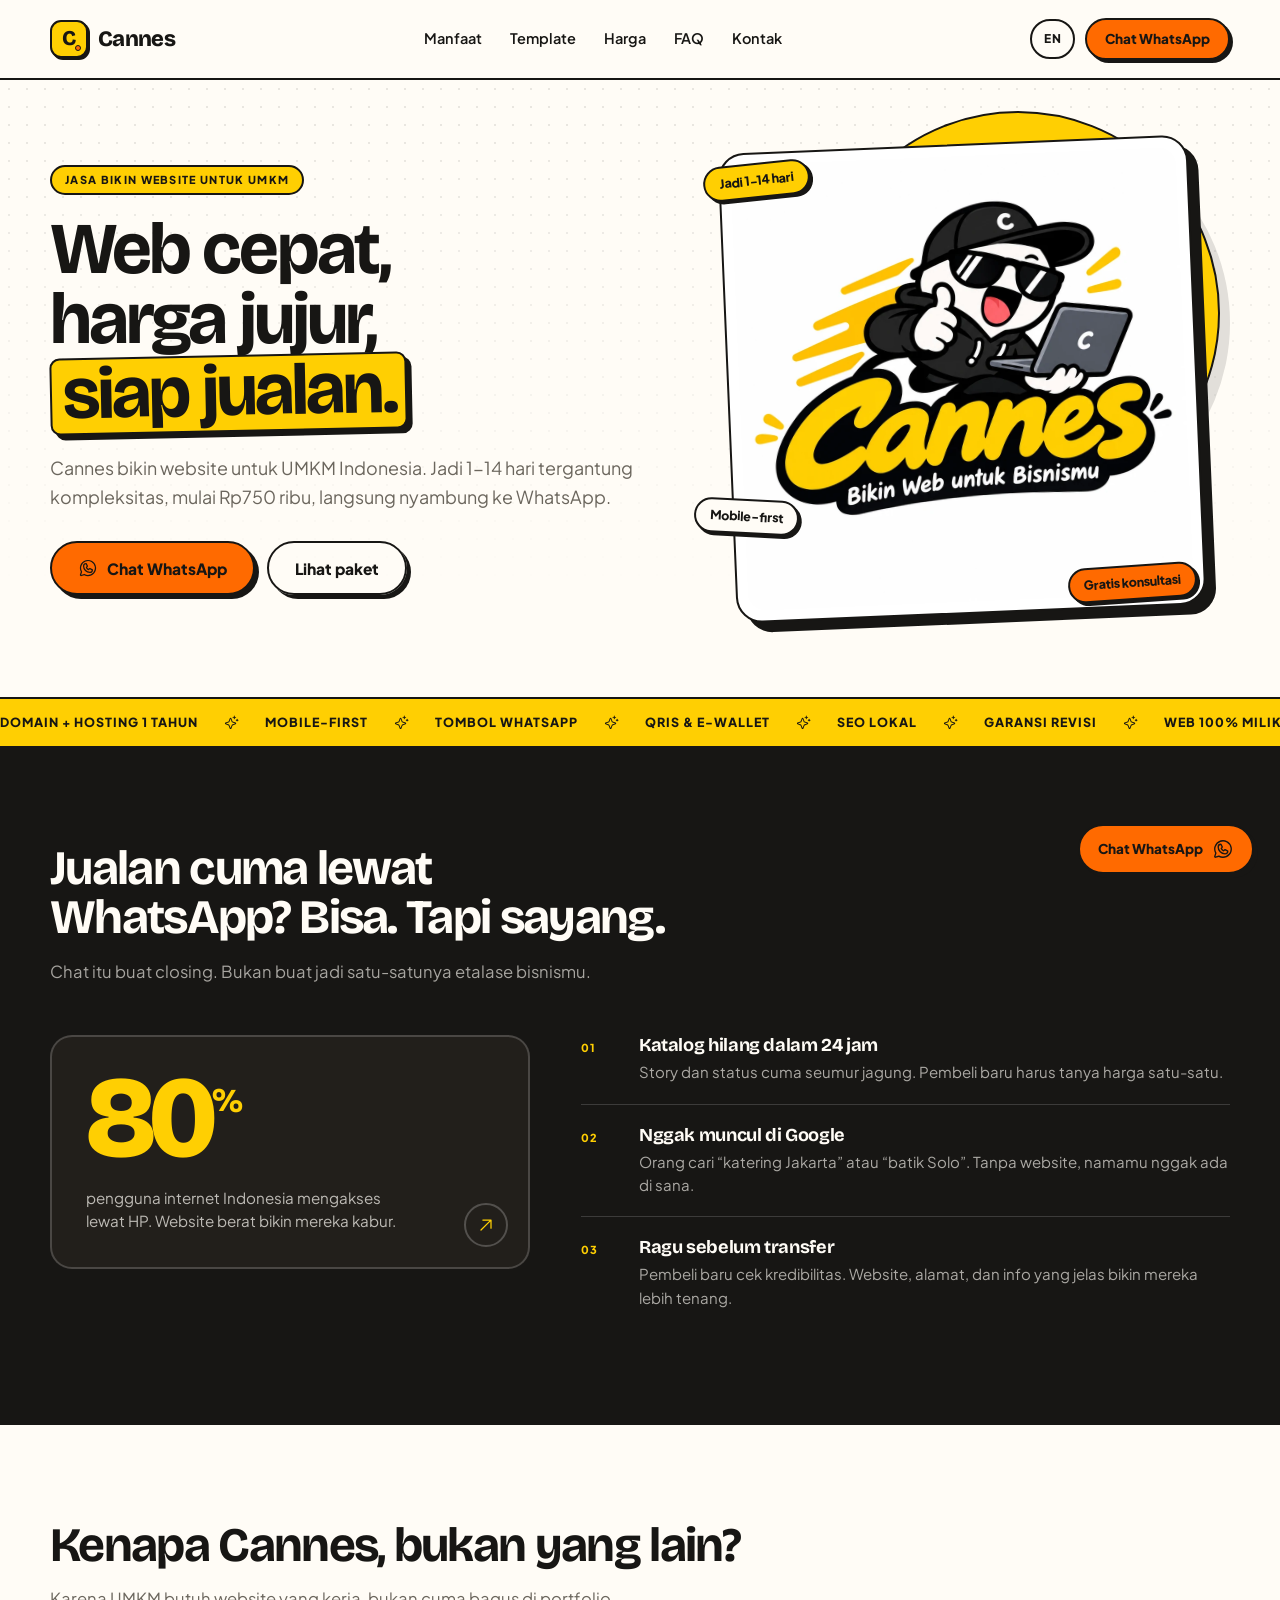
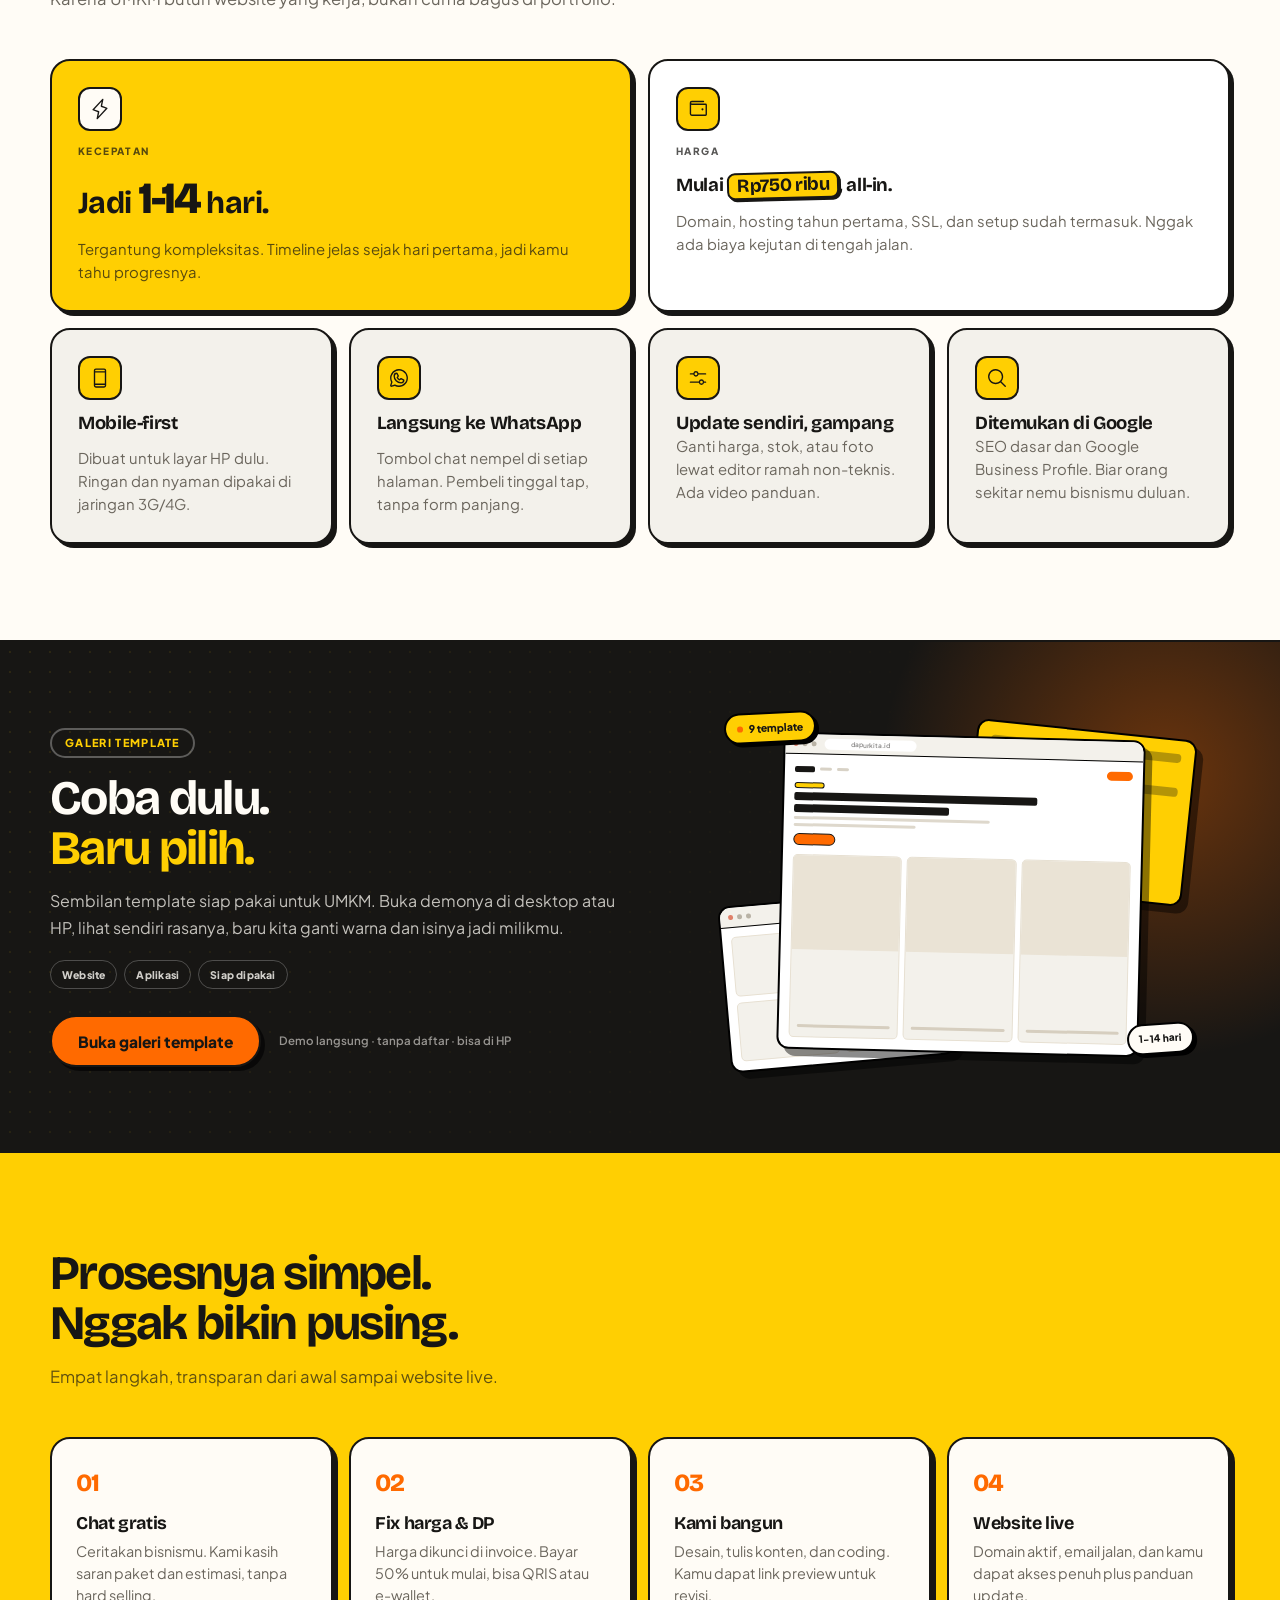
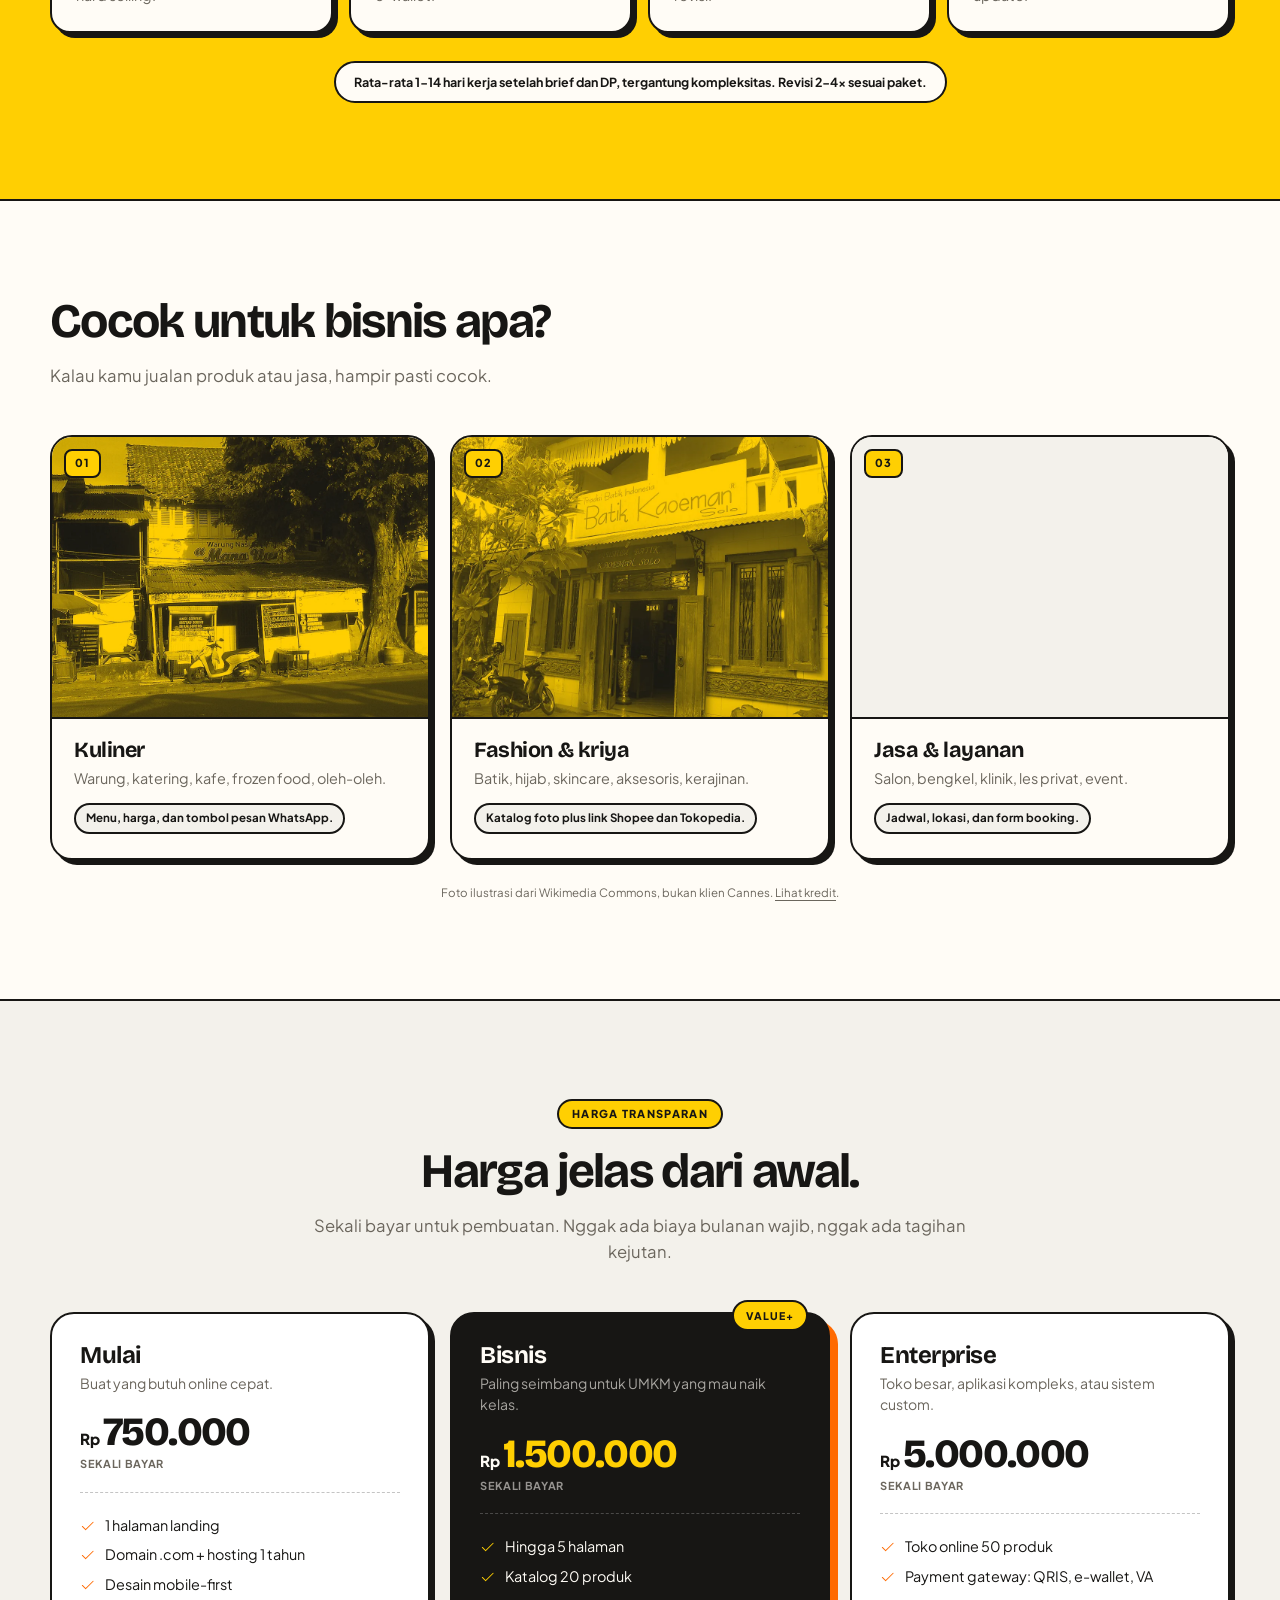
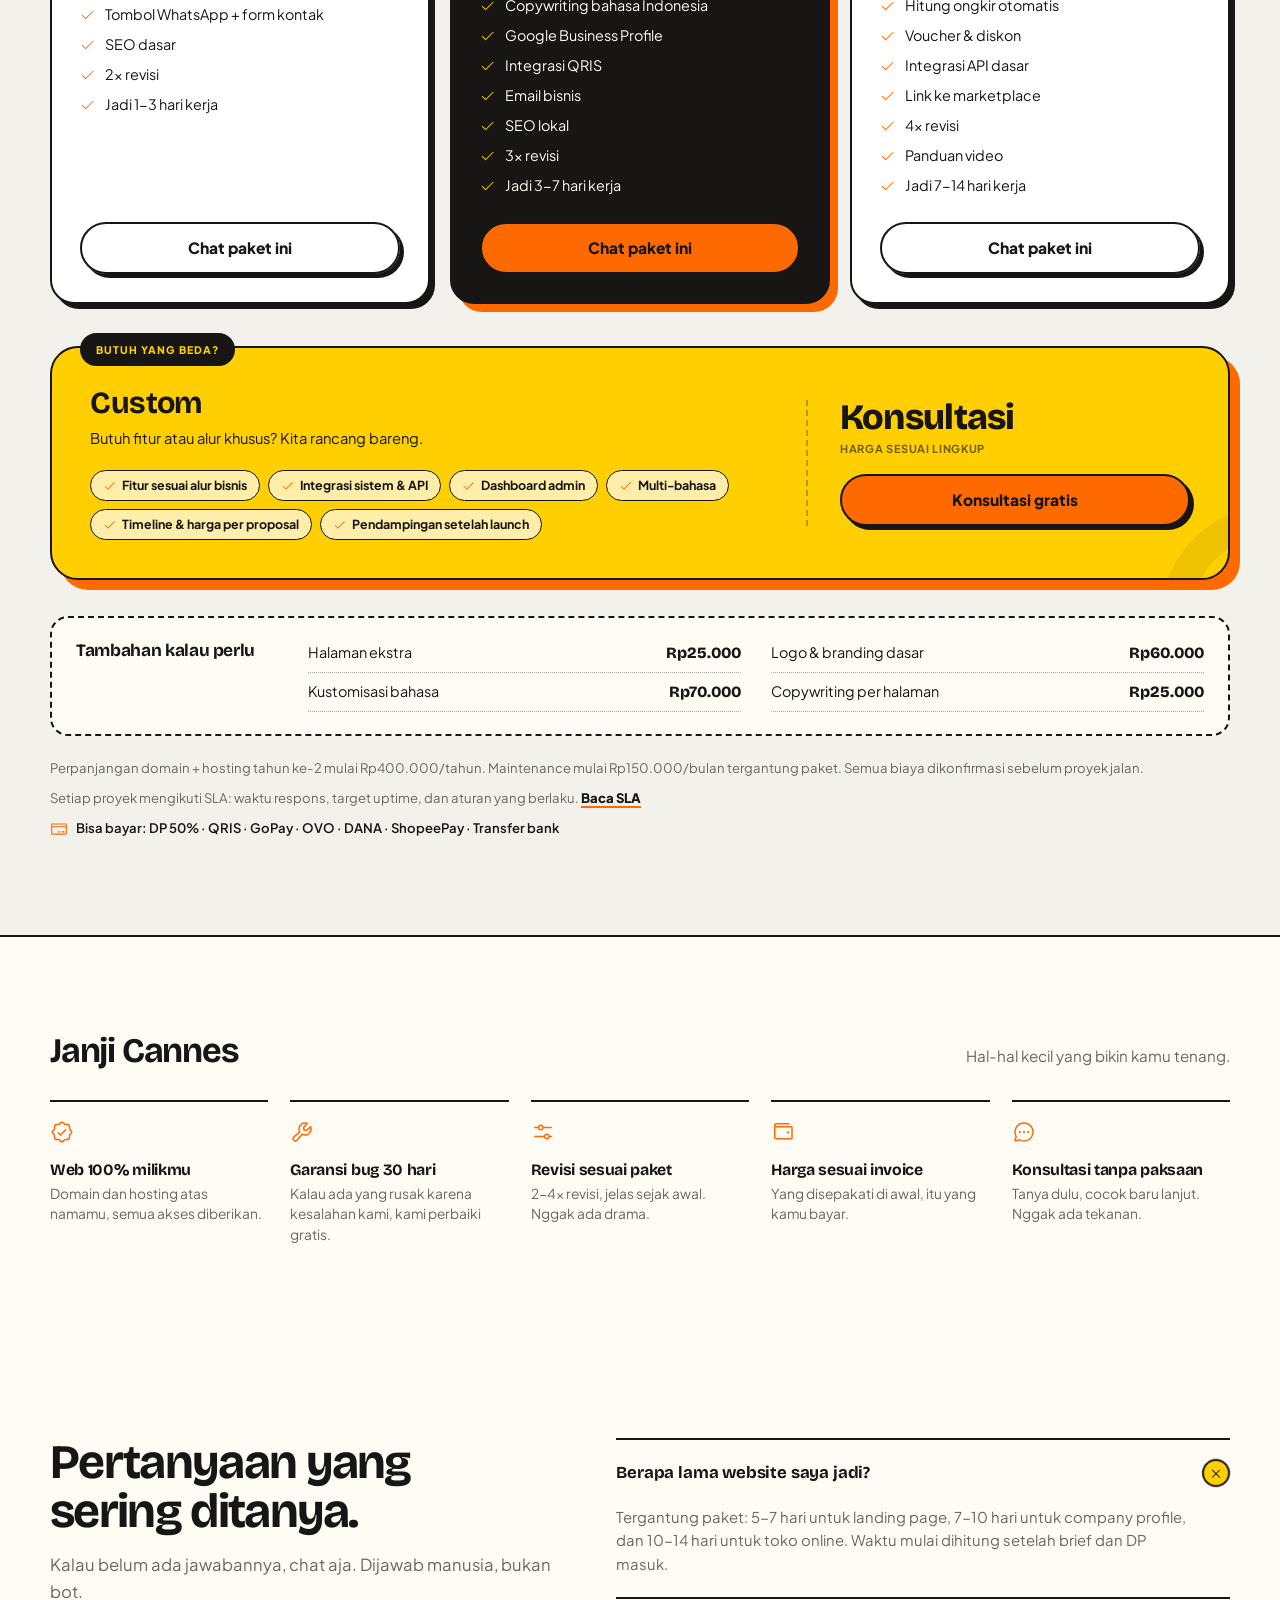
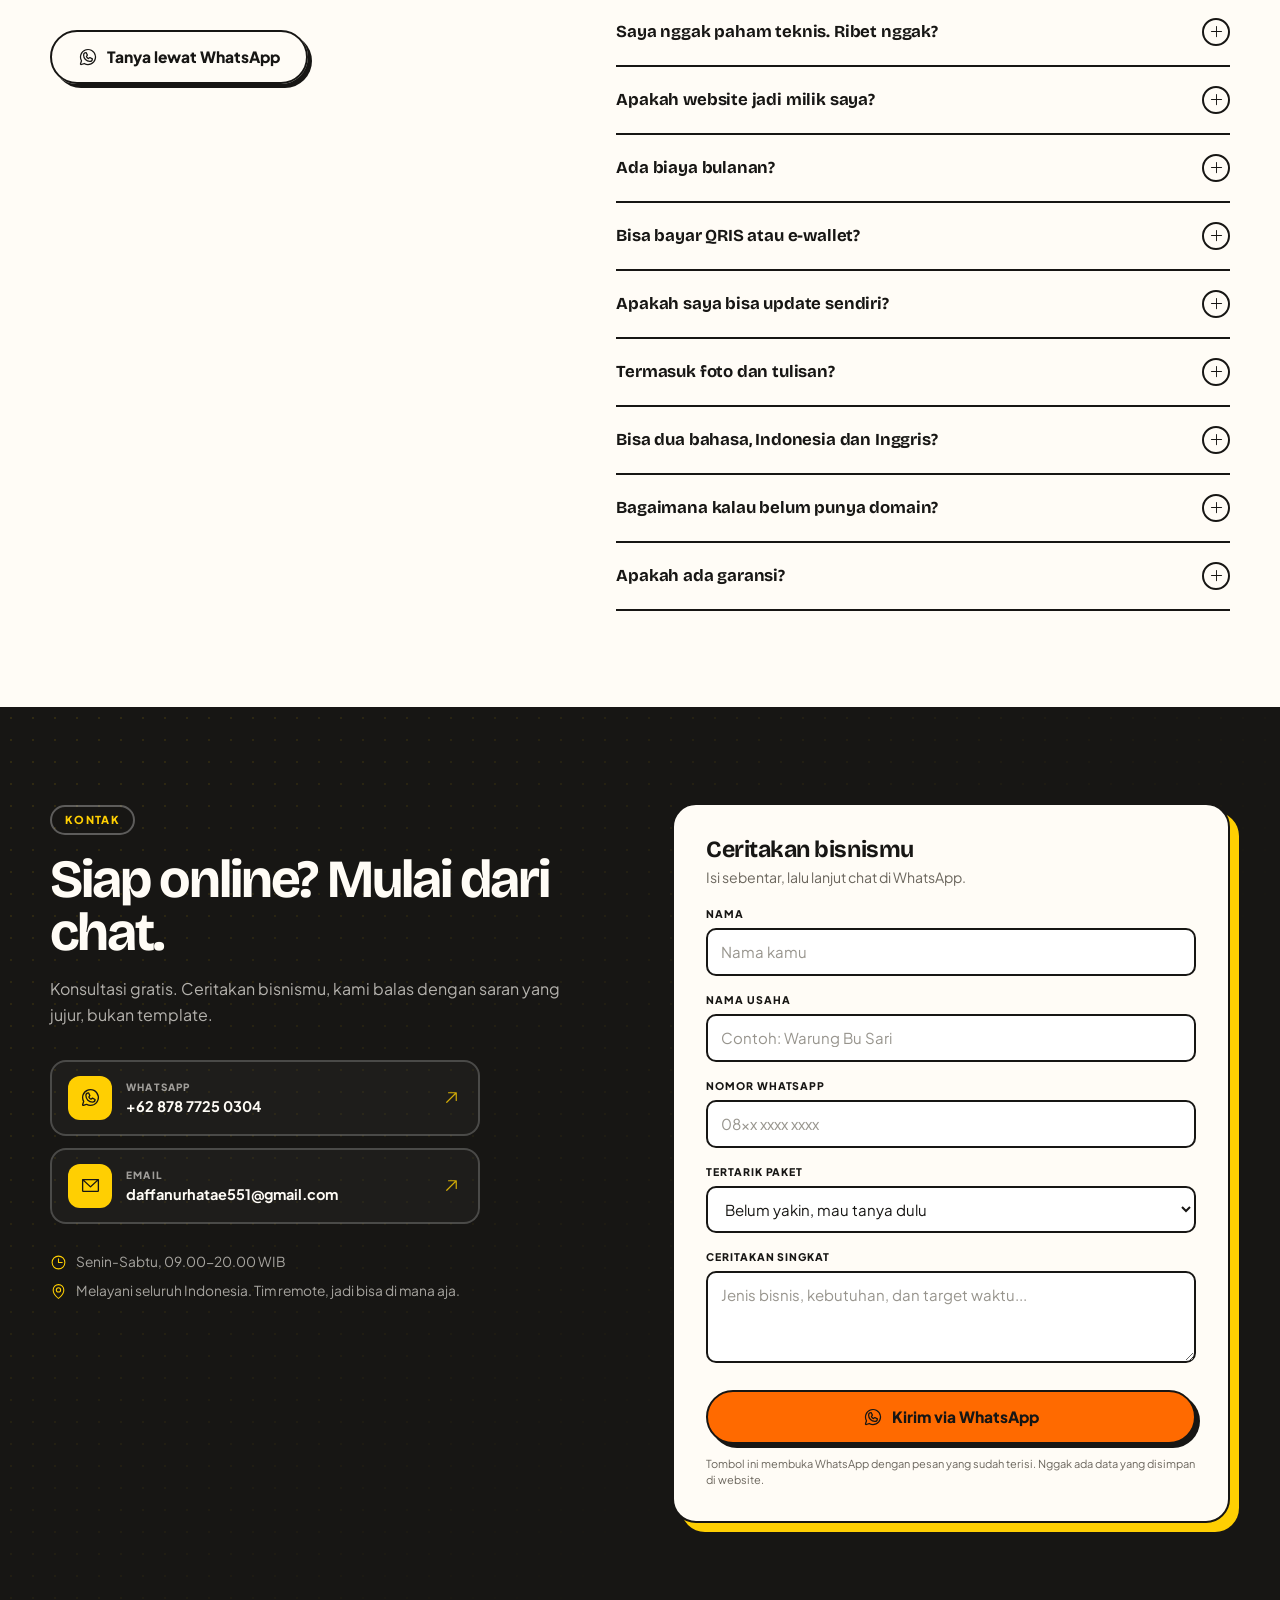
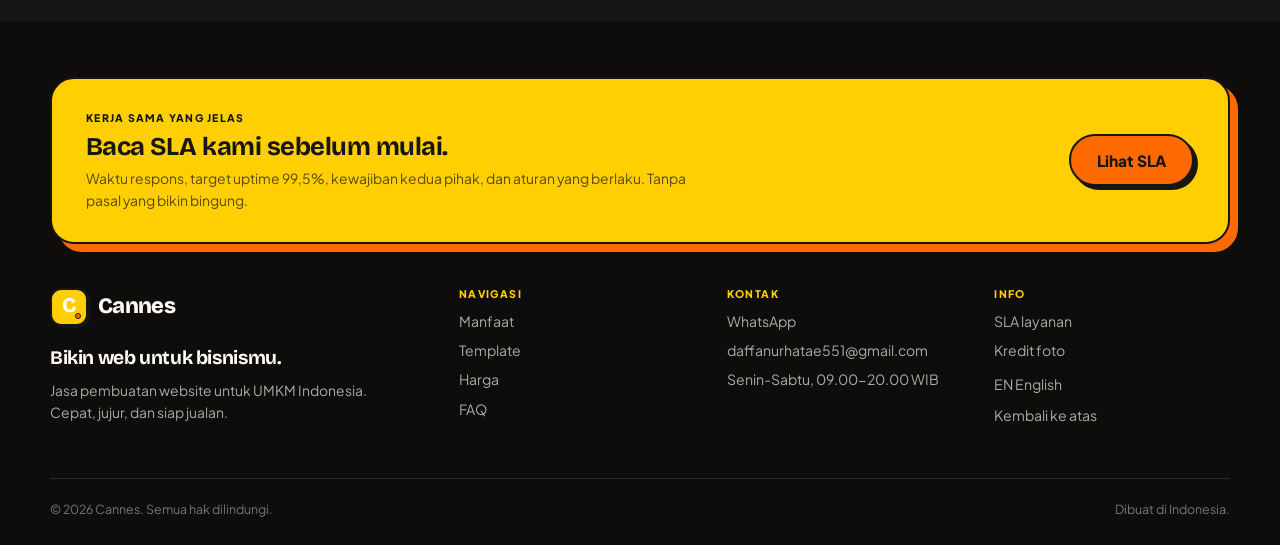
<file: index.html>
<!DOCTYPE html>
<html lang="id">
<head>
  <meta charset="utf-8">
  <meta name="viewport" content="width=device-width, initial-scale=1">
  <meta name="theme-color" content="#FFCF02">

  
  <title data-i18n="meta.title">Cannes - Jasa Bikin Website UMKM | Cepat, Harga Jujur, Siap Jualan</title>
  <meta name="description" content="Jasa pembuatan website untuk UMKM Indonesia. Mulai Rp750 ribu, jadi 1-14 hari tergantung kompleksitas, mobile-first, terhubung WhatsApp dan QRIS. Konsultasi gratis." data-i18n-content="meta.description">
  <link rel="canonical" href="https://cannes.id/">

  <meta property="og:type" content="website">
  <meta property="og:site_name" content="Cannes">
  <meta property="og:title" content="Cannes - Jasa Bikin Website UMKM" data-i18n-content="meta.ogTitle">
  <meta property="og:description" content="Website cepat, harga jujur, siap jualan. Mulai Rp750 ribu, jadi 1-14 hari tergantung kompleksitas." data-i18n-content="meta.ogDescription">
  <meta property="og:image" content="https://cannes.id/assets/img/og-cannes.jpg">
  <meta property="og:url" content="https://cannes.id/">
  <meta property="og:locale" content="id_ID">
  <meta property="og:locale:alternate" content="en_US">
  <meta name="twitter:card" content="summary_large_image">
  <meta name="twitter:title" content="Cannes - Jasa Bikin Website UMKM" data-i18n-content="meta.ogTitle">
  <meta name="twitter:description" content="Website cepat, harga jujur, siap jualan. Mulai Rp750 ribu, jadi 1-14 hari tergantung kompleksitas." data-i18n-content="meta.ogDescription">
  <meta name="twitter:image" content="https://cannes.id/assets/img/og-cannes.jpg">

  <link rel="icon" href="assets/img/favicon.svg" type="image/svg+xml">
  <link rel="apple-touch-icon" href="assets/img/logo-cannes-600.png">

  <link rel="stylesheet" href="assets/css/fonts.css">
  <link rel="stylesheet" href="assets/css/style.css">

  <script type="application/ld+json">
  {
    "@context": "https://schema.org",
    "@type": "ProfessionalService",
    "name": "Cannes",
    "description": "Jasa pembuatan website untuk UMKM Indonesia. Website mobile-first, cepat, terhubung WhatsApp dan pembayaran QRIS.",
    "url": "https://cannes.id/",
    "image": "https://cannes.id/assets/img/og-cannes.jpg",
    "telephone": "+6287877250304",
    "email": "daffanurhatae551@gmail.com",
    "priceRange": "Rp750.000 - Rp5.000.000",
    "areaServed": { "@type": "Country", "name": "Indonesia" },
    "address": { "@type": "PostalAddress", "addressCountry": "ID" },
    "serviceType": [
      "Pembuatan website UMKM",
      "Landing page",
      "Company profile",
      "Toko online",
      "Perawatan website"
    ],
    "hasOfferCatalog": {
      "@type": "OfferCatalog",
      "name": "Paket website Cannes",
      "itemListElement": [
        { "@type": "Offer", "name": "Paket Mulai", "price": "750000", "priceCurrency": "IDR" },
        { "@type": "Offer", "name": "Paket Bisnis", "price": "1500000", "priceCurrency": "IDR" },
        { "@type": "Offer", "name": "Paket Enterprise", "price": "5000000", "priceCurrency": "IDR" }
      ]
    }
  }
  </script>

  <script type="application/ld+json">
  {
    "@context": "https://schema.org",
    "@type": "FAQPage",
    "mainEntity": [
      { "@type": "Question", "name": "Berapa lama website saya jadi?", "acceptedAnswer": { "@type": "Answer", "text": "Tergantung paket: 5-7 hari untuk landing page, 7-10 hari untuk company profile, dan 10-14 hari untuk toko online. Waktu mulai dihitung setelah brief dan DP masuk." } },
      { "@type": "Question", "name": "Saya nggak paham teknis. Ribet nggak?", "acceptedAnswer": { "@type": "Answer", "text": "Nggak. Cukup chat, kirim logo atau foto, dan cerita soal bisnismu. Semua urusan teknis seperti domain, hosting, SSL, dan email kami urus." } },
      { "@type": "Question", "name": "Apakah website jadi milik saya?", "acceptedAnswer": { "@type": "Answer", "text": "Ya, 100%. Domain dan hosting didaftarkan atas nama kamu, dan kamu dapat semua akses." } },
      { "@type": "Question", "name": "Ada biaya bulanan?", "acceptedAnswer": { "@type": "Answer", "text": "Tidak wajib. Pembuatan itu sekali bayar. Yang perlu diperpanjang hanya domain dan hosting, mulai Rp400.000/tahun. Maintenance mulai Rp150.000/bulan tergantung paket, sifatnya opsional." } },
      { "@type": "Question", "name": "Bisa bayar QRIS atau e-wallet?", "acceptedAnswer": { "@type": "Answer", "text": "Bisa. DP 50% untuk mulai, sisanya saat website live. Kami terima QRIS, GoPay, OVO, DANA, ShopeePay, dan transfer bank." } },
      { "@type": "Question", "name": "Apakah saya bisa update sendiri?", "acceptedAnswer": { "@type": "Answer", "text": "Bisa. Kami sediakan editor ramah non-teknis dan video panduan singkat. Kalau mau kami yang update, ada paket maintenance." } },
      { "@type": "Question", "name": "Termasuk foto dan tulisan?", "acceptedAnswer": { "@type": "Answer", "text": "Copywriting termasuk di paket Bisnis dan Enterprise. Untuk foto, kamu bisa kirim stok sendiri atau kami bantu pilihkan foto legal." } },
      { "@type": "Question", "name": "Bisa dua bahasa, Indonesia dan Inggris?", "acceptedAnswer": { "@type": "Answer", "text": "Bisa. Kustomisasi bahasa tersedia sebagai add-on Rp70.000. Cocok kalau kamu mau jangkau pembeli luar negeri." } },
      { "@type": "Question", "name": "Bagaimana kalau belum punya domain?", "acceptedAnswer": { "@type": "Answer", "text": "Kami bantu cek nama, daftarkan, dan setting semuanya. Domain .com sudah termasuk 1 tahun di semua paket." } },
      { "@type": "Question", "name": "Apakah ada garansi?", "acceptedAnswer": { "@type": "Answer", "text": "Ada. Garansi bug 30 hari setelah live dan revisi sesuai paket. Kalau ada yang rusak karena kesalahan kami, kami perbaiki gratis." } }
    ]
  }
  </script>
</head>
<body data-wa-msg="Halo Cannes! Saya mau tanya soal pembuatan website untuk usaha saya.">
  <a class="skip-link" href="#main" data-i18n="a11y.skip">Lewati ke konten</a>

  
  <svg class="icon-sprite" aria-hidden="true" focusable="false" xmlns="http://www.w3.org/2000/svg">
    <symbol id="i-wa" viewBox="0 0 256 256"><path d="M187.58,144.84l-32-16a8,8,0,0,0-8,.5l-14.69,9.8a40.55,40.55,0,0,1-16-16l9.8-14.69a8,8,0,0,0,.5-8l-16-32A8,8,0,0,0,104,64a40,40,0,0,0-40,40,88.1,88.1,0,0,0,88,88,40,40,0,0,0,40-40A8,8,0,0,0,187.58,144.84ZM152,176a72.08,72.08,0,0,1-72-72A24,24,0,0,1,99.29,80.46l11.48,23L101,118a8,8,0,0,0-.73,7.51,56.47,56.47,0,0,0,30.15,30.15A8,8,0,0,0,138,155l14.61-9.74,23,11.48A24,24,0,0,1,152,176ZM128,24A104,104,0,0,0,36.18,176.88L24.83,210.93a16,16,0,0,0,20.24,20.24l34.05-11.35A104,104,0,1,0,128,24Zm0,192a87.87,87.87,0,0,1-44.06-11.81,8,8,0,0,0-6.54-.67L40,216,52.47,178.6a8,8,0,0,0-.66-6.54A88,88,0,1,1,128,216Z"/></symbol>
    <symbol id="i-arrow-right" viewBox="0 0 256 256"><path d="M221.66,133.66l-72,72a8,8,0,0,1-11.32-11.32L196.69,136H40a8,8,0,0,1,0-16H196.69L138.34,61.66a8,8,0,0,1,11.32-11.32l72,72A8,8,0,0,1,221.66,133.66Z"/></symbol>
    <symbol id="i-arrow-up-right" viewBox="0 0 256 256"><path d="M200,64V168a8,8,0,0,1-16,0V83.31L69.66,197.66a8,8,0,0,1-11.32-11.32L172.69,72H88a8,8,0,0,1,0-16H192A8,8,0,0,1,200,64Z"/></symbol>
    <symbol id="i-check" viewBox="0 0 256 256"><path d="M229.66,77.66l-128,128a8,8,0,0,1-11.32,0l-56-56a8,8,0,0,1,11.32-11.32L96,188.69,218.34,66.34a8,8,0,0,1,11.32,11.32Z"/></symbol>
    <symbol id="i-check-circle" viewBox="0 0 256 256"><path d="M173.66,98.34a8,8,0,0,1,0,11.32l-56,56a8,8,0,0,1-11.32,0l-24-24a8,8,0,0,1,11.32-11.32L112,148.69l50.34-50.35A8,8,0,0,1,173.66,98.34ZM232,128A104,104,0,1,1,128,24,104.11,104.11,0,0,1,232,128Zm-16,0a88,88,0,1,0-88,88A88.1,88.1,0,0,0,216,128Z"/></symbol>
    <symbol id="i-lightning" viewBox="0 0 256 256"><path d="M215.79,118.17a8,8,0,0,0-5-5.66L153.18,90.9l14.66-73.33a8,8,0,0,0-13.69-7l-112,120a8,8,0,0,0,3,13l57.63,21.61L88.16,238.43a8,8,0,0,0,13.69,7l112-120A8,8,0,0,0,215.79,118.17ZM109.37,214l10.47-52.38a8,8,0,0,0-5-9.06L62,132.71l84.62-90.66L136.16,94.43a8,8,0,0,0,5,9.06l52.8,19.8Z"/></symbol>
    <symbol id="i-wallet" viewBox="0 0 256 256"><path d="M216,64H56a8,8,0,0,1,0-16H192a8,8,0,0,0,0-16H56A24,24,0,0,0,32,56V184a24,24,0,0,0,24,24H216a16,16,0,0,0,16-16V80A16,16,0,0,0,216,64Zm0,128H56a8,8,0,0,1-8-8V78.63A23.84,23.84,0,0,0,56,80H216Zm-48-60a12,12,0,1,1,12,12A12,12,0,0,1,168,132Z"/></symbol>
    <symbol id="i-mobile" viewBox="0 0 256 256"><path d="M176,16H80A24,24,0,0,0,56,40V216a24,24,0,0,0,24,24h96a24,24,0,0,0,24-24V40A24,24,0,0,0,176,16ZM72,64H184V192H72Zm8-32h96a8,8,0,0,1,8,8v8H72V40A8,8,0,0,1,80,32Zm96,192H80a8,8,0,0,1-8-8v-8H184v8A8,8,0,0,1,176,224Z"/></symbol>
    <symbol id="i-chat" viewBox="0 0 256 256"><path d="M140,128a12,12,0,1,1-12-12A12,12,0,0,1,140,128ZM84,116a12,12,0,1,0,12,12A12,12,0,0,0,84,116Zm88,0a12,12,0,1,0,12,12A12,12,0,0,0,172,116Zm60,12A104,104,0,0,1,79.12,219.82L45.07,231.17a16,16,0,0,1-20.24-20.24l11.35-34.05A104,104,0,1,1,232,128Zm-16,0A88,88,0,1,0,51.81,172.06a8,8,0,0,1,.66,6.54L40,216,77.4,203.53a7.85,7.85,0,0,1,2.53-.42,8,8,0,0,1,4,1.08A88,88,0,0,0,216,128Z"/></symbol>
    <symbol id="i-sliders" viewBox="0 0 256 256"><path d="M40,88H73a32,32,0,0,0,62,0h81a8,8,0,0,0,0-16H135a32,32,0,0,0-62,0H40a8,8,0,0,0,0,16Zm64-24A16,16,0,1,1,88,80,16,16,0,0,1,104,64ZM216,168H199a32,32,0,0,0-62,0H40a8,8,0,0,0,0,16h97a32,32,0,0,0,62,0h17a8,8,0,0,0,0-16Zm-48,24a16,16,0,1,1,16-16A16,16,0,0,1,168,192Z"/></symbol>
    <symbol id="i-search" viewBox="0 0 256 256"><path d="M229.66,218.34l-50.07-50.06a88.11,88.11,0,1,0-11.31,11.31l50.06,50.07a8,8,0,0,0,11.32-11.32ZM40,112a72,72,0,1,1,72,72A72.08,72.08,0,0,1,40,112Z"/></symbol>
    <symbol id="i-wrench" viewBox="0 0 256 256"><path d="M226.76,69a8,8,0,0,0-12.84-2.88l-40.3,37.19-17.23-3.7-3.7-17.23,37.19-40.3A8,8,0,0,0,187,29.24,72,72,0,0,0,88,96,72.34,72.34,0,0,0,94,124.94L33.79,177c-.15.12-.29.26-.43.39a32,32,0,0,0,45.26,45.26c.13-.13.27-.28.39-.42L131.06,162A72,72,0,0,0,232,96,71.56,71.56,0,0,0,226.76,69ZM160,152a56.14,56.14,0,0,1-27.07-7,8,8,0,0,0-9.92,1.77L67.11,211.51a16,16,0,0,1-22.62-22.62L109.18,133a8,8,0,0,0,1.77-9.93,56,56,0,0,1,58.36-82.31l-31.2,33.81a8,8,0,0,0-1.94,7.1L141.83,108a8,8,0,0,0,6.14,6.14l26.35,5.66a8,8,0,0,0,7.1-1.94l33.81-31.2A56.06,56.06,0,0,1,160,152Z"/></symbol>
    <symbol id="i-envelope" viewBox="0 0 256 256"><path d="M224,48H32a8,8,0,0,0-8,8V192a16,16,0,0,0,16,16H216a16,16,0,0,0,16-16V56A8,8,0,0,0,224,48ZM203.43,64,128,133.15,52.57,64ZM216,192H40V74.19l82.59,75.71a8,8,0,0,0,10.82,0L216,74.19V192Z"/></symbol>
    <symbol id="i-clock" viewBox="0 0 256 256"><path d="M128,24A104,104,0,1,0,232,128,104.11,104.11,0,0,0,128,24Zm0,192a88,88,0,1,1,88-88A88.1,88.1,0,0,1,128,216Zm64-88a8,8,0,0,1-8,8H128a8,8,0,0,1-8-8V72a8,8,0,0,1,16,0v48h48A8,8,0,0,1,192,128Z"/></symbol>
    <symbol id="i-pin" viewBox="0 0 256 256"><path d="M128,64a40,40,0,1,0,40,40A40,40,0,0,0,128,64Zm0,64a24,24,0,1,1,24-24A24,24,0,0,1,128,128Zm0-112a88.1,88.1,0,0,0-88,88c0,31.4,14.51,64.68,42,96.25a254.19,254.19,0,0,0,41.45,38.3,8,8,0,0,0,9.18,0A254.19,254.19,0,0,0,174,200.25c27.45-31.57,42-64.85,42-96.25A88.1,88.1,0,0,0,128,16Zm0,206c-16.53-13-72-60.75-72-118a72,72,0,0,1,144,0C200,161.23,144.53,209,128,222Z"/></symbol>
    <symbol id="i-seal" viewBox="0 0 256 256"><path d="M225.86,102.82c-3.77-3.94-7.67-8-9.14-11.57-1.36-3.27-1.44-8.69-1.52-13.94-.15-9.76-.31-20.82-8-28.51s-18.75-7.85-28.51-8c-5.25-.08-10.67-.16-13.94-1.52-3.56-1.47-7.63-5.37-11.57-9.14C146.28,23.51,138.44,16,128,16s-18.27,7.51-25.18,14.14c-3.94,3.77-8,7.67-11.57,9.14C88,40.64,82.56,40.72,77.31,40.8c-9.76.15-20.82.31-28.51,8S41,67.55,40.8,77.31c-.08,5.25-.16,10.67-1.52,13.94-1.47,3.56-5.37,7.63-9.14,11.57C23.51,109.72,16,117.56,16,128s7.51,18.27,14.14,25.18c3.77,3.94,7.67,8,9.14,11.57,1.36,3.27,1.44,8.69,1.52,13.94.15,9.76.31,20.82,8,28.51s18.75,7.85,28.51,8c5.25.08,10.67.16,13.94,1.52,3.56,1.47,7.63,5.37,11.57,9.14C109.72,232.49,117.56,240,128,240s18.27-7.51,25.18-14.14c3.94-3.77,8-7.67,11.57-9.14,3.27-1.36,8.69-1.44,13.94-1.52,9.76-.15,20.82-.31,28.51-8s7.85-18.75,8-28.51c.08-5.25.16-10.67,1.52-13.94,1.47-3.56,5.37-7.63,9.14-11.57C232.49,146.28,240,138.44,240,128S232.49,109.73,225.86,102.82Zm-11.55,39.29c-4.79,5-9.75,10.17-12.38,16.52-2.52,6.1-2.63,13.07-2.73,19.82-.1,7-.21,14.33-3.32,17.43s-10.39,3.22-17.43,3.32c-6.75.1-13.72.21-19.82,2.73-6.35,2.63-11.52,7.59-16.52,12.38S132,224,128,224s-9.15-4.92-14.11-9.69-10.17-9.75-16.52-12.38c-6.1-2.52-13.07-2.63-19.82-2.73-7-.1-14.33-.21-17.43-3.32s-3.22-10.39-3.32-17.43c-.1-6.75-.21-13.72-2.73-19.82-2.63-6.35-7.59-11.52-12.38-16.52S32,132,32,128s4.92-9.15,9.69-14.11,9.75-10.17,12.38-16.52c2.52-6.1,2.63-13.07,2.73-19.82.1-7,.21-14.33,3.32-17.43S70.51,56.9,77.55,56.8c6.75-.1,13.72-.21,19.82-2.73,6.35-2.63,11.52-7.59,16.52-12.38S124,32,128,32s9.15,4.92,14.11,9.69,10.17,9.75,16.52,12.38c6.1,2.52,13.07,2.63,19.82,2.73,7,.1,14.33.21,17.43,3.32s3.22,10.39,3.32,17.43c.1,6.75.21,13.72,2.73,19.82,2.63,6.35,7.59,11.52,12.38,16.52S224,124,224,128,219.08,137.15,214.31,142.11ZM173.66,98.34a8,8,0,0,1,0,11.32l-56,56a8,8,0,0,1-11.32,0l-24-24a8,8,0,0,1,11.32-11.32L112,148.69l50.34-50.35A8,8,0,0,1,173.66,98.34Z"/></symbol>
    <symbol id="i-sparkle" viewBox="0 0 256 256"><path d="M197.58,129.06,146,110l-19-51.62a15.92,15.92,0,0,0-29.88,0L78,110l-51.62,19a15.92,15.92,0,0,0,0,29.88L78,178l19,51.62a15.92,15.92,0,0,0,29.88,0L146,178l51.62-19a15.92,15.92,0,0,0,0-29.88ZM137,164.22a8,8,0,0,0-4.74,4.74L112,223.85,91.78,169A8,8,0,0,0,87,164.22L32.15,144,87,123.78A8,8,0,0,0,91.78,119L112,64.15,132.22,119a8,8,0,0,0,4.74,4.74L191.85,144ZM144,40a8,8,0,0,1,8-8h16V16a8,8,0,0,1,16,0V32h16a8,8,0,0,1,0,16H184V64a8,8,0,0,1-16,0V48H152A8,8,0,0,1,144,40ZM248,88a8,8,0,0,1-8,8h-8v8a8,8,0,0,1-16,0V96h-8a8,8,0,0,1,0-16h8V72a8,8,0,0,1,16,0v8h8A8,8,0,0,1,248,88Z"/></symbol>
    <symbol id="i-card" viewBox="0 0 256 256"><path d="M224,48H32A16,16,0,0,0,16,64V192a16,16,0,0,0,16,16H224a16,16,0,0,0,16-16V64A16,16,0,0,0,224,48Zm0,16V88H32V64Zm0,128H32V104H224v88Zm-16-24a8,8,0,0,1-8,8H168a8,8,0,0,1,0-16h32A8,8,0,0,1,208,168Zm-64,0a8,8,0,0,1-8,8H120a8,8,0,0,1,0-16h16A8,8,0,0,1,144,168Z"/></symbol>
    <symbol id="i-store" viewBox="0 0 256 256"><path d="M232,96a7.89,7.89,0,0,0-.3-2.2L217.35,43.6A16.07,16.07,0,0,0,202,32H54A16.07,16.07,0,0,0,38.65,43.6L24.31,93.8A7.89,7.89,0,0,0,24,96h0v16a40,40,0,0,0,16,32v72a8,8,0,0,0,8,8H208a8,8,0,0,0,8-8V144a40,40,0,0,0,16-32V96ZM54,48H202l11.42,40H42.61Zm50,56h48v8a24,24,0,0,1-48,0Zm-16,0v8a24,24,0,0,1-35.12,21.26,7.88,7.88,0,0,0-1.82-1.06A24,24,0,0,1,40,112v-8ZM200,208H56V151.2a40.57,40.57,0,0,0,8,.8,40,40,0,0,0,32-16,40,40,0,0,0,64,0,40,40,0,0,0,32,16,40.57,40.57,0,0,0,8-.8Zm4.93-75.8a8.08,8.08,0,0,0-1.8,1.05A24,24,0,0,1,168,112v-8h48v8A24,24,0,0,1,204.93,132.2Z"/></symbol>
    <symbol id="i-brush" viewBox="0 0 256 256"><path d="M232,32a8,8,0,0,0-8-8c-44.08,0-89.31,49.71-114.43,82.63A60,60,0,0,0,32,164c0,30.88-19.54,44.73-20.47,45.37A8,8,0,0,0,16,224H92a60,60,0,0,0,57.37-77.57C182.3,121.31,232,76.08,232,32ZM92,208H34.63C41.38,198.41,48,183.92,48,164a44,44,0,1,1,44,44Zm32.42-94.45q5.14-6.66,10.09-12.55A76.23,76.23,0,0,1,155,121.49q-5.9,4.94-12.55,10.09A60.54,60.54,0,0,0,124.42,113.55Zm42.7-2.68a92.57,92.57,0,0,0-22-22c31.78-34.53,55.75-45,69.9-47.91C212.17,55.12,201.65,79.09,167.12,110.87Z"/></symbol>
    <symbol id="i-rocket" viewBox="0 0 256 256"><path d="M223.85,47.12a16,16,0,0,0-15-15c-12.58-.75-44.73.4-71.41,27.07L132.69,64H74.36A15.91,15.91,0,0,0,63,68.68L28.7,103a16,16,0,0,0,9.07,27.16l38.47,5.37,44.21,44.21,5.37,38.49a15.94,15.94,0,0,0,10.78,12.92,16.11,16.11,0,0,0,5.1.83A15.91,15.91,0,0,0,153,227.3L187.32,193A15.91,15.91,0,0,0,192,181.64V123.31l4.77-4.77C223.45,91.86,224.6,59.71,223.85,47.12ZM74.36,80h42.33L77.16,119.52,40,114.34Zm74.41-9.45a76.65,76.65,0,0,1,59.11-22.47,76.46,76.46,0,0,1-22.42,59.16L128,164.68,91.32,128ZM176,181.64,141.67,216l-5.19-37.17L176,139.31Zm-74.16,9.5C97.34,201,82.29,224,40,224a8,8,0,0,1-8-8c0-42.29,23-57.34,32.86-61.85a8,8,0,0,1,6.64,14.56c-6.43,2.93-20.62,12.36-23.12,38.91,26.55-2.5,36-16.69,38.91-23.12a8,8,0,1,1,14.56,6.64Z"/></symbol>
    <symbol id="i-plus" viewBox="0 0 256 256"><path d="M224,128a8,8,0,0,1-8,8H136v80a8,8,0,0,1-16,0V136H40a8,8,0,0,1,0-16h80V40a8,8,0,0,1,16,0v80h80A8,8,0,0,1,224,128Z"/></symbol>
  </svg>

  <div id="top" aria-hidden="true"></div>
  <div id="top-sentinel" aria-hidden="true"></div>

  <header class="site-header">
    <div class="container header-inner">
      <a class="brand" href="#top" aria-label="Cannes - beranda">
        <span class="brand-mark" aria-hidden="true">C<span class="brand-dot"></span></span>
        <span class="brand-word">Cannes</span>
      </a>

      <nav class="nav" aria-label="Navigasi utama" data-i18n-aria="nav.aria">
        <a href="#manfaat" data-i18n="nav.why">Manfaat</a>
        <a href="templates.html" data-i18n="nav.templates">Template</a>
        <a href="#harga" data-i18n="nav.pricing">Harga</a>
        <a href="#faq" data-i18n="nav.faq">FAQ</a>
        <a href="#kontak" data-i18n="nav.contact">Kontak</a>
      </nav>

      <div class="header-actions">
        <button class="lang-btn" type="button" data-lang-toggle aria-label="Ganti ke bahasa Inggris" data-i18n-aria="a11y.langToggle">
          <span data-lang-label>EN</span>
        </button>
        <a class="btn btn--primary btn--sm header-cta" href="https://wa.me/6287877250304" data-wa data-i18n="nav.cta">Chat WhatsApp</a>
        <button class="burger" type="button" id="burger" aria-expanded="false" aria-controls="mobile-menu" aria-label="Buka menu" data-i18n-aria="a11y.openMenu">
          <span></span><span></span><span></span>
        </button>
      </div>
    </div>
  </header>

  <div class="mobile-menu" id="mobile-menu" aria-hidden="true">
    <div class="mobile-menu__inner">
      <nav class="mobile-nav" aria-label="Navigasi seluler" data-i18n-aria="nav.ariaMobile">
        <a href="#manfaat"><span data-i18n="nav.why">Manfaat</span><svg class="icon" aria-hidden="true"><use href="#i-arrow-right"></use></svg></a>
        <a href="templates.html"><span data-i18n="nav.templates">Template</span><svg class="icon" aria-hidden="true"><use href="#i-arrow-right"></use></svg></a>
        <a href="#harga"><span data-i18n="nav.pricing">Harga</span><svg class="icon" aria-hidden="true"><use href="#i-arrow-right"></use></svg></a>
        <a href="#faq"><span data-i18n="nav.faq">FAQ</span><svg class="icon" aria-hidden="true"><use href="#i-arrow-right"></use></svg></a>
        <a href="#kontak"><span data-i18n="nav.contact">Kontak</span><svg class="icon" aria-hidden="true"><use href="#i-arrow-right"></use></svg></a>
      </nav>
      <a class="btn btn--primary btn--block" href="https://wa.me/6287877250304" data-wa data-i18n="nav.cta">Chat WhatsApp</a>
      <div class="mobile-menu__meta">
        <a href="mailto:daffanurhatae551@gmail.com">
          <svg class="icon" aria-hidden="true"><use href="#i-envelope"></use></svg>
          daffanurhatae551@gmail.com
        </a>
        <p data-i18n="contact.hours">Senin-Sabtu, 09.00-20.00 WIB</p>
      </div>
    </div>
  </div>

  <main id="main">
    
    <section class="hero">
      <div class="hero-pattern" aria-hidden="true"></div>
      <div class="container hero-inner">
        <div class="hero-copy">
          <p class="eyebrow hero-eyebrow" data-i18n="hero.eyebrow">Jasa bikin website untuk UMKM</p>
          <h1 class="hero-title" data-i18n="hero.title">Web cepat,<br>harga jujur,<br><span class="mark">siap jualan.</span></h1>
          <p class="hero-sub" data-i18n="hero.sub">Cannes bikin website untuk UMKM Indonesia. Jadi 1-14 hari tergantung kompleksitas, mulai Rp750 ribu, langsung nyambung ke WhatsApp.</p>
          <div class="hero-cta">
            <a class="btn btn--primary" href="https://wa.me/6287877250304" data-wa>
              <svg class="icon" aria-hidden="true"><use href="#i-wa"></use></svg>
              <span data-i18n="hero.cta1">Chat WhatsApp</span>
            </a>
            <a class="btn btn--ghost" href="#harga" data-i18n="hero.cta2">Lihat paket</a>
          </div>
        </div>

        <div class="hero-art">
          <div class="hero-sun" aria-hidden="true"></div>
          <div class="logo-card">
            <picture>
              <source srcset="assets/img/logo-cannes.webp" type="image/webp">
              <img src="assets/img/logo-cannes-600.png" alt="Maskot Cannes dengan laptop dan tulisan Bikin Web untuk Bisnismu" data-i18n-alt="hero.alt" width="600" height="600" fetchpriority="high">
            </picture>
          </div>
          <span class="sticker sticker--1" data-i18n="hero.sticker1">Jadi 1-14 hari</span>
          <span class="sticker sticker--2" data-i18n="hero.sticker2">Mobile-first</span>
          <span class="sticker sticker--3" data-i18n="hero.sticker3">Gratis konsultasi</span>
        </div>
      </div>
    </section>

    
    <div class="marquee" aria-label="Keunggulan Cannes" data-i18n-aria="marquee.aria">
      <div class="marquee__track">
        <span class="marquee__group">
          <span data-i18n="marquee.1">Domain + hosting 1 tahun</span>
          <svg class="icon marquee__star" aria-hidden="true"><use href="#i-sparkle"></use></svg>
          <span data-i18n="marquee.2">Mobile-first</span>
          <svg class="icon marquee__star" aria-hidden="true"><use href="#i-sparkle"></use></svg>
          <span data-i18n="marquee.3">Tombol WhatsApp</span>
          <svg class="icon marquee__star" aria-hidden="true"><use href="#i-sparkle"></use></svg>
          <span data-i18n="marquee.4">QRIS &amp; e-wallet</span>
          <svg class="icon marquee__star" aria-hidden="true"><use href="#i-sparkle"></use></svg>
          <span data-i18n="marquee.5">SEO lokal</span>
          <svg class="icon marquee__star" aria-hidden="true"><use href="#i-sparkle"></use></svg>
          <span data-i18n="marquee.6">Garansi revisi</span>
          <svg class="icon marquee__star" aria-hidden="true"><use href="#i-sparkle"></use></svg>
          <span data-i18n="marquee.7">Web 100% milikmu</span>
          <svg class="icon marquee__star" aria-hidden="true"><use href="#i-sparkle"></use></svg>
          <span data-i18n="marquee.8">UMKM naik kelas</span>
          <svg class="icon marquee__star" aria-hidden="true"><use href="#i-sparkle"></use></svg>
          <span data-i18n="marquee.9">Siap closing</span>
          <svg class="icon marquee__star" aria-hidden="true"><use href="#i-sparkle"></use></svg>
          <span data-i18n="marquee.10">Katalog online</span>
          <svg class="icon marquee__star" aria-hidden="true"><use href="#i-sparkle"></use></svg>
          <span data-i18n="marquee.11">Google Business</span>
          <svg class="icon marquee__star" aria-hidden="true"><use href="#i-sparkle"></use></svg>
          <span data-i18n="marquee.12">Copywriting jualan</span>
          <svg class="icon marquee__star" aria-hidden="true"><use href="#i-sparkle"></use></svg>
          <span data-i18n="marquee.13">Repeat order</span>
          <svg class="icon marquee__star" aria-hidden="true"><use href="#i-sparkle"></use></svg>
        </span>
        <span class="marquee__group" aria-hidden="true">
          <span data-i18n="marquee.1">Domain + hosting 1 tahun</span>
          <svg class="icon marquee__star" aria-hidden="true"><use href="#i-sparkle"></use></svg>
          <span data-i18n="marquee.2">Mobile-first</span>
          <svg class="icon marquee__star" aria-hidden="true"><use href="#i-sparkle"></use></svg>
          <span data-i18n="marquee.3">Tombol WhatsApp</span>
          <svg class="icon marquee__star" aria-hidden="true"><use href="#i-sparkle"></use></svg>
          <span data-i18n="marquee.4">QRIS &amp; e-wallet</span>
          <svg class="icon marquee__star" aria-hidden="true"><use href="#i-sparkle"></use></svg>
          <span data-i18n="marquee.5">SEO lokal</span>
          <svg class="icon marquee__star" aria-hidden="true"><use href="#i-sparkle"></use></svg>
          <span data-i18n="marquee.6">Garansi revisi</span>
          <svg class="icon marquee__star" aria-hidden="true"><use href="#i-sparkle"></use></svg>
          <span data-i18n="marquee.7">Web 100% milikmu</span>
          <svg class="icon marquee__star" aria-hidden="true"><use href="#i-sparkle"></use></svg>
          <span data-i18n="marquee.8">UMKM naik kelas</span>
          <svg class="icon marquee__star" aria-hidden="true"><use href="#i-sparkle"></use></svg>
          <span data-i18n="marquee.9">Siap closing</span>
          <svg class="icon marquee__star" aria-hidden="true"><use href="#i-sparkle"></use></svg>
          <span data-i18n="marquee.10">Katalog online</span>
          <svg class="icon marquee__star" aria-hidden="true"><use href="#i-sparkle"></use></svg>
          <span data-i18n="marquee.11">Google Business</span>
          <svg class="icon marquee__star" aria-hidden="true"><use href="#i-sparkle"></use></svg>
          <span data-i18n="marquee.12">Copywriting jualan</span>
          <svg class="icon marquee__star" aria-hidden="true"><use href="#i-sparkle"></use></svg>
          <span data-i18n="marquee.13">Repeat order</span>
          <svg class="icon marquee__star" aria-hidden="true"><use href="#i-sparkle"></use></svg>
        </span>
      </div>
    </div>

    
    <section class="section reality" id="manfaat">
      <div class="container">
        <div class="reality-head">
          <h2 class="section-title" data-i18n="reality.title">Jualan cuma lewat WhatsApp? Bisa. Tapi sayang.</h2>
          <p class="section-sub" data-i18n="reality.sub">Chat itu buat closing. Bukan buat jadi satu-satunya etalase bisnismu.</p>
        </div>

        <div class="reality-grid">
          <div class="reality-stat">
            <div class="stat-line">
              <span class="stat-number" data-count="80">80</span><span class="stat-pct">%</span>
            </div>
            <p class="stat-caption" data-i18n="reality.statLabel">pengguna internet Indonesia mengakses lewat HP. Website berat bikin mereka kabur.</p>
            <div class="stat-arrow" aria-hidden="true">
              <svg class="icon"><use href="#i-arrow-up-right"></use></svg>
            </div>
          </div>

          <div class="reality-points">
            <article class="reality-point">
              <span class="point-num">01</span>
              <div>
                <h3 data-i18n="reality.p1t">Katalog hilang dalam 24 jam</h3>
                <p data-i18n="reality.p1d">Story dan status cuma seumur jagung. Pembeli baru harus tanya harga satu-satu.</p>
              </div>
            </article>
            <article class="reality-point">
              <span class="point-num">02</span>
              <div>
                <h3 data-i18n="reality.p2t">Nggak muncul di Google</h3>
                <p data-i18n="reality.p2d">Orang cari “katering Jakarta” atau “batik Solo”. Tanpa website, namamu nggak ada di sana.</p>
              </div>
            </article>
            <article class="reality-point">
              <span class="point-num">03</span>
              <div>
                <h3 data-i18n="reality.p3t">Ragu sebelum transfer</h3>
                <p data-i18n="reality.p3d">Pembeli baru cek kredibilitas. Website, alamat, dan info yang jelas bikin mereka lebih tenang.</p>
              </div>
            </article>
          </div>
        </div>
      </div>
    </section>

    
    <section class="section benefits">
      <div class="container">
        <div class="section-head">
          <h2 class="section-title" data-i18n="bento.title">Kenapa Cannes, bukan yang lain?</h2>
          <p class="section-sub" data-i18n="bento.sub">Karena UMKM butuh website yang kerja, bukan cuma bagus di portfolio.</p>
        </div>

        <div class="bento">
          <article class="bento-cell bento-a">
            <div class="bento-icon"><svg class="icon" aria-hidden="true"><use href="#i-lightning"></use></svg></div>
            <span class="bento-kicker" data-i18n="bento.aTag">Kecepatan</span>
            <h3 class="bento-a-title" data-i18n="bento.aTitle">Jadi <span class="bento-big">1-14</span> hari.</h3>
            <p data-i18n="bento.aBody">Tergantung kompleksitas. Timeline jelas sejak hari pertama, jadi kamu tahu progresnya.</p>
          </article>

          <article class="bento-cell bento-b">
            <div class="bento-icon"><svg class="icon" aria-hidden="true"><use href="#i-wallet"></use></svg></div>
            <span class="bento-kicker" data-i18n="bento.bTag">Harga</span>
            <h3 class="bento-b-title" data-i18n="bento.bTitle">Mulai <span class="bento-price">Rp750 ribu</span>, all-in.</h3>
            <p data-i18n="bento.bBody">Domain, hosting tahun pertama, SSL, dan setup sudah termasuk. Nggak ada biaya kejutan di tengah jalan.</p>
          </article>

          <article class="bento-cell bento-c">
            <div class="bento-icon"><svg class="icon" aria-hidden="true"><use href="#i-mobile"></use></svg></div>
            <h3 data-i18n="bento.cTitle">Mobile-first</h3>
            <p data-i18n="bento.cBody">Dibuat untuk layar HP dulu. Ringan dan nyaman dipakai di jaringan 3G/4G.</p>
          </article>

          <article class="bento-cell bento-d">
            <div class="bento-icon"><svg class="icon" aria-hidden="true"><use href="#i-wa"></use></svg></div>
            <h3 data-i18n="bento.dTitle">Langsung ke WhatsApp</h3>
            <p data-i18n="bento.dBody">Tombol chat nempel di setiap halaman. Pembeli tinggal tap, tanpa form panjang.</p>
          </article>

          <article class="bento-cell bento-e">
            <div class="bento-icon"><svg class="icon" aria-hidden="true"><use href="#i-sliders"></use></svg></div>
            <div>
              <h3 data-i18n="bento.eTitle">Update sendiri, gampang</h3>
              <p data-i18n="bento.eBody">Ganti harga, stok, atau foto lewat editor ramah non-teknis. Ada video panduan.</p>
            </div>
          </article>

          <article class="bento-cell bento-f">
            <div class="bento-icon"><svg class="icon" aria-hidden="true"><use href="#i-search"></use></svg></div>
            <div>
              <h3 data-i18n="bento.fTitle">Ditemukan di Google</h3>
              <p data-i18n="bento.fBody">SEO dasar dan Google Business Profile. Biar orang sekitar nemu bisnismu duluan.</p>
            </div>
          </article>
        </div>
      </div>
    </section>

    
    <section class="section tpl-teaser" id="template" aria-labelledby="tpl-teaser-title">
      <div class="container tpl-teaser__inner">
        <div class="tpl-teaser__copy">
          <p class="eyebrow eyebrow--dark" data-i18n="teaser.eyebrow">Galeri template</p>
          <h2 class="section-title tpl-teaser__title" id="tpl-teaser-title" data-i18n="teaser.title">Coba dulu.<br><span>Baru pilih.</span></h2>
          <p class="tpl-teaser__lead" data-i18n="teaser.sub">Sembilan template siap pakai untuk UMKM. Buka demonya di desktop atau HP, lihat sendiri rasanya, baru kita ganti warna dan isinya jadi milikmu.</p>
          <ul class="tpl-teaser__tags">
            <li data-i18n="teaser.tag1">Website</li>
            <li data-i18n="teaser.tag2">Aplikasi</li>
            <li data-i18n="teaser.tag3">Siap dipakai</li>
          </ul>
          <div class="tpl-teaser__actions">
            <a class="btn btn--primary" href="templates.html" data-i18n="teaser.cta">Buka galeri template</a>
            <span class="tpl-teaser__note" data-i18n="teaser.note">Demo langsung · tanpa daftar · bisa di HP</span>
          </div>
        </div>

        <div class="tpl-teaser__art" aria-hidden="true">
          <span class="tpl-teaser__badge"><i></i><span data-i18n="teaser.badge">9 template</span></span>

          <div class="tpl-teaser__device tpl-teaser__device--back">
            <span class="tpl-teaser__line"></span>
            <span class="tpl-teaser__line short"></span>
            <span class="tpl-teaser__line"></span>
          </div>

          <div class="tpl-teaser__device tpl-teaser__device--mid">
            <span class="tpl-teaser__bar"><i></i><i></i><i></i></span>
            <span class="tpl-teaser__mini-grid"><i></i><i></i><i></i><i></i></span>
          </div>

          <div class="tpl-teaser__device tpl-teaser__device--front">
            <span class="tpl-teaser__bar"><i></i><i></i><i></i><b>dapurkita.id</b></span>
            <div class="tpl-teaser__site">
              <div class="tpl-teaser__site-nav"><b></b><i></i><i></i><em></em></div>
              <div class="tpl-teaser__site-hero">
                <span class="tpl-teaser__pill"></span>
                <b></b>
                <b class="short"></b>
                <i></i>
                <i class="short"></i>
                <span class="tpl-teaser__cta"></span>
              </div>
              <div class="tpl-teaser__site-grid"><i></i><i></i><i></i></div>
            </div>
          </div>

          <span class="tpl-teaser__float" data-i18n="teaser.float">1-14 hari</span>
        </div>
      </div>
    </section>

    
    <section class="section process">
      <div class="container">
        <div class="section-head">
          <h2 class="section-title" data-i18n="process.title">Prosesnya simpel. Nggak bikin pusing.</h2>
          <p class="section-sub" data-i18n="process.sub">Empat langkah, transparan dari awal sampai website live.</p>
        </div>

        <ol class="steps">
          <li class="step">
            <span class="step-num">01</span>
            <h3 data-i18n="step1.title">Chat gratis</h3>
            <p data-i18n="step1.body">Ceritakan bisnismu. Kami kasih saran paket dan estimasi, tanpa hard selling.</p>
          </li>
          <li class="step">
            <span class="step-num">02</span>
            <h3 data-i18n="step2.title">Fix harga &amp; DP</h3>
            <p data-i18n="step2.body">Harga dikunci di invoice. Bayar 50% untuk mulai, bisa QRIS atau e-wallet.</p>
          </li>
          <li class="step">
            <span class="step-num">03</span>
            <h3 data-i18n="step3.title">Kami bangun</h3>
            <p data-i18n="step3.body">Desain, tulis konten, dan coding. Kamu dapat link preview untuk revisi.</p>
          </li>
          <li class="step">
            <span class="step-num">04</span>
            <h3 data-i18n="step4.title">Website live</h3>
            <p data-i18n="step4.body">Domain aktif, email jalan, dan kamu dapat akses penuh plus panduan update.</p>
          </li>
        </ol>

        <p class="process-note" data-i18n="process.note">Rata-rata 1-14 hari kerja setelah brief dan DP, tergantung kompleksitas. Revisi 2-4x sesuai paket.</p>
      </div>
    </section>

    
    <section class="section types">
      <div class="container">
        <div class="section-head">
          <h2 class="section-title" data-i18n="types.title">Cocok untuk bisnis apa?</h2>
          <p class="section-sub" data-i18n="types.sub">Kalau kamu jualan produk atau jasa, hampir pasti cocok.</p>
        </div>

        <div class="type-grid">
          <article class="type-card">
            <div class="type-media">
              <img src="assets/img/bisnis-kuliner.webp" alt="Warung nasi goreng di Indonesia" data-i18n-alt="types.alt1" width="900" height="675" loading="lazy" decoding="async">
              <span class="type-index">01</span>
            </div>
            <div class="type-body">
              <h3 data-i18n="type1.title">Kuliner</h3>
              <p class="type-examples" data-i18n="type1.examples">Warung, katering, kafe, frozen food, oleh-oleh.</p>
              <p class="type-note" data-i18n="type1.note">Menu, harga, dan tombol pesan WhatsApp.</p>
            </div>
          </article>

          <article class="type-card">
            <div class="type-media">
              <img src="assets/img/bisnis-fashion.webp" alt="Toko batik di Solo, Indonesia" data-i18n-alt="types.alt2" width="900" height="675" loading="lazy" decoding="async">
              <span class="type-index">02</span>
            </div>
            <div class="type-body">
              <h3 data-i18n="type2.title">Fashion &amp; kriya</h3>
              <p class="type-examples" data-i18n="type2.examples">Batik, hijab, skincare, aksesoris, kerajinan.</p>
              <p class="type-note" data-i18n="type2.note">Katalog foto plus link Shopee dan Tokopedia.</p>
            </div>
          </article>

          <article class="type-card">
            <div class="type-media">
              <img src="assets/img/bisnis-jasa.webp" alt="Barbershop di Palembang, Indonesia" data-i18n-alt="types.alt3" width="900" height="675" loading="lazy" decoding="async">
              <span class="type-index">03</span>
            </div>
            <div class="type-body">
              <h3 data-i18n="type3.title">Jasa &amp; layanan</h3>
              <p class="type-examples" data-i18n="type3.examples">Salon, bengkel, klinik, les privat, event.</p>
              <p class="type-note" data-i18n="type3.note">Jadwal, lokasi, dan form booking.</p>
            </div>
          </article>
        </div>

        <p class="type-disclaimer" data-i18n="types.disclaimer">Foto ilustrasi dari Wikimedia Commons, bukan klien Cannes. <a href="credits.html">Lihat kredit</a>.</p>
      </div>
    </section>

    
    <section class="section pricing" id="harga">
      <div class="container">
        <div class="section-head pricing-head">
          <p class="eyebrow" data-i18n="pricing.eyebrow">Harga transparan</p>
          <h2 class="section-title" data-i18n="pricing.title">Harga jelas dari awal.</h2>
          <p class="section-sub" data-i18n="pricing.sub">Sekali bayar untuk pembuatan. Nggak ada biaya bulanan wajib, nggak ada tagihan kejutan.</p>
        </div>

        <div class="price-grid">
          <article class="price-card">
            <div class="price-top">
              <h3 data-i18n="pkg1.name">Mulai</h3>
              <p class="price-desc" data-i18n="pkg1.desc">Buat yang butuh online cepat.</p>
            </div>
            <div class="price-amount">
              <span class="price-currency">Rp</span><span class="price-value" data-i18n="pkg1.price">750.000</span>
              <span class="price-period" data-i18n="pkg1.period">sekali bayar</span>
            </div>
            <ul class="price-features">
              <li><svg class="icon" aria-hidden="true"><use href="#i-check"></use></svg><span data-i18n="pkg1.f1">1 halaman landing</span></li>
              <li><svg class="icon" aria-hidden="true"><use href="#i-check"></use></svg><span data-i18n="pkg1.f2">Domain .com + hosting 1 tahun</span></li>
              <li><svg class="icon" aria-hidden="true"><use href="#i-check"></use></svg><span data-i18n="pkg1.f3">Desain mobile-first</span></li>
              <li><svg class="icon" aria-hidden="true"><use href="#i-check"></use></svg><span data-i18n="pkg1.f4">Tombol WhatsApp + form kontak</span></li>
              <li><svg class="icon" aria-hidden="true"><use href="#i-check"></use></svg><span data-i18n="pkg1.f5">SEO dasar</span></li>
              <li><svg class="icon" aria-hidden="true"><use href="#i-check"></use></svg><span data-i18n="pkg1.f6">2x revisi</span></li>
              <li><svg class="icon" aria-hidden="true"><use href="#i-check"></use></svg><span data-i18n="pkg1.f7">Jadi 1-3 hari kerja</span></li>
            </ul>
            <a class="btn btn--ghost btn--block" href="https://wa.me/6287877250304" data-wa data-wa-plan="plan1" data-i18n="pkg1.cta">Chat paket ini</a>
          </article>

          <article class="price-card price-card--featured">
            <span class="price-badge" data-i18n="pkg2.badge">Value+</span>
            <div class="price-top">
              <h3 data-i18n="pkg2.name">Bisnis</h3>
              <p class="price-desc" data-i18n="pkg2.desc">Paling seimbang untuk UMKM yang mau naik kelas.</p>
            </div>
            <div class="price-amount">
              <span class="price-currency">Rp</span><span class="price-value" data-i18n="pkg2.price">1.500.000</span>
              <span class="price-period" data-i18n="pkg1.period">sekali bayar</span>
            </div>
            <ul class="price-features">
              <li><svg class="icon" aria-hidden="true"><use href="#i-check"></use></svg><span data-i18n="pkg2.f1">Hingga 5 halaman</span></li>
              <li><svg class="icon" aria-hidden="true"><use href="#i-check"></use></svg><span data-i18n="pkg2.f2">Katalog 20 produk</span></li>
              <li><svg class="icon" aria-hidden="true"><use href="#i-check"></use></svg><span data-i18n="pkg2.f3">Copywriting bahasa Indonesia</span></li>
              <li><svg class="icon" aria-hidden="true"><use href="#i-check"></use></svg><span data-i18n="pkg2.f4">Google Business Profile</span></li>
              <li><svg class="icon" aria-hidden="true"><use href="#i-check"></use></svg><span data-i18n="pkg2.f5">Integrasi QRIS</span></li>
              <li><svg class="icon" aria-hidden="true"><use href="#i-check"></use></svg><span data-i18n="pkg2.f6">Email bisnis</span></li>
              <li><svg class="icon" aria-hidden="true"><use href="#i-check"></use></svg><span data-i18n="pkg2.f7">SEO lokal</span></li>
              <li><svg class="icon" aria-hidden="true"><use href="#i-check"></use></svg><span data-i18n="pkg2.f8">3x revisi</span></li>
              <li><svg class="icon" aria-hidden="true"><use href="#i-check"></use></svg><span data-i18n="pkg2.f9">Jadi 3-7 hari kerja</span></li>
            </ul>
            <a class="btn btn--primary btn--block" href="https://wa.me/6287877250304" data-wa data-wa-plan="plan2" data-i18n="pkg2.cta">Chat paket ini</a>
          </article>

          <article class="price-card">
            <div class="price-top">
              <h3 data-i18n="pkg3.name">Enterprise</h3>
              <p class="price-desc" data-i18n="pkg3.desc">Toko besar, aplikasi kompleks, atau sistem custom.</p>
            </div>
            <div class="price-amount">
              <span class="price-currency">Rp</span><span class="price-value" data-i18n="pkg3.price">5.000.000</span>
              <span class="price-period" data-i18n="pkg1.period">sekali bayar</span>
            </div>
            <ul class="price-features">
              <li><svg class="icon" aria-hidden="true"><use href="#i-check"></use></svg><span data-i18n="pkg3.f1">Toko online 50 produk</span></li>
              <li><svg class="icon" aria-hidden="true"><use href="#i-check"></use></svg><span data-i18n="pkg3.f2">Payment gateway: QRIS, e-wallet, VA</span></li>
              <li><svg class="icon" aria-hidden="true"><use href="#i-check"></use></svg><span data-i18n="pkg3.f3">Hitung ongkir otomatis</span></li>
              <li><svg class="icon" aria-hidden="true"><use href="#i-check"></use></svg><span data-i18n="pkg3.f4">Voucher &amp; diskon</span></li>
              <li><svg class="icon" aria-hidden="true"><use href="#i-check"></use></svg><span data-i18n="pkg3.f5">Integrasi API dasar</span></li>
              <li><svg class="icon" aria-hidden="true"><use href="#i-check"></use></svg><span data-i18n="pkg3.f6">Link ke marketplace</span></li>
              <li><svg class="icon" aria-hidden="true"><use href="#i-check"></use></svg><span data-i18n="pkg3.f7">4x revisi</span></li>
              <li><svg class="icon" aria-hidden="true"><use href="#i-check"></use></svg><span data-i18n="pkg3.f8">Panduan video</span></li>
              <li><svg class="icon" aria-hidden="true"><use href="#i-check"></use></svg><span data-i18n="pkg3.f9">Jadi 7-14 hari kerja</span></li>
            </ul>
            <a class="btn btn--ghost btn--block" href="https://wa.me/6287877250304" data-wa data-wa-plan="plan3" data-i18n="pkg3.cta">Chat paket ini</a>
          </article>
        </div>

        <article class="price-custom">
          <span class="price-custom-badge" data-i18n="pkg4.badge">Butuh yang beda?</span>
          <div class="price-custom-main">
            <h3 data-i18n="pkg4.name">Custom</h3>
            <p class="price-custom-desc" data-i18n="pkg4.desc">Butuh fitur atau alur khusus? Kita rancang bareng.</p>
            <ul class="price-custom-features">
              <li><svg class="icon" aria-hidden="true"><use href="#i-check"></use></svg><span data-i18n="pkg4.f1">Fitur sesuai alur bisnis</span></li>
              <li><svg class="icon" aria-hidden="true"><use href="#i-check"></use></svg><span data-i18n="pkg4.f2">Integrasi sistem &amp; API</span></li>
              <li><svg class="icon" aria-hidden="true"><use href="#i-check"></use></svg><span data-i18n="pkg4.f3">Dashboard admin</span></li>
              <li><svg class="icon" aria-hidden="true"><use href="#i-check"></use></svg><span data-i18n="pkg4.f4">Multi-bahasa</span></li>
              <li><svg class="icon" aria-hidden="true"><use href="#i-check"></use></svg><span data-i18n="pkg4.f5">Timeline &amp; harga per proposal</span></li>
              <li><svg class="icon" aria-hidden="true"><use href="#i-check"></use></svg><span data-i18n="pkg4.f6">Pendampingan setelah launch</span></li>
            </ul>
          </div>
          <div class="price-custom-side">
            <div class="price-custom-price">
              <span class="price-value price-value--text" data-i18n="pkg4.price">Konsultasi</span>
              <span class="price-period" data-i18n="pkg4.period">harga sesuai lingkup</span>
            </div>
            <a class="btn btn--primary btn--block" href="https://wa.me/6287877250304" data-wa data-wa-plan="plan4" data-i18n="pkg4.cta">Konsultasi gratis</a>
          </div>
        </article>

        <div class="extras">
          <div class="extras-head">
            <h3 data-i18n="pricing.addonTitle">Tambahan kalau perlu</h3>
          </div>
          <ul class="extras-list">
            <li><span data-i18n="addon1.name">Halaman ekstra</span><b data-i18n="addon1.price">Rp25.000</b></li>
            <li><span data-i18n="addon2.name">Logo &amp; branding dasar</span><b data-i18n="addon2.price">Rp60.000</b></li>
            <li><span data-i18n="addon3.name">Kustomisasi bahasa</span><b data-i18n="addon3.price">Rp70.000</b></li>
            <li><span data-i18n="addon4.name">Copywriting per halaman</span><b data-i18n="addon4.price">Rp25.000</b></li>
          </ul>
        </div>

        <div class="price-fineprint">
          <p data-i18n="pricing.renewal">Perpanjangan domain + hosting tahun ke-2 mulai Rp400.000/tahun. Maintenance mulai Rp150.000/bulan tergantung paket. Semua biaya dikonfirmasi sebelum proyek jalan.</p>
          <p class="price-sla"><span data-i18n="pricing.sla">Setiap proyek mengikuti SLA: waktu respons, target uptime, dan aturan yang berlaku.</span> <a href="sla.html" data-i18n="pricing.slaLink">Baca SLA</a></p>
          <p class="pay-line">
            <svg class="icon" aria-hidden="true"><use href="#i-card"></use></svg>
            <span data-i18n="pricing.pay">Bisa bayar: DP 50% · QRIS · GoPay · OVO · DANA · ShopeePay · Transfer bank</span>
          </p>
        </div>
      </div>
    </section>

    
    <section class="section promises">
      <div class="container">
        <div class="promises-head">
          <h2 class="section-title section-title--sm" data-i18n="promise.title">Janji Cannes</h2>
          <p data-i18n="promise.sub">Hal-hal kecil yang bikin kamu tenang.</p>
        </div>
        <div class="promise-grid">
          <article class="promise">
            <svg class="icon" aria-hidden="true"><use href="#i-seal"></use></svg>
            <h3 data-i18n="promise1.t">Web 100% milikmu</h3>
            <p data-i18n="promise1.d">Domain dan hosting atas namamu, semua akses diberikan.</p>
          </article>
          <article class="promise">
            <svg class="icon" aria-hidden="true"><use href="#i-wrench"></use></svg>
            <h3 data-i18n="promise2.t">Garansi bug 30 hari</h3>
            <p data-i18n="promise2.d">Kalau ada yang rusak karena kesalahan kami, kami perbaiki gratis.</p>
          </article>
          <article class="promise">
            <svg class="icon" aria-hidden="true"><use href="#i-sliders"></use></svg>
            <h3 data-i18n="promise3.t">Revisi sesuai paket</h3>
            <p data-i18n="promise3.d">2-4x revisi, jelas sejak awal. Nggak ada drama.</p>
          </article>
          <article class="promise">
            <svg class="icon" aria-hidden="true"><use href="#i-wallet"></use></svg>
            <h3 data-i18n="promise4.t">Harga sesuai invoice</h3>
            <p data-i18n="promise4.d">Yang disepakati di awal, itu yang kamu bayar.</p>
          </article>
          <article class="promise">
            <svg class="icon" aria-hidden="true"><use href="#i-chat"></use></svg>
            <h3 data-i18n="promise5.t">Konsultasi tanpa paksaan</h3>
            <p data-i18n="promise5.d">Tanya dulu, cocok baru lanjut. Nggak ada tekanan.</p>
          </article>
        </div>
      </div>
    </section>

    
    <section class="section faq" id="faq">
      <div class="container faq-grid">
        <div class="faq-intro">
          <h2 class="section-title" data-i18n="faq.title">Pertanyaan yang sering ditanya.</h2>
          <p class="section-sub" data-i18n="faq.sub">Kalau belum ada jawabannya, chat aja. Dijawab manusia, bukan bot.</p>
          <a class="btn btn--ghost" href="https://wa.me/6287877250304" data-wa>
            <svg class="icon" aria-hidden="true"><use href="#i-wa"></use></svg>
            <span data-i18n="faq.cta">Tanya lewat WhatsApp</span>
          </a>
        </div>

        <div class="faq-list" id="faq-list">
          <div class="faq-item is-open">
            <h3><button class="faq-q" type="button" aria-expanded="true" aria-controls="faq-a1" id="faq-q1"><span data-i18n="q1">Berapa lama website saya jadi?</span><span class="faq-icon" aria-hidden="true"><svg class="icon"><use href="#i-plus"></use></svg></span></button></h3>
            <div class="faq-a" id="faq-a1" role="region" aria-labelledby="faq-q1"><div class="faq-a-inner"><p data-i18n="a1">Tergantung paket: 5-7 hari untuk landing page, 7-10 hari untuk company profile, dan 10-14 hari untuk toko online. Waktu mulai dihitung setelah brief dan DP masuk.</p></div></div>
          </div>
          <div class="faq-item">
            <h3><button class="faq-q" type="button" aria-expanded="false" aria-controls="faq-a2" id="faq-q2"><span data-i18n="q2">Saya nggak paham teknis. Ribet nggak?</span><span class="faq-icon" aria-hidden="true"><svg class="icon"><use href="#i-plus"></use></svg></span></button></h3>
            <div class="faq-a" id="faq-a2" role="region" aria-labelledby="faq-q2"><div class="faq-a-inner"><p data-i18n="a2">Nggak. Cukup chat, kirim logo atau foto, dan cerita soal bisnismu. Semua urusan teknis seperti domain, hosting, SSL, dan email kami urus.</p></div></div>
          </div>
          <div class="faq-item">
            <h3><button class="faq-q" type="button" aria-expanded="false" aria-controls="faq-a3" id="faq-q3"><span data-i18n="q3">Apakah website jadi milik saya?</span><span class="faq-icon" aria-hidden="true"><svg class="icon"><use href="#i-plus"></use></svg></span></button></h3>
            <div class="faq-a" id="faq-a3" role="region" aria-labelledby="faq-q3"><div class="faq-a-inner"><p data-i18n="a3">Ya, 100%. Domain dan hosting didaftarkan atas nama kamu, dan kamu dapat semua akses.</p></div></div>
          </div>
          <div class="faq-item">
            <h3><button class="faq-q" type="button" aria-expanded="false" aria-controls="faq-a4" id="faq-q4"><span data-i18n="q4">Ada biaya bulanan?</span><span class="faq-icon" aria-hidden="true"><svg class="icon"><use href="#i-plus"></use></svg></span></button></h3>
            <div class="faq-a" id="faq-a4" role="region" aria-labelledby="faq-q4"><div class="faq-a-inner"><p data-i18n="a4">Tidak wajib. Pembuatan itu sekali bayar. Yang perlu diperpanjang hanya domain dan hosting, mulai Rp400.000/tahun. Maintenance mulai Rp150.000/bulan tergantung paket, sifatnya opsional.</p></div></div>
          </div>
          <div class="faq-item">
            <h3><button class="faq-q" type="button" aria-expanded="false" aria-controls="faq-a5" id="faq-q5"><span data-i18n="q5">Bisa bayar QRIS atau e-wallet?</span><span class="faq-icon" aria-hidden="true"><svg class="icon"><use href="#i-plus"></use></svg></span></button></h3>
            <div class="faq-a" id="faq-a5" role="region" aria-labelledby="faq-q5"><div class="faq-a-inner"><p data-i18n="a5">Bisa. DP 50% untuk mulai, sisanya saat website live. Kami terima QRIS, GoPay, OVO, DANA, ShopeePay, dan transfer bank.</p></div></div>
          </div>
          <div class="faq-item">
            <h3><button class="faq-q" type="button" aria-expanded="false" aria-controls="faq-a6" id="faq-q6"><span data-i18n="q6">Apakah saya bisa update sendiri?</span><span class="faq-icon" aria-hidden="true"><svg class="icon"><use href="#i-plus"></use></svg></span></button></h3>
            <div class="faq-a" id="faq-a6" role="region" aria-labelledby="faq-q6"><div class="faq-a-inner"><p data-i18n="a6">Bisa. Kami sediakan editor ramah non-teknis dan video panduan singkat. Kalau mau kami yang update, ada paket maintenance.</p></div></div>
          </div>
          <div class="faq-item">
            <h3><button class="faq-q" type="button" aria-expanded="false" aria-controls="faq-a7" id="faq-q7"><span data-i18n="q7">Termasuk foto dan tulisan?</span><span class="faq-icon" aria-hidden="true"><svg class="icon"><use href="#i-plus"></use></svg></span></button></h3>
            <div class="faq-a" id="faq-a7" role="region" aria-labelledby="faq-q7"><div class="faq-a-inner"><p data-i18n="a7">Copywriting termasuk di paket Bisnis dan Enterprise. Untuk foto, kamu bisa kirim stok sendiri atau kami bantu pilihkan foto legal.</p></div></div>
          </div>
          <div class="faq-item">
            <h3><button class="faq-q" type="button" aria-expanded="false" aria-controls="faq-a8" id="faq-q8"><span data-i18n="q8">Bisa dua bahasa, Indonesia dan Inggris?</span><span class="faq-icon" aria-hidden="true"><svg class="icon"><use href="#i-plus"></use></svg></span></button></h3>
            <div class="faq-a" id="faq-a8" role="region" aria-labelledby="faq-q8"><div class="faq-a-inner"><p data-i18n="a8">Bisa. Kustomisasi bahasa tersedia sebagai add-on Rp70.000. Cocok kalau kamu mau jangkau pembeli luar negeri.</p></div></div>
          </div>
          <div class="faq-item">
            <h3><button class="faq-q" type="button" aria-expanded="false" aria-controls="faq-a9" id="faq-q9"><span data-i18n="q9">Bagaimana kalau belum punya domain?</span><span class="faq-icon" aria-hidden="true"><svg class="icon"><use href="#i-plus"></use></svg></span></button></h3>
            <div class="faq-a" id="faq-a9" role="region" aria-labelledby="faq-q9"><div class="faq-a-inner"><p data-i18n="a9">Kami bantu cek nama, daftarkan, dan setting semuanya. Domain .com sudah termasuk 1 tahun di semua paket.</p></div></div>
          </div>
          <div class="faq-item">
            <h3><button class="faq-q" type="button" aria-expanded="false" aria-controls="faq-a10" id="faq-q10"><span data-i18n="q10">Apakah ada garansi?</span><span class="faq-icon" aria-hidden="true"><svg class="icon"><use href="#i-plus"></use></svg></span></button></h3>
            <div class="faq-a" id="faq-a10" role="region" aria-labelledby="faq-q10"><div class="faq-a-inner"><p data-i18n="a10">Ada. Garansi bug 30 hari setelah live dan revisi sesuai paket. Kalau ada yang rusak karena kesalahan kami, kami perbaiki gratis.</p></div></div>
          </div>
        </div>
      </div>
    </section>

    
    <section class="section contact" id="kontak">
      <div class="contact-pattern" aria-hidden="true"></div>
      <div class="container contact-grid">
        <div class="contact-copy">
          <p class="eyebrow eyebrow--dark" data-i18n="contact.eyebrow">Kontak</p>
          <h2 class="contact-title" data-i18n="contact.title">Siap online? Mulai dari chat.</h2>
          <p class="contact-sub" data-i18n="contact.sub">Konsultasi gratis. Ceritakan bisnismu, kami balas dengan saran yang jujur, bukan template.</p>

          <div class="contact-links">
            <a class="contact-link" href="https://wa.me/6287877250304" data-wa>
              <span class="contact-icon"><svg class="icon" aria-hidden="true"><use href="#i-wa"></use></svg></span>
              <span>
                <small data-i18n="contact.wa">WhatsApp</small>
                <strong data-i18n="contact.waValue">+62 878 7725 0304</strong>
              </span>
              <svg class="icon contact-go" aria-hidden="true"><use href="#i-arrow-up-right"></use></svg>
            </a>
            <a class="contact-link" href="mailto:daffanurhatae551@gmail.com">
              <span class="contact-icon"><svg class="icon" aria-hidden="true"><use href="#i-envelope"></use></svg></span>
              <span>
                <small data-i18n="contact.email">Email</small>
                <strong>daffanurhatae551@gmail.com</strong>
              </span>
              <svg class="icon contact-go" aria-hidden="true"><use href="#i-arrow-up-right"></use></svg>
            </a>
          </div>

          <div class="contact-meta">
            <p><svg class="icon" aria-hidden="true"><use href="#i-clock"></use></svg><span data-i18n="contact.hours">Senin-Sabtu, 09.00-20.00 WIB</span></p>
            <p><svg class="icon" aria-hidden="true"><use href="#i-pin"></use></svg><span data-i18n="contact.area">Melayani seluruh Indonesia. Tim remote, jadi bisa di mana aja.</span></p>
          </div>
        </div>

        <form class="contact-form" id="wa-form" novalidate>
          <div class="form-head">
            <h3 data-i18n="form.title">Ceritakan bisnismu</h3>
            <p data-i18n="form.sub">Isi sebentar, lalu lanjut chat di WhatsApp.</p>
          </div>

          <div class="field">
            <label for="f-name" data-i18n="form.name">Nama</label>
            <input id="f-name" name="name" type="text" autocomplete="name" placeholder="Nama kamu" data-i18n-placeholder="form.namePh" required aria-required="true" aria-describedby="err-name">
            <span class="field-error" id="err-name" role="alert" hidden></span>
          </div>

          <div class="field">
            <label for="f-business" data-i18n="form.business">Nama usaha</label>
            <input id="f-business" name="business" type="text" autocomplete="organization" placeholder="Contoh: Warung Bu Sari" data-i18n-placeholder="form.businessPh">
          </div>

          <div class="field">
            <label for="f-phone" data-i18n="form.phone">Nomor WhatsApp</label>
            <input id="f-phone" name="phone" type="tel" inputmode="tel" autocomplete="tel" placeholder="08xx xxxx xxxx" data-i18n-placeholder="form.phonePh" required aria-required="true" aria-describedby="err-phone">
            <span class="field-error" id="err-phone" role="alert" hidden></span>
          </div>

          <div class="field">
            <label for="f-package" data-i18n="form.package">Tertarik paket</label>
            <select id="f-package" name="package">
              <option value="unsure" data-i18n="form.packageDefault">Belum yakin, mau tanya dulu</option>
              <option value="starter" data-i18n="form.package1">Mulai - Rp750.000</option>
              <option value="bisnis" data-i18n="form.package2">Bisnis - Rp1.500.000</option>
              <option value="enterprise" data-i18n="form.package3">Enterprise - Rp5.000.000</option>
              <option value="custom" data-i18n="form.package4">Custom - konsultasi dulu</option>
            </select>
          </div>

          <div class="field">
            <label for="f-message" data-i18n="form.message">Ceritakan singkat</label>
            <textarea id="f-message" name="message" rows="3" placeholder="Jenis bisnis, kebutuhan, dan target waktu..." data-i18n-placeholder="form.messagePh"></textarea>
          </div>

          <button class="btn btn--primary btn--block" type="submit">
            <svg class="icon" aria-hidden="true"><use href="#i-wa"></use></svg>
            <span data-i18n="form.submit">Kirim via WhatsApp</span>
          </button>

          <p class="form-note" data-i18n="form.note">Tombol ini membuka WhatsApp dengan pesan yang sudah terisi. Nggak ada data yang disimpan di website.</p>
          <p class="form-status" id="form-status" role="status" hidden></p>
        </form>
      </div>
    </section>
  </main>

  <footer class="footer">
    <div class="container">
      <section class="footer-sla" aria-labelledby="footer-sla-title">
        <div class="footer-sla-body">
          <p class="footer-sla-kicker" data-i18n="footer.slaKicker">Kerja sama yang jelas</p>
          <h2 class="footer-sla-title" id="footer-sla-title" data-i18n="footer.slaTitle">Baca SLA kami sebelum mulai.</h2>
          <p class="footer-sla-text" data-i18n="footer.slaText">Waktu respons, target uptime 99,5%, kewajiban kedua pihak, dan aturan yang berlaku. Tanpa pasal yang bikin bingung.</p>
        </div>
        <a class="btn btn--primary" href="sla.html" data-i18n="footer.slaCta">Lihat SLA</a>
      </section>

      <div class="footer-grid">
        <div class="footer-brand">
          <a class="brand brand--footer" href="#top" aria-label="Cannes - beranda">
            <span class="brand-mark" aria-hidden="true">C<span class="brand-dot"></span></span>
            <span class="brand-word">Cannes</span>
          </a>
          <p class="footer-tagline" data-i18n="footer.tagline">Bikin web untuk bisnismu.</p>
          <p data-i18n="footer.desc">Jasa pembuatan website untuk UMKM Indonesia. Cepat, jujur, dan siap jualan.</p>
        </div>

        <div class="footer-col">
          <h3 data-i18n="footer.nav">Navigasi</h3>
          <a href="#manfaat" data-i18n="nav.why">Manfaat</a>
          <a href="templates.html" data-i18n="nav.templates">Template</a>
          <a href="#harga" data-i18n="nav.pricing">Harga</a>
          <a href="#faq" data-i18n="nav.faq">FAQ</a>
        </div>

        <div class="footer-col">
          <h3 data-i18n="footer.contact">Kontak</h3>
          <a href="https://wa.me/6287877250304" data-wa>WhatsApp</a>
          <a href="mailto:daffanurhatae551@gmail.com">daffanurhatae551@gmail.com</a>
          <p data-i18n="contact.hours">Senin-Sabtu, 09.00-20.00 WIB</p>
        </div>

        <div class="footer-col">
          <h3 data-i18n="footer.info">Info</h3>
          <a href="sla.html" data-i18n="footer.sla">SLA layanan</a>
          <a href="credits.html" data-i18n="footer.credits">Kredit foto</a>
          <button class="link-btn" type="button" data-lang-toggle><span data-lang-label>EN</span> <span data-i18n="footer.lang">English</span></button>
          <a href="#top" data-i18n="footer.top">Kembali ke atas</a>
        </div>
      </div>

      <div class="footer-bottom">
        <p>© <span id="year">2026</span> Cannes. <span data-i18n="footer.rights">Semua hak dilindungi.</span></p>
        <p data-i18n="footer.made">Dibuat di Indonesia.</p>
      </div>
    </div>
  </footer>

  <a class="fab" href="https://wa.me/6287877250304" data-wa aria-label="Chat WhatsApp" data-i18n-aria="a11y.fab">
    <span class="fab-label" data-i18n="nav.cta">Chat WhatsApp</span>
    <svg class="icon" aria-hidden="true"><use href="#i-wa"></use></svg>
  </a>

  <script src="assets/js/app.js" defer></script>
</body>
</html>
</file>
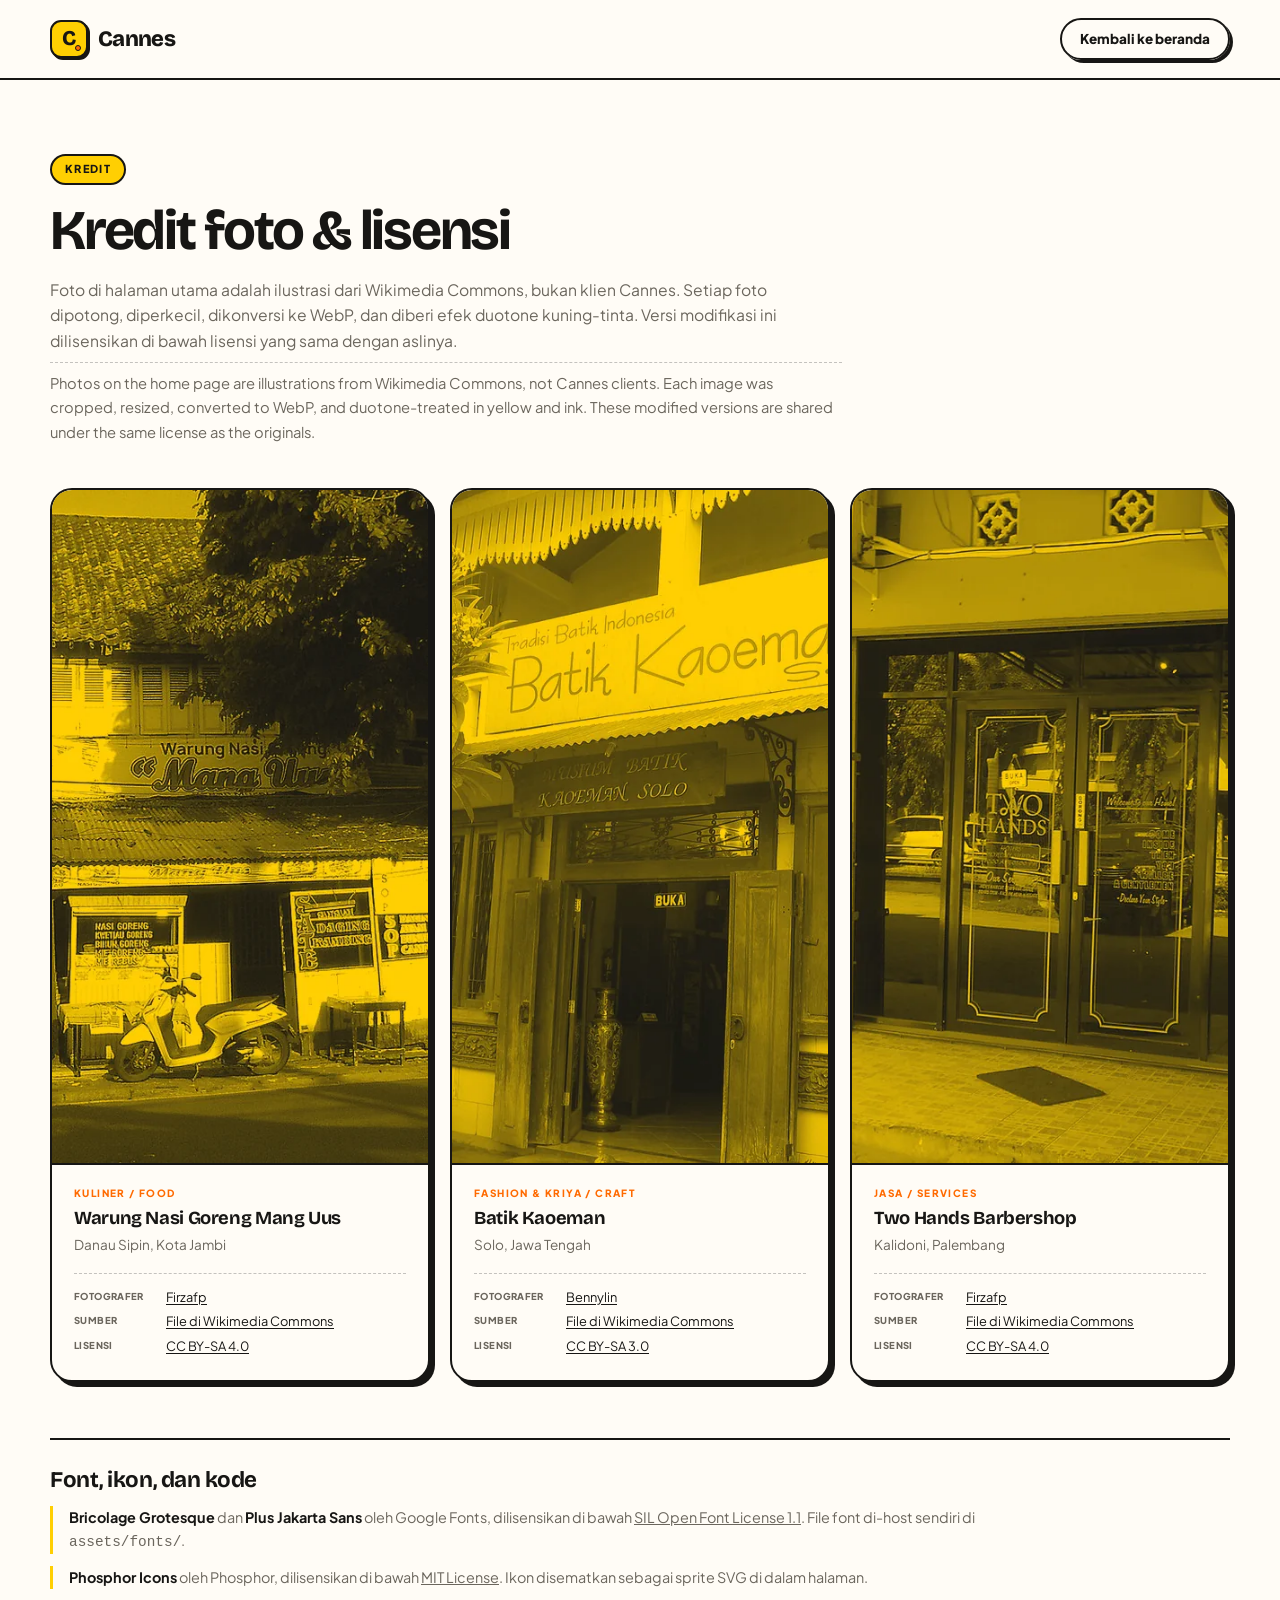
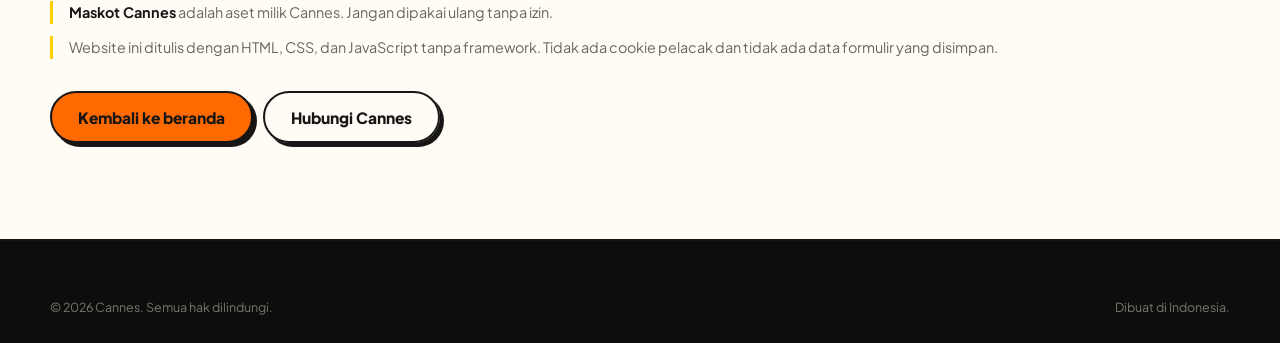
<file: credits.html>
<!DOCTYPE html>
<html lang="id">
<head>
  <meta charset="utf-8">
  <meta name="viewport" content="width=device-width, initial-scale=1">
  <meta name="theme-color" content="#FFCF02">
  <title>Kredit Foto &amp; Lisensi - Cannes</title>
  <meta name="description" content="Kredit dan lisensi foto ilustrasi, font, serta ikon yang dipakai di website Cannes.">
  <link rel="canonical" href="https://cannes.id/credits.html">

  <link rel="icon" href="assets/img/favicon.svg" type="image/svg+xml">
  <link rel="apple-touch-icon" href="assets/img/logo-cannes-600.png">

  <link rel="stylesheet" href="assets/css/fonts.css">
  <link rel="stylesheet" href="assets/css/style.css">

  <style>
    .header-inner--simple {
      display: flex;
      align-items: center;
      justify-content: space-between;
      gap: 16px;
    }

    .credits-main {
      padding-block: clamp(40px, 6vw, 72px) clamp(56px, 8vw, 96px);
    }

    .credits-main h1 {
      font-size: clamp(2.2rem, 5vw, 3.5rem);
      line-height: 1;
      letter-spacing: -0.04em;
      margin-bottom: 18px;
    }

    .credits-lead {
      max-width: 72ch;
      color: var(--muted);
      font-size: 0.98rem;
      line-height: 1.65;
    }

    .credits-lead + .credits-lead {
      margin-top: 8px;
      padding-top: 8px;
      border-top: 1px dashed rgba(23, 22, 20, 0.25);
      font-size: 0.92rem;
    }

    .credit-grid {
      display: grid;
      grid-template-columns: repeat(3, 1fr);
      gap: 20px;
      margin-top: clamp(28px, 4vw, 44px);
    }

    .credit-card {
      overflow: hidden;
      background: var(--paper);
      border: 2px solid var(--ink);
      border-radius: 22px;
      box-shadow: 5px 5px 0 var(--ink);
    }

    .credit-card img {
      width: 100%;
      aspect-ratio: 4 / 3;
      object-fit: cover;
      border-bottom: 2px solid var(--ink);
    }

    .credit-body {
      padding: 20px 22px 24px;
    }

    .credit-kicker {
      margin-bottom: 6px;
      color: var(--orange);
      font-size: 10px;
      font-weight: 800;
      letter-spacing: 0.14em;
      text-transform: uppercase;
    }

    .credit-body h2 {
      font-size: 1.15rem;
      line-height: 1.25;
    }

    .credit-loc {
      margin-top: 4px;
      color: var(--muted);
      font-size: 0.85rem;
    }

    .credit-body dl {
      display: grid;
      grid-template-columns: 82px 1fr;
      gap: 6px 10px;
      margin: 16px 0 0;
      padding-top: 14px;
      border-top: 1px dashed rgba(23, 22, 20, 0.25);
      font-size: 0.8rem;
      line-height: 1.45;
    }

    .credit-body dt {
      color: var(--muted);
      font-weight: 800;
      letter-spacing: 0.04em;
      text-transform: uppercase;
      font-size: 9.5px;
      padding-top: 2px;
    }

    .credit-body dd {
      margin: 0;
      overflow-wrap: anywhere;
    }

    .credit-body a {
      text-underline-offset: 2px;
    }

    .credits-notes {
      margin-top: clamp(36px, 5vw, 56px);
      padding-top: 28px;
      border-top: 2px solid var(--ink);
    }

    .credits-notes h2 {
      font-size: 1.4rem;
      margin-bottom: 14px;
    }

    .credits-notes ul {
      display: grid;
      gap: 12px;
      max-width: 80ch;
    }

    .credits-notes li {
      padding-left: 16px;
      border-left: 3px solid var(--yellow);
      color: var(--muted);
      font-size: 0.9rem;
      line-height: 1.6;
    }

    .credits-notes strong {
      color: var(--ink);
    }

    .credits-actions {
      display: flex;
      flex-wrap: wrap;
      gap: 10px;
      margin-top: 32px;
    }

    @media (max-width: 900px) {
      .credit-grid {
        grid-template-columns: 1fr;
        max-width: 460px;
      }
    }
  </style>
</head>
<body>
  <header class="site-header">
    <div class="container header-inner--simple" style="min-height: var(--header-h);">
      <a class="brand" href="index.html" aria-label="Cannes - beranda">
        <span class="brand-mark" aria-hidden="true">C<span class="brand-dot"></span></span>
        <span class="brand-word">Cannes</span>
      </a>
      <a class="btn btn--ghost btn--sm" href="index.html">Kembali ke beranda</a>
    </div>
  </header>

  <main class="credits-main">
    <div class="container">
      <p class="eyebrow">Kredit</p>
      <h1>Kredit foto &amp; lisensi</h1>

      <p class="credits-lead">
        Foto di halaman utama adalah ilustrasi dari Wikimedia Commons, bukan klien Cannes.
        Setiap foto dipotong, diperkecil, dikonversi ke WebP, dan diberi efek duotone kuning-tinta.
        Versi modifikasi ini dilisensikan di bawah lisensi yang sama dengan aslinya.
      </p>
      <p class="credits-lead" lang="en">
        Photos on the home page are illustrations from Wikimedia Commons, not Cannes clients.
        Each image was cropped, resized, converted to WebP, and duotone-treated in yellow and ink.
        These modified versions are shared under the same license as the originals.
      </p>

      <div class="credit-grid">
        <article class="credit-card">
          <img src="assets/img/bisnis-kuliner.webp" alt="Warung nasi goreng Mang Uus, Jambi" width="900" height="675" loading="lazy">
          <div class="credit-body">
            <p class="credit-kicker">Kuliner / Food</p>
            <h2>Warung Nasi Goreng Mang Uus</h2>
            <p class="credit-loc">Danau Sipin, Kota Jambi</p>
            <dl>
              <dt>Fotografer</dt>
              <dd><a href="https://commons.wikimedia.org/wiki/User:Firzafp" target="_blank" rel="noopener">Firzafp</a></dd>
              <dt>Sumber</dt>
              <dd><a href="https://commons.wikimedia.org/wiki/File:Warung_Nasi_Goreng_Mang_Uus_-_Danau_Sipin,_Kota_Jambi,_JA.jpg" target="_blank" rel="noopener">File di Wikimedia Commons</a></dd>
              <dt>Lisensi</dt>
              <dd><a href="https://creativecommons.org/licenses/by-sa/4.0/" target="_blank" rel="noopener">CC BY-SA 4.0</a></dd>
            </dl>
          </div>
        </article>

        <article class="credit-card">
          <img src="assets/img/bisnis-fashion.webp" alt="Toko batik Kaoeman, Solo" width="900" height="675" loading="lazy">
          <div class="credit-body">
            <p class="credit-kicker">Fashion &amp; kriya / Craft</p>
            <h2>Batik Kaoeman</h2>
            <p class="credit-loc">Solo, Jawa Tengah</p>
            <dl>
              <dt>Fotografer</dt>
              <dd><a href="https://commons.wikimedia.org/wiki/User:Bennylin" target="_blank" rel="noopener">Bennylin</a></dd>
              <dt>Sumber</dt>
              <dd><a href="https://commons.wikimedia.org/wiki/File:Batik_Kaoeman.jpg" target="_blank" rel="noopener">File di Wikimedia Commons</a></dd>
              <dt>Lisensi</dt>
              <dd><a href="https://creativecommons.org/licenses/by-sa/3.0/" target="_blank" rel="noopener">CC BY-SA 3.0</a></dd>
            </dl>
          </div>
        </article>

        <article class="credit-card">
          <img src="assets/img/bisnis-jasa.webp" alt="Two Hands Barbershop, Palembang" width="900" height="675" loading="lazy">
          <div class="credit-body">
            <p class="credit-kicker">Jasa / Services</p>
            <h2>Two Hands Barbershop</h2>
            <p class="credit-loc">Kalidoni, Palembang</p>
            <dl>
              <dt>Fotografer</dt>
              <dd><a href="https://commons.wikimedia.org/wiki/User:Firzafp" target="_blank" rel="noopener">Firzafp</a></dd>
              <dt>Sumber</dt>
              <dd><a href="https://commons.wikimedia.org/wiki/File:Two_Hands_Barbershop_-_Kalidoni,_Palembang,_SS.jpg" target="_blank" rel="noopener">File di Wikimedia Commons</a></dd>
              <dt>Lisensi</dt>
              <dd><a href="https://creativecommons.org/licenses/by-sa/4.0/" target="_blank" rel="noopener">CC BY-SA 4.0</a></dd>
            </dl>
          </div>
        </article>
      </div>

      <section class="credits-notes">
        <h2>Font, ikon, dan kode</h2>
        <ul>
          <li>
            <strong>Bricolage Grotesque</strong> dan <strong>Plus Jakarta Sans</strong> oleh Google Fonts,
            dilisensikan di bawah <a href="https://openfontlicense.org/" target="_blank" rel="noopener">SIL Open Font License 1.1</a>.
            File font di-host sendiri di <code>assets/fonts/</code>.
          </li>
          <li>
            <strong>Phosphor Icons</strong> oleh Phosphor, dilisensikan di bawah
            <a href="https://github.com/phosphor-icons/core/blob/main/LICENSE" target="_blank" rel="noopener">MIT License</a>.
            Ikon disematkan sebagai sprite SVG di dalam halaman.
          </li>
          <li>
            <strong>Maskot Cannes</strong> adalah aset milik Cannes. Jangan dipakai ulang tanpa izin.
          </li>
          <li>
            Website ini ditulis dengan HTML, CSS, dan JavaScript tanpa framework. Tidak ada cookie pelacak
            dan tidak ada data formulir yang disimpan.
          </li>
        </ul>

        <div class="credits-actions">
          <a class="btn btn--primary" href="index.html">Kembali ke beranda</a>
          <a class="btn btn--ghost" href="index.html#kontak">Hubungi Cannes</a>
        </div>
      </section>
    </div>
  </main>

  <footer class="footer">
    <div class="container">
      <div class="footer-bottom" style="margin-top: 0; border-top: 0; padding-top: 0;">
        <p>&copy; <span id="year">2026</span> Cannes. Semua hak dilindungi.</p>
        <p>Dibuat di Indonesia.</p>
      </div>
    </div>
  </footer>

  <script>
    document.getElementById("year").textContent = String(new Date().getFullYear());
  </script>
</body>
</html>
</file>
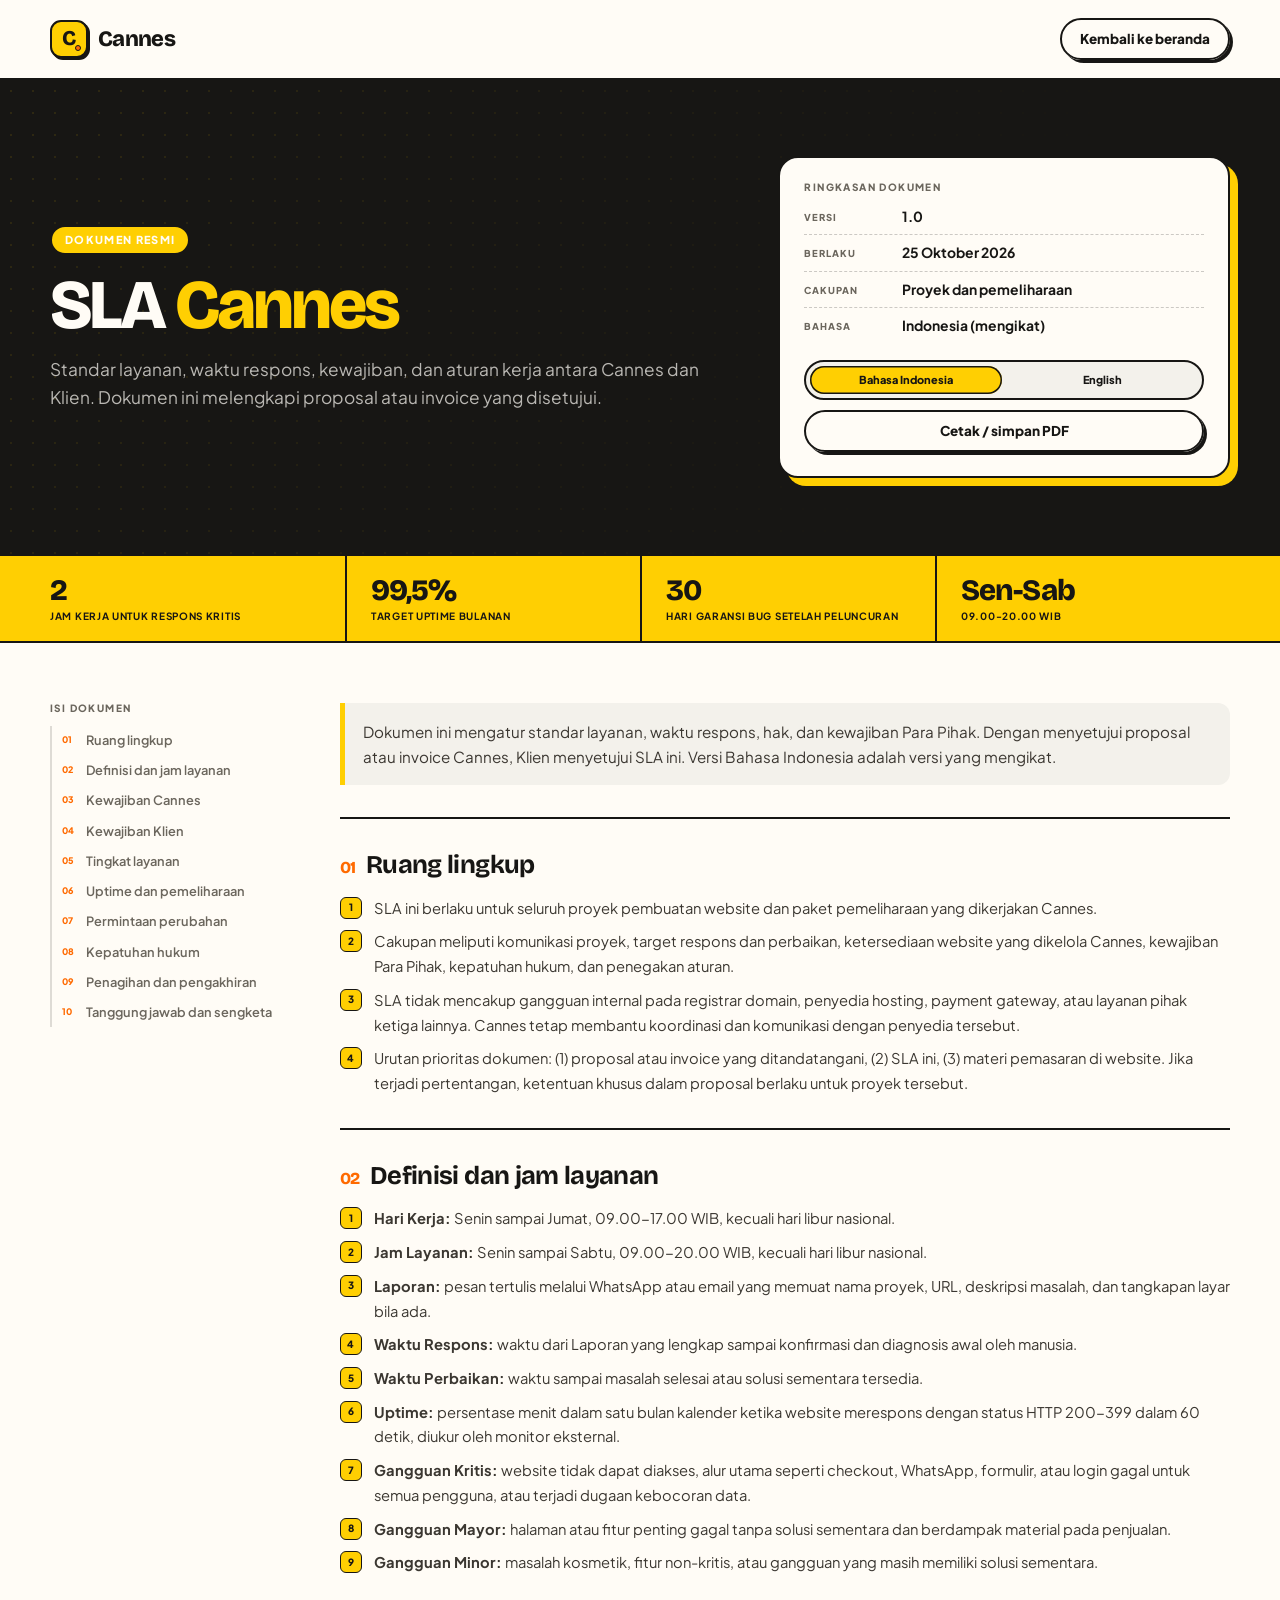
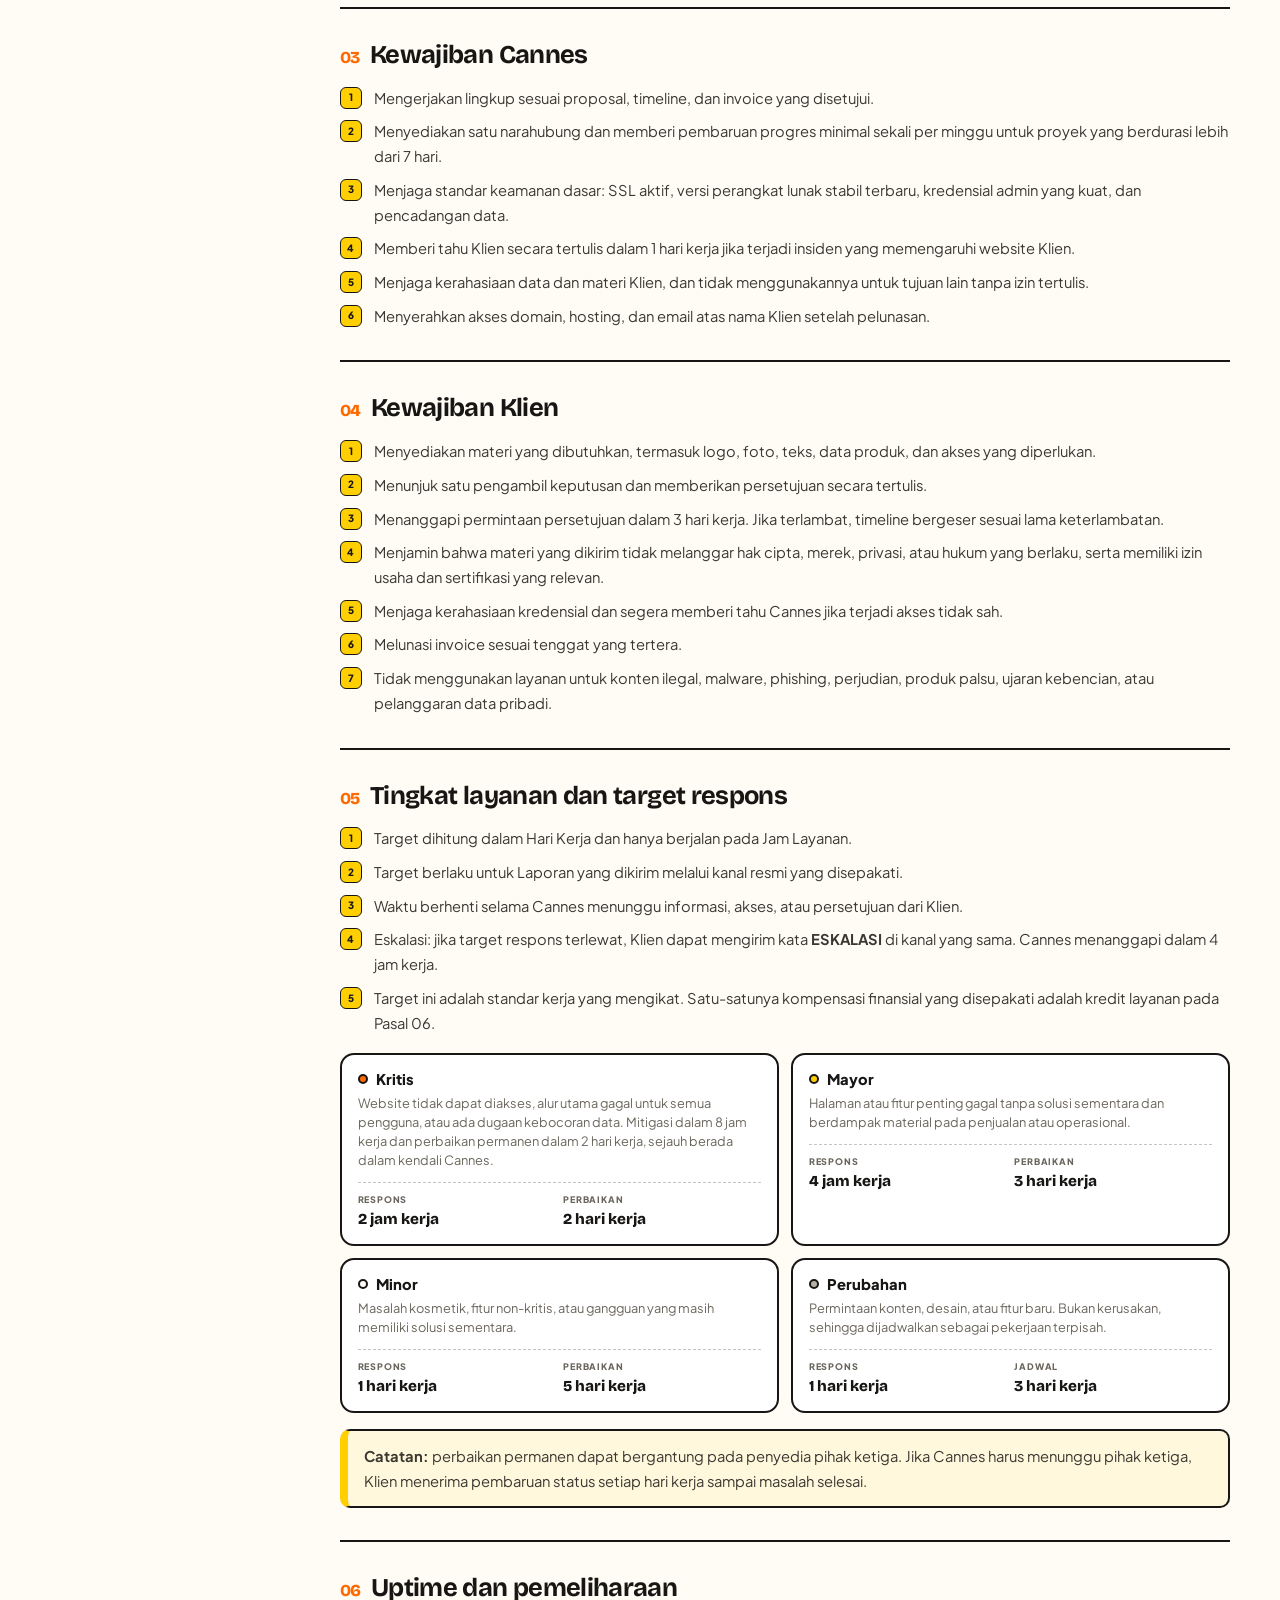
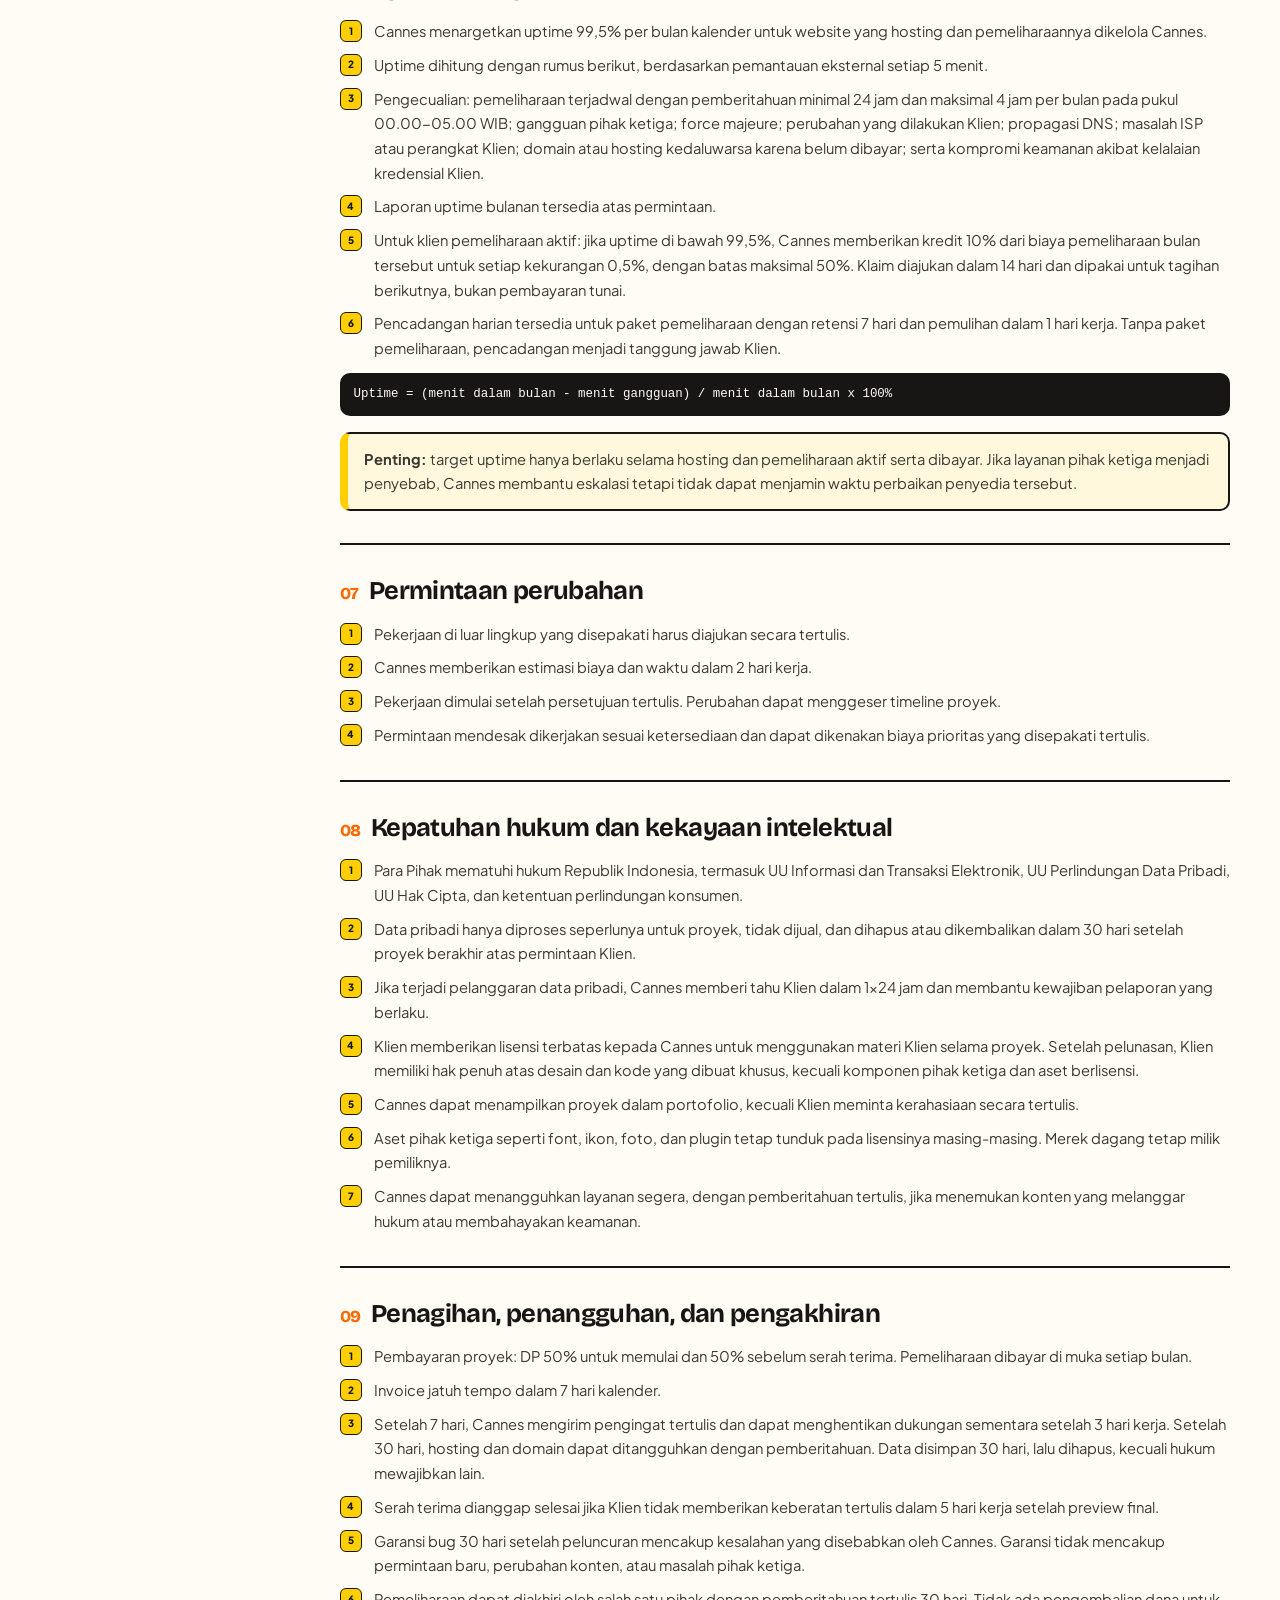
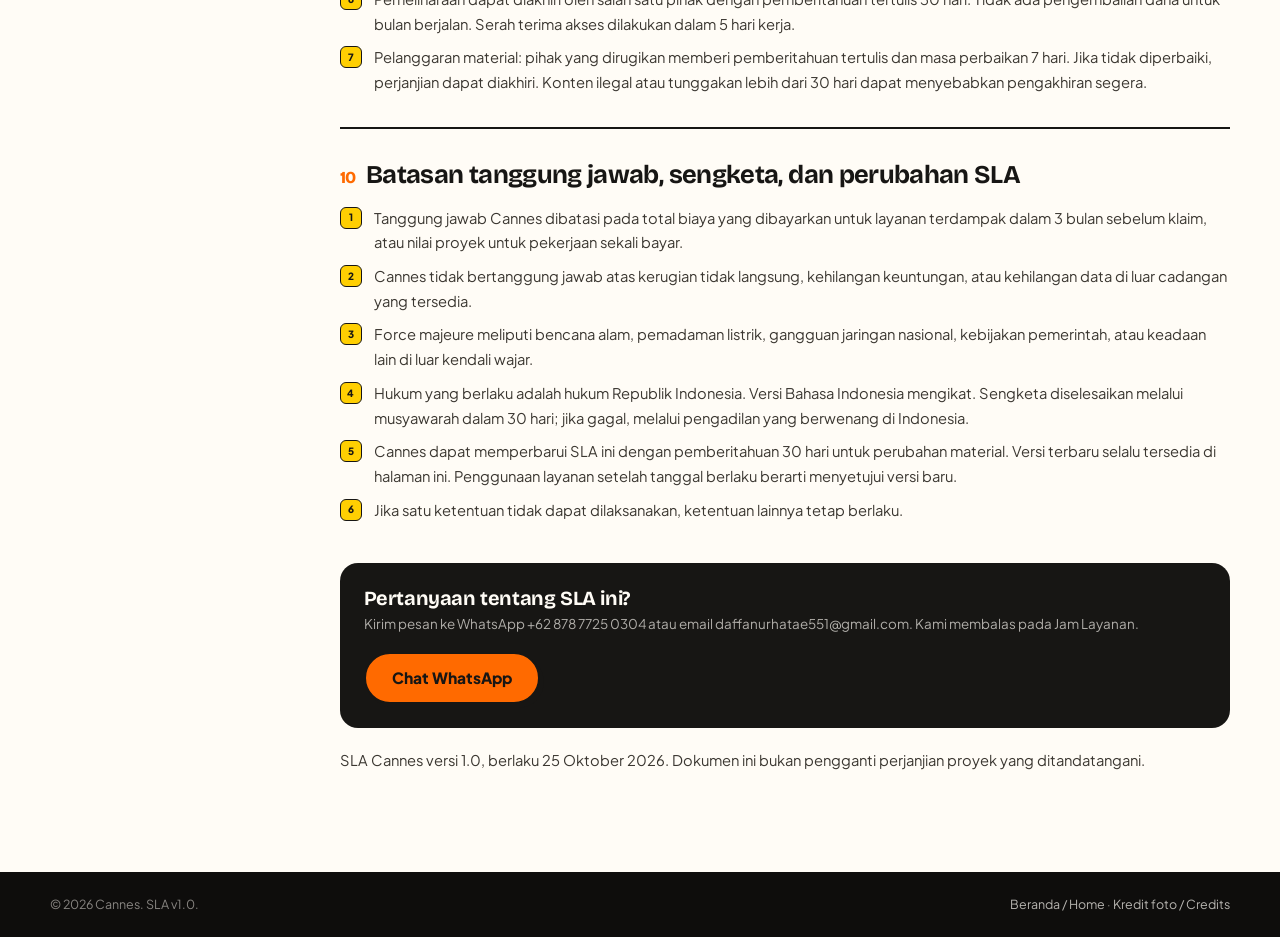
<file: sla.html>
<!DOCTYPE html>
<html lang="id">
<head>
  <meta charset="utf-8">
  <meta name="viewport" content="width=device-width, initial-scale=1">
  <meta name="theme-color" content="#FFCF02">
  <title>SLA Cannes - Service Level Agreement</title>
  <meta name="description" content="Service Level Agreement Cannes: waktu respons, target uptime, kewajiban, dan aturan kerja untuk proyek website dan pemeliharaan.">
  <link rel="canonical" href="https://cannes.id/sla.html">

  <meta property="og:type" content="article">
  <meta property="og:site_name" content="Cannes">
  <meta property="og:locale" content="id_ID">
  <meta property="og:title" content="SLA Cannes - Service Level Agreement">
  <meta property="og:description" content="Waktu respons, target uptime 99,5%, kewajiban, dan aturan kerja untuk proyek website Cannes.">
  <meta property="og:url" content="https://cannes.id/sla.html">
  <meta property="og:image" content="https://cannes.id/assets/img/og-cannes.jpg">
  <meta name="twitter:card" content="summary_large_image">
  <meta name="twitter:title" content="SLA Cannes - Service Level Agreement">
  <meta name="twitter:description" content="Waktu respons, target uptime 99,5%, kewajiban, dan aturan kerja untuk proyek website Cannes.">
  <meta name="twitter:image" content="https://cannes.id/assets/img/og-cannes.jpg">

  <link rel="icon" href="assets/img/favicon.svg" type="image/svg+xml">
  <link rel="apple-touch-icon" href="assets/img/logo-cannes-600.png">

  <link rel="stylesheet" href="assets/css/fonts.css">
  <link rel="stylesheet" href="assets/css/style.css">
</head>
<body class="sla-page">
  <header class="site-header">
    <div class="container header-inner--simple">
      <a class="brand" href="index.html" aria-label="Cannes - beranda">
        <span class="brand-mark" aria-hidden="true">C<span class="brand-dot"></span></span>
        <span class="brand-word">Cannes</span>
      </a>
      <a class="btn btn--ghost btn--sm" href="index.html" data-sla-i18n="back">Kembali ke beranda</a>
    </div>
  </header>

  <main>
    <section class="sla-hero">
      <div class="container sla-hero__inner">
        <div>
          <p class="eyebrow" data-sla-i18n="eyebrow">Dokumen resmi</p>
          <h1>SLA <span>Cannes</span></h1>
          <p class="sla-lead" data-sla-i18n="lead">
            Standar layanan, waktu respons, kewajiban, dan aturan kerja antara Cannes dan Klien.
            Dokumen ini melengkapi proposal atau invoice yang disetujui.
          </p>
        </div>

        <aside class="sla-meta" aria-labelledby="sla-meta-title">
          <h2 id="sla-meta-title" data-sla-i18n="metaTitle">Ringkasan dokumen</h2>
          <dl>
            <div>
              <dt data-sla-i18n="kVersion">Versi</dt>
              <dd>1.0</dd>
            </div>
            <div>
              <dt data-sla-i18n="kEffective">Berlaku</dt>
              <dd data-sla-i18n="effective">25 Oktober 2026</dd>
            </div>
            <div>
              <dt data-sla-i18n="kScope">Cakupan</dt>
              <dd data-sla-i18n="scopeMeta">Proyek dan pemeliharaan</dd>
            </div>
            <div>
              <dt data-sla-i18n="kLanguage">Bahasa</dt>
              <dd data-sla-i18n="languageMeta">Indonesia (mengikat)</dd>
            </div>
          </dl>

          <div class="sla-switch" role="group" aria-label="Bahasa dokumen" data-sla-switch>
            <button type="button" data-sla-lang-btn="id" aria-pressed="true">Bahasa Indonesia</button>
            <button type="button" data-sla-lang-btn="en" aria-pressed="false">English</button>
          </div>
          <button class="btn btn--ghost btn--sm sla-print" type="button" data-sla-print data-sla-i18n="print">Cetak / simpan PDF</button>
        </aside>
      </div>
    </section>

    <section class="sla-summary" aria-label="Ringkasan komitmen layanan">
      <div class="container sla-summary__grid">
        <div class="sla-stat">
          <b>2</b>
          <span data-sla-i18n="stat1">jam kerja untuk respons kritis</span>
        </div>
        <div class="sla-stat">
          <b data-sla-i18n="stat2v">99,5%</b>
          <span data-sla-i18n="stat2">target uptime bulanan</span>
        </div>
        <div class="sla-stat">
          <b>30</b>
          <span data-sla-i18n="stat3">hari garansi bug setelah peluncuran</span>
        </div>
        <div class="sla-stat">
          <b data-sla-i18n="stat4v">Sen-Sab</b>
          <span data-sla-i18n="stat4">09.00-20.00 WIB</span>
        </div>
      </div>
    </section>

    <div class="sla-body">
      <div class="container">

        
        <article class="sla-layout" id="sla-id" data-sla-doc="id" lang="id" aria-label="SLA Cannes versi Bahasa Indonesia">
          <aside class="sla-toc">
            <h2>Isi dokumen</h2>
            <nav aria-label="Isi dokumen">
              <ol>
                <li><a href="#id-scope"><span class="n">01</span><span>Ruang lingkup</span></a></li>
                <li><a href="#id-definitions"><span class="n">02</span><span>Definisi dan jam layanan</span></a></li>
                <li><a href="#id-cannes"><span class="n">03</span><span>Kewajiban Cannes</span></a></li>
                <li><a href="#id-client"><span class="n">04</span><span>Kewajiban Klien</span></a></li>
                <li><a href="#id-levels"><span class="n">05</span><span>Tingkat layanan</span></a></li>
                <li><a href="#id-uptime"><span class="n">06</span><span>Uptime dan pemeliharaan</span></a></li>
                <li><a href="#id-change"><span class="n">07</span><span>Permintaan perubahan</span></a></li>
                <li><a href="#id-legal"><span class="n">08</span><span>Kepatuhan hukum</span></a></li>
                <li><a href="#id-billing"><span class="n">09</span><span>Penagihan dan pengakhiran</span></a></li>
                <li><a href="#id-terms"><span class="n">10</span><span>Tanggung jawab dan sengketa</span></a></li>
              </ol>
            </nav>
          </aside>

          <div class="sla-doc">
            <p class="sla-intro">
              Dokumen ini mengatur standar layanan, waktu respons, hak, dan kewajiban Para Pihak.
              Dengan menyetujui proposal atau invoice Cannes, Klien menyetujui SLA ini.
              Versi Bahasa Indonesia adalah versi yang mengikat.
            </p>

            <section class="sla-section" id="id-scope">
              <div class="sla-sec-head"><span class="sla-num">01</span><h2>Ruang lingkup</h2></div>
              <ol class="sla-clauses">
                <li>SLA ini berlaku untuk seluruh proyek pembuatan website dan paket pemeliharaan yang dikerjakan Cannes.</li>
                <li>Cakupan meliputi komunikasi proyek, target respons dan perbaikan, ketersediaan website yang dikelola Cannes, kewajiban Para Pihak, kepatuhan hukum, dan penegakan aturan.</li>
                <li>SLA tidak mencakup gangguan internal pada registrar domain, penyedia hosting, payment gateway, atau layanan pihak ketiga lainnya. Cannes tetap membantu koordinasi dan komunikasi dengan penyedia tersebut.</li>
                <li>Urutan prioritas dokumen: (1) proposal atau invoice yang ditandatangani, (2) SLA ini, (3) materi pemasaran di website. Jika terjadi pertentangan, ketentuan khusus dalam proposal berlaku untuk proyek tersebut.</li>
              </ol>
            </section>

            <section class="sla-section" id="id-definitions">
              <div class="sla-sec-head"><span class="sla-num">02</span><h2>Definisi dan jam layanan</h2></div>
              <ol class="sla-clauses">
                <li><strong>Hari Kerja:</strong> Senin sampai Jumat, 09.00-17.00 WIB, kecuali hari libur nasional.</li>
                <li><strong>Jam Layanan:</strong> Senin sampai Sabtu, 09.00-20.00 WIB, kecuali hari libur nasional.</li>
                <li><strong>Laporan:</strong> pesan tertulis melalui WhatsApp atau email yang memuat nama proyek, URL, deskripsi masalah, dan tangkapan layar bila ada.</li>
                <li><strong>Waktu Respons:</strong> waktu dari Laporan yang lengkap sampai konfirmasi dan diagnosis awal oleh manusia.</li>
                <li><strong>Waktu Perbaikan:</strong> waktu sampai masalah selesai atau solusi sementara tersedia.</li>
                <li><strong>Uptime:</strong> persentase menit dalam satu bulan kalender ketika website merespons dengan status HTTP 200-399 dalam 60 detik, diukur oleh monitor eksternal.</li>
                <li><strong>Gangguan Kritis:</strong> website tidak dapat diakses, alur utama seperti checkout, WhatsApp, formulir, atau login gagal untuk semua pengguna, atau terjadi dugaan kebocoran data.</li>
                <li><strong>Gangguan Mayor:</strong> halaman atau fitur penting gagal tanpa solusi sementara dan berdampak material pada penjualan.</li>
                <li><strong>Gangguan Minor:</strong> masalah kosmetik, fitur non-kritis, atau gangguan yang masih memiliki solusi sementara.</li>
              </ol>
            </section>

            <section class="sla-section" id="id-cannes">
              <div class="sla-sec-head"><span class="sla-num">03</span><h2>Kewajiban Cannes</h2></div>
              <ol class="sla-clauses">
                <li>Mengerjakan lingkup sesuai proposal, timeline, dan invoice yang disetujui.</li>
                <li>Menyediakan satu narahubung dan memberi pembaruan progres minimal sekali per minggu untuk proyek yang berdurasi lebih dari 7 hari.</li>
                <li>Menjaga standar keamanan dasar: SSL aktif, versi perangkat lunak stabil terbaru, kredensial admin yang kuat, dan pencadangan data.</li>
                <li>Memberi tahu Klien secara tertulis dalam 1 hari kerja jika terjadi insiden yang memengaruhi website Klien.</li>
                <li>Menjaga kerahasiaan data dan materi Klien, dan tidak menggunakannya untuk tujuan lain tanpa izin tertulis.</li>
                <li>Menyerahkan akses domain, hosting, dan email atas nama Klien setelah pelunasan.</li>
              </ol>
            </section>

            <section class="sla-section" id="id-client">
              <div class="sla-sec-head"><span class="sla-num">04</span><h2>Kewajiban Klien</h2></div>
              <ol class="sla-clauses">
                <li>Menyediakan materi yang dibutuhkan, termasuk logo, foto, teks, data produk, dan akses yang diperlukan.</li>
                <li>Menunjuk satu pengambil keputusan dan memberikan persetujuan secara tertulis.</li>
                <li>Menanggapi permintaan persetujuan dalam 3 hari kerja. Jika terlambat, timeline bergeser sesuai lama keterlambatan.</li>
                <li>Menjamin bahwa materi yang dikirim tidak melanggar hak cipta, merek, privasi, atau hukum yang berlaku, serta memiliki izin usaha dan sertifikasi yang relevan.</li>
                <li>Menjaga kerahasiaan kredensial dan segera memberi tahu Cannes jika terjadi akses tidak sah.</li>
                <li>Melunasi invoice sesuai tenggat yang tertera.</li>
                <li>Tidak menggunakan layanan untuk konten ilegal, malware, phishing, perjudian, produk palsu, ujaran kebencian, atau pelanggaran data pribadi.</li>
              </ol>
            </section>

            <section class="sla-section" id="id-levels">
              <div class="sla-sec-head"><span class="sla-num">05</span><h2>Tingkat layanan dan target respons</h2></div>
              <ol class="sla-clauses">
                <li>Target dihitung dalam Hari Kerja dan hanya berjalan pada Jam Layanan.</li>
                <li>Target berlaku untuk Laporan yang dikirim melalui kanal resmi yang disepakati.</li>
                <li>Waktu berhenti selama Cannes menunggu informasi, akses, atau persetujuan dari Klien.</li>
                <li>Eskalasi: jika target respons terlewat, Klien dapat mengirim kata <strong>ESKALASI</strong> di kanal yang sama. Cannes menanggapi dalam 4 jam kerja.</li>
                <li>Target ini adalah standar kerja yang mengikat. Satu-satunya kompensasi finansial yang disepakati adalah kredit layanan pada Pasal 06.</li>
              </ol>

              <div class="sev-grid">
                <div class="sev-card sev-card--critical">
                  <h4><span class="sev-dot"></span>Kritis</h4>
                  <p>Website tidak dapat diakses, alur utama gagal untuk semua pengguna, atau ada dugaan kebocoran data. Mitigasi dalam 8 jam kerja dan perbaikan permanen dalam 2 hari kerja, sejauh berada dalam kendali Cannes.</p>
                  <dl class="sev-stats">
                    <div><dt>Respons</dt><dd>2 jam kerja</dd></div>
                    <div><dt>Perbaikan</dt><dd>2 hari kerja</dd></div>
                  </dl>
                </div>
                <div class="sev-card sev-card--major">
                  <h4><span class="sev-dot"></span>Mayor</h4>
                  <p>Halaman atau fitur penting gagal tanpa solusi sementara dan berdampak material pada penjualan atau operasional.</p>
                  <dl class="sev-stats">
                    <div><dt>Respons</dt><dd>4 jam kerja</dd></div>
                    <div><dt>Perbaikan</dt><dd>3 hari kerja</dd></div>
                  </dl>
                </div>
                <div class="sev-card sev-card--minor">
                  <h4><span class="sev-dot"></span>Minor</h4>
                  <p>Masalah kosmetik, fitur non-kritis, atau gangguan yang masih memiliki solusi sementara.</p>
                  <dl class="sev-stats">
                    <div><dt>Respons</dt><dd>1 hari kerja</dd></div>
                    <div><dt>Perbaikan</dt><dd>5 hari kerja</dd></div>
                  </dl>
                </div>
                <div class="sev-card sev-card--change">
                  <h4><span class="sev-dot"></span>Perubahan</h4>
                  <p>Permintaan konten, desain, atau fitur baru. Bukan kerusakan, sehingga dijadwalkan sebagai pekerjaan terpisah.</p>
                  <dl class="sev-stats">
                    <div><dt>Respons</dt><dd>1 hari kerja</dd></div>
                    <div><dt>Jadwal</dt><dd>3 hari kerja</dd></div>
                  </dl>
                </div>
              </div>

              <p class="sla-note">
                <strong>Catatan:</strong> perbaikan permanen dapat bergantung pada penyedia pihak ketiga. Jika Cannes harus menunggu pihak ketiga, Klien menerima pembaruan status setiap hari kerja sampai masalah selesai.
              </p>
            </section>

            <section class="sla-section" id="id-uptime">
              <div class="sla-sec-head"><span class="sla-num">06</span><h2>Uptime dan pemeliharaan</h2></div>
              <ol class="sla-clauses">
                <li>Cannes menargetkan uptime 99,5% per bulan kalender untuk website yang hosting dan pemeliharaannya dikelola Cannes.</li>
                <li>Uptime dihitung dengan rumus berikut, berdasarkan pemantauan eksternal setiap 5 menit.</li>
                <li>Pengecualian: pemeliharaan terjadwal dengan pemberitahuan minimal 24 jam dan maksimal 4 jam per bulan pada pukul 00.00-05.00 WIB; gangguan pihak ketiga; force majeure; perubahan yang dilakukan Klien; propagasi DNS; masalah ISP atau perangkat Klien; domain atau hosting kedaluwarsa karena belum dibayar; serta kompromi keamanan akibat kelalaian kredensial Klien.</li>
                <li>Laporan uptime bulanan tersedia atas permintaan.</li>
                <li>Untuk klien pemeliharaan aktif: jika uptime di bawah 99,5%, Cannes memberikan kredit 10% dari biaya pemeliharaan bulan tersebut untuk setiap kekurangan 0,5%, dengan batas maksimal 50%. Klaim diajukan dalam 14 hari dan dipakai untuk tagihan berikutnya, bukan pembayaran tunai.</li>
                <li>Pencadangan harian tersedia untuk paket pemeliharaan dengan retensi 7 hari dan pemulihan dalam 1 hari kerja. Tanpa paket pemeliharaan, pencadangan menjadi tanggung jawab Klien.</li>
              </ol>

              <div class="sla-formula">
                Uptime = (menit dalam bulan - menit gangguan) / menit dalam bulan x 100%
              </div>

              <p class="sla-note">
                <strong>Penting:</strong> target uptime hanya berlaku selama hosting dan pemeliharaan aktif serta dibayar. Jika layanan pihak ketiga menjadi penyebab, Cannes membantu eskalasi tetapi tidak dapat menjamin waktu perbaikan penyedia tersebut.
              </p>
            </section>

            <section class="sla-section" id="id-change">
              <div class="sla-sec-head"><span class="sla-num">07</span><h2>Permintaan perubahan</h2></div>
              <ol class="sla-clauses">
                <li>Pekerjaan di luar lingkup yang disepakati harus diajukan secara tertulis.</li>
                <li>Cannes memberikan estimasi biaya dan waktu dalam 2 hari kerja.</li>
                <li>Pekerjaan dimulai setelah persetujuan tertulis. Perubahan dapat menggeser timeline proyek.</li>
                <li>Permintaan mendesak dikerjakan sesuai ketersediaan dan dapat dikenakan biaya prioritas yang disepakati tertulis.</li>
              </ol>
            </section>

            <section class="sla-section" id="id-legal">
              <div class="sla-sec-head"><span class="sla-num">08</span><h2>Kepatuhan hukum dan kekayaan intelektual</h2></div>
              <ol class="sla-clauses">
                <li>Para Pihak mematuhi hukum Republik Indonesia, termasuk UU Informasi dan Transaksi Elektronik, UU Perlindungan Data Pribadi, UU Hak Cipta, dan ketentuan perlindungan konsumen.</li>
                <li>Data pribadi hanya diproses seperlunya untuk proyek, tidak dijual, dan dihapus atau dikembalikan dalam 30 hari setelah proyek berakhir atas permintaan Klien.</li>
                <li>Jika terjadi pelanggaran data pribadi, Cannes memberi tahu Klien dalam 1x24 jam dan membantu kewajiban pelaporan yang berlaku.</li>
                <li>Klien memberikan lisensi terbatas kepada Cannes untuk menggunakan materi Klien selama proyek. Setelah pelunasan, Klien memiliki hak penuh atas desain dan kode yang dibuat khusus, kecuali komponen pihak ketiga dan aset berlisensi.</li>
                <li>Cannes dapat menampilkan proyek dalam portofolio, kecuali Klien meminta kerahasiaan secara tertulis.</li>
                <li>Aset pihak ketiga seperti font, ikon, foto, dan plugin tetap tunduk pada lisensinya masing-masing. Merek dagang tetap milik pemiliknya.</li>
                <li>Cannes dapat menangguhkan layanan segera, dengan pemberitahuan tertulis, jika menemukan konten yang melanggar hukum atau membahayakan keamanan.</li>
              </ol>
            </section>

            <section class="sla-section" id="id-billing">
              <div class="sla-sec-head"><span class="sla-num">09</span><h2>Penagihan, penangguhan, dan pengakhiran</h2></div>
              <ol class="sla-clauses">
                <li>Pembayaran proyek: DP 50% untuk memulai dan 50% sebelum serah terima. Pemeliharaan dibayar di muka setiap bulan.</li>
                <li>Invoice jatuh tempo dalam 7 hari kalender.</li>
                <li>Setelah 7 hari, Cannes mengirim pengingat tertulis dan dapat menghentikan dukungan sementara setelah 3 hari kerja. Setelah 30 hari, hosting dan domain dapat ditangguhkan dengan pemberitahuan. Data disimpan 30 hari, lalu dihapus, kecuali hukum mewajibkan lain.</li>
                <li>Serah terima dianggap selesai jika Klien tidak memberikan keberatan tertulis dalam 5 hari kerja setelah preview final.</li>
                <li>Garansi bug 30 hari setelah peluncuran mencakup kesalahan yang disebabkan oleh Cannes. Garansi tidak mencakup permintaan baru, perubahan konten, atau masalah pihak ketiga.</li>
                <li>Pemeliharaan dapat diakhiri oleh salah satu pihak dengan pemberitahuan tertulis 30 hari. Tidak ada pengembalian dana untuk bulan berjalan. Serah terima akses dilakukan dalam 5 hari kerja.</li>
                <li>Pelanggaran material: pihak yang dirugikan memberi pemberitahuan tertulis dan masa perbaikan 7 hari. Jika tidak diperbaiki, perjanjian dapat diakhiri. Konten ilegal atau tunggakan lebih dari 30 hari dapat menyebabkan pengakhiran segera.</li>
              </ol>
            </section>

            <section class="sla-section" id="id-terms">
              <div class="sla-sec-head"><span class="sla-num">10</span><h2>Batasan tanggung jawab, sengketa, dan perubahan SLA</h2></div>
              <ol class="sla-clauses">
                <li>Tanggung jawab Cannes dibatasi pada total biaya yang dibayarkan untuk layanan terdampak dalam 3 bulan sebelum klaim, atau nilai proyek untuk pekerjaan sekali bayar.</li>
                <li>Cannes tidak bertanggung jawab atas kerugian tidak langsung, kehilangan keuntungan, atau kehilangan data di luar cadangan yang tersedia.</li>
                <li>Force majeure meliputi bencana alam, pemadaman listrik, gangguan jaringan nasional, kebijakan pemerintah, atau keadaan lain di luar kendali wajar.</li>
                <li>Hukum yang berlaku adalah hukum Republik Indonesia. Versi Bahasa Indonesia mengikat. Sengketa diselesaikan melalui musyawarah dalam 30 hari; jika gagal, melalui pengadilan yang berwenang di Indonesia.</li>
                <li>Cannes dapat memperbarui SLA ini dengan pemberitahuan 30 hari untuk perubahan material. Versi terbaru selalu tersedia di halaman ini. Penggunaan layanan setelah tanggal berlaku berarti menyetujui versi baru.</li>
                <li>Jika satu ketentuan tidak dapat dilaksanakan, ketentuan lainnya tetap berlaku.</li>
              </ol>

              <div class="sla-contact">
                <div>
                  <h3>Pertanyaan tentang SLA ini?</h3>
                  <p>Kirim pesan ke WhatsApp +62 878 7725 0304 atau email daffanurhatae551@gmail.com. Kami membalas pada Jam Layanan.</p>
                </div>
                <a class="btn btn--primary" href="https://wa.me/6287877250304" target="_blank" rel="noopener">Chat WhatsApp</a>
              </div>

              <p class="sla-footnote">
                SLA Cannes versi 1.0, berlaku 25 Oktober 2026. Dokumen ini bukan pengganti perjanjian proyek yang ditandatangani.
              </p>
            </section>
          </div>
        </article>

        
        <article class="sla-layout" id="sla-en" data-sla-doc="en" lang="en" aria-label="Cannes SLA, English version" hidden>
          <aside class="sla-toc">
            <h2>Contents</h2>
            <nav aria-label="Document contents">
              <ol>
                <li><a href="#en-scope"><span class="n">01</span><span>Scope</span></a></li>
                <li><a href="#en-definitions"><span class="n">02</span><span>Definitions and hours</span></a></li>
                <li><a href="#en-cannes"><span class="n">03</span><span>Cannes obligations</span></a></li>
                <li><a href="#en-client"><span class="n">04</span><span>Client obligations</span></a></li>
                <li><a href="#en-levels"><span class="n">05</span><span>Service levels</span></a></li>
                <li><a href="#en-uptime"><span class="n">06</span><span>Uptime and maintenance</span></a></li>
                <li><a href="#en-change"><span class="n">07</span><span>Change requests</span></a></li>
                <li><a href="#en-legal"><span class="n">08</span><span>Legal compliance</span></a></li>
                <li><a href="#en-billing"><span class="n">09</span><span>Billing and termination</span></a></li>
                <li><a href="#en-terms"><span class="n">10</span><span>Liability and disputes</span></a></li>
              </ol>
            </nav>
          </aside>

          <div class="sla-doc">
            <p class="sla-intro">
              This document sets out service standards, response times, rights, and obligations of both parties.
              By approving a Cannes proposal or invoice, the Client accepts this SLA.
              This English version is provided for convenience. The Indonesian version prevails in case of conflict.
            </p>

            <section class="sla-section" id="en-scope">
              <div class="sla-sec-head"><span class="sla-num">01</span><h2>Scope</h2></div>
              <ol class="sla-clauses">
                <li>This SLA applies to every website development project and maintenance plan delivered by Cannes.</li>
                <li>It covers project communication, response and fix targets, availability of websites managed by Cannes, the obligations of both parties, legal compliance, and enforcement.</li>
                <li>It does not cover internal outages at the domain registrar, hosting provider, payment gateway, or other third-party services. Cannes will still coordinate and communicate with those providers on the Client's behalf.</li>
                <li>Order of precedence: (1) the signed proposal or invoice, (2) this SLA, (3) marketing material on the website. In case of conflict, the specific terms in the signed proposal apply to that project.</li>
              </ol>
            </section>

            <section class="sla-section" id="en-definitions">
              <div class="sla-sec-head"><span class="sla-num">02</span><h2>Definitions and service hours</h2></div>
              <ol class="sla-clauses">
                <li><strong>Business Day:</strong> Monday to Friday, 09.00-17.00 WIB, excluding Indonesian national holidays.</li>
                <li><strong>Service Hours:</strong> Monday to Saturday, 09.00-20.00 WIB, excluding national holidays.</li>
                <li><strong>Report:</strong> a written message via WhatsApp or email containing the project name, URL, description of the issue, and a screenshot where possible.</li>
                <li><strong>Response Time:</strong> time from a complete Report to a human acknowledgement and initial diagnosis.</li>
                <li><strong>Fix Time:</strong> time until the issue is resolved or a workaround is available.</li>
                <li><strong>Uptime:</strong> the percentage of minutes in a calendar month in which the website responds with HTTP status 200-399 within 60 seconds, measured by an external monitor.</li>
                <li><strong>Critical Incident:</strong> the website is unreachable, a core flow such as checkout, WhatsApp, forms, or login fails for all users, or a data breach is suspected.</li>
                <li><strong>Major Incident:</strong> a key page or feature fails without a workaround and has a material impact on sales.</li>
                <li><strong>Minor Incident:</strong> a cosmetic issue, a non-critical feature, or a problem that still has a workaround.</li>
              </ol>
            </section>

            <section class="sla-section" id="en-cannes">
              <div class="sla-sec-head"><span class="sla-num">03</span><h2>Cannes obligations</h2></div>
              <ol class="sla-clauses">
                <li>Deliver the agreed scope in line with the approved proposal, timeline, and invoice.</li>
                <li>Provide one point of contact and send a progress update at least once a week for projects longer than 7 days.</li>
                <li>Maintain basic security: active SSL, current stable software, strong admin credentials, and data backups.</li>
                <li>Notify the Client in writing within 1 business day of any incident affecting their website.</li>
                <li>Keep Client data and materials confidential and not use them for any other purpose without written permission.</li>
                <li>Hand over domain, hosting, and email access in the Client's name once payment is complete.</li>
              </ol>
            </section>

            <section class="sla-section" id="en-client">
              <div class="sla-sec-head"><span class="sla-num">04</span><h2>Client obligations</h2></div>
              <ol class="sla-clauses">
                <li>Provide the required materials, including logo, photos, copy, product data, and necessary access.</li>
                <li>Appoint one decision-maker and give approval in writing.</li>
                <li>Respond to approval requests within 3 business days. Delays shift the timeline by the same number of days.</li>
                <li>Ensure all materials do not infringe copyright, trademarks, privacy, or applicable law, and hold any required business permits and certifications.</li>
                <li>Keep credentials secure and notify Cannes immediately of unauthorised access.</li>
                <li>Pay invoices by the stated due date.</li>
                <li>Not use the service for illegal content, malware, phishing, gambling, counterfeit goods, hate speech, or privacy violations.</li>
              </ol>
            </section>

            <section class="sla-section" id="en-levels">
              <div class="sla-sec-head"><span class="sla-num">05</span><h2>Service levels and response targets</h2></div>
              <ol class="sla-clauses">
                <li>Targets are counted in Business Days and only run during Service Hours.</li>
                <li>Targets apply to Reports sent through the agreed official channel.</li>
                <li>Time pauses while Cannes waits for information, access, or approval from the Client.</li>
                <li>Escalation: if a response target is missed, the Client may send the word <strong>ESCALATION</strong> in the same channel. Cannes will respond within 4 business hours.</li>
                <li>These targets are binding service standards. The only agreed financial remedy is the service credit in Section 06.</li>
              </ol>

              <div class="sev-grid">
                <div class="sev-card sev-card--critical">
                  <h4><span class="sev-dot"></span>Critical</h4>
                  <p>The website is unreachable, a core flow fails for all users, or a data breach is suspected. Mitigation within 8 business hours and a permanent fix within 2 business days, where within Cannes' control.</p>
                  <dl class="sev-stats">
                    <div><dt>Response</dt><dd>2 business hours</dd></div>
                    <div><dt>Fix</dt><dd>2 business days</dd></div>
                  </dl>
                </div>
                <div class="sev-card sev-card--major">
                  <h4><span class="sev-dot"></span>Major</h4>
                  <p>A key page or feature fails without a workaround and has a material impact on sales or operations.</p>
                  <dl class="sev-stats">
                    <div><dt>Response</dt><dd>4 business hours</dd></div>
                    <div><dt>Fix</dt><dd>3 business days</dd></div>
                  </dl>
                </div>
                <div class="sev-card sev-card--minor">
                  <h4><span class="sev-dot"></span>Minor</h4>
                  <p>A cosmetic issue, a non-critical feature, or a problem that still has a workaround.</p>
                  <dl class="sev-stats">
                    <div><dt>Response</dt><dd>1 business day</dd></div>
                    <div><dt>Fix</dt><dd>5 business days</dd></div>
                  </dl>
                </div>
                <div class="sev-card sev-card--change">
                  <h4><span class="sev-dot"></span>Change</h4>
                  <p>A request for new content, design, or features. Not a fault, so it is scheduled as separate work.</p>
                  <dl class="sev-stats">
                    <div><dt>Response</dt><dd>1 business day</dd></div>
                    <div><dt>Schedule</dt><dd>3 business days</dd></div>
                  </dl>
                </div>
              </div>

              <p class="sla-note">
                <strong>Note:</strong> a permanent fix may depend on a third-party provider. If Cannes has to wait for a third party, the Client receives a status update every business day until the issue is closed.
              </p>
            </section>

            <section class="sla-section" id="en-uptime">
              <div class="sla-sec-head"><span class="sla-num">06</span><h2>Uptime and maintenance</h2></div>
              <ol class="sla-clauses">
                <li>Cannes targets 99.5% uptime per calendar month for websites whose hosting and maintenance are managed by Cannes.</li>
                <li>Uptime is calculated with the formula below, based on an external check every 5 minutes.</li>
                <li>Exclusions: scheduled maintenance with at least 24 hours' notice and a maximum of 4 hours per month between 00.00 and 05.00 WIB; third-party outages; force majeure; changes made by the Client; DNS propagation; the Client's ISP or devices; domain or hosting expiry due to non-payment; and security compromise caused by the Client's credential negligence.</li>
                <li>A monthly uptime report is available on request.</li>
                <li>For active maintenance clients: if uptime falls below 99.5%, Cannes credits 10% of that month's maintenance fee for each 0.5% shortfall, capped at 50%. Claims must be made within 14 days and are applied to the next invoice, not paid in cash.</li>
                <li>Daily backups are included in maintenance plans with 7-day retention and restore within 1 business day. Without a maintenance plan, backups are the Client's responsibility.</li>
              </ol>

              <div class="sla-formula">
                Uptime = (minutes in month - minutes down) / minutes in month x 100%
              </div>

              <p class="sla-note">
                <strong>Important:</strong> the uptime target only applies while hosting and maintenance are active and paid. If a third-party service is the cause, Cannes helps escalate but cannot guarantee that provider's repair time.
              </p>
            </section>

            <section class="sla-section" id="en-change">
              <div class="sla-sec-head"><span class="sla-num">07</span><h2>Change requests</h2></div>
              <ol class="sla-clauses">
                <li>Work outside the agreed scope must be requested in writing.</li>
                <li>Cannes provides a cost and time estimate within 2 business days.</li>
                <li>Work starts after written approval. Changes may shift the project timeline.</li>
                <li>Urgent requests are handled subject to availability and may carry a priority fee agreed in writing.</li>
              </ol>
            </section>

            <section class="sla-section" id="en-legal">
              <div class="sla-sec-head"><span class="sla-num">08</span><h2>Legal compliance and intellectual property</h2></div>
              <ol class="sla-clauses">
                <li>Both parties comply with the laws of the Republic of Indonesia, including the Electronic Information and Transactions Law, the Personal Data Protection Law, the Copyright Law, and consumer protection rules.</li>
                <li>Personal data is processed only as needed for the project, is never sold, and is deleted or returned within 30 days after the project ends at the Client's request.</li>
                <li>If a personal data breach occurs, Cannes notifies the Client within 24 hours and assists with applicable reporting obligations.</li>
                <li>The Client grants Cannes a limited licence to use their materials for the project. After full payment, the Client owns the custom design and code, excluding third-party components and licensed assets.</li>
                <li>Cannes may show the work in its portfolio unless the Client requests confidentiality in writing.</li>
                <li>Third-party assets such as fonts, icons, photos, and plugins remain subject to their own licences. Trademarks remain with their owners.</li>
                <li>Cannes may suspend the service immediately, with written notice, if it finds unlawful content or a security risk.</li>
              </ol>
            </section>

            <section class="sla-section" id="en-billing">
              <div class="sla-sec-head"><span class="sla-num">09</span><h2>Billing, suspension, and termination</h2></div>
              <ol class="sla-clauses">
                <li>Project payment: 50% deposit to start and 50% before handover. Maintenance is paid monthly in advance.</li>
                <li>Invoices are due within 7 calendar days.</li>
                <li>After 7 days, Cannes sends a written reminder and may pause support after 3 business days. After 30 days, hosting and domain may be suspended with notice. Data is kept for 30 days, then deleted unless the law requires otherwise.</li>
                <li>Handover is deemed complete if the Client raises no written objection within 5 business days of the final preview.</li>
                <li>The 30-day bug warranty after launch covers errors caused by Cannes. It excludes new requests, content changes, and third-party issues.</li>
                <li>Maintenance may be ended by either party with 30 days' written notice. No refund is given for the current month. Access is handed over within 5 business days.</li>
                <li>Material breach: the affected party gives written notice and a 7-day cure period. If the breach is not cured, the agreement may be terminated. Illegal content or arrears over 30 days may lead to immediate termination.</li>
              </ol>
            </section>

            <section class="sla-section" id="en-terms">
              <div class="sla-sec-head"><span class="sla-num">10</span><h2>Liability, disputes, and changes to this SLA</h2></div>
              <ol class="sla-clauses">
                <li>Cannes' liability is limited to the total fees paid for the affected service in the 3 months before the claim, or the project fee for one-off work.</li>
                <li>Cannes is not liable for indirect or consequential loss, lost profit, or data loss beyond the available backups.</li>
                <li>Force majeure includes natural disasters, power outages, nationwide network failures, government action, or other circumstances beyond reasonable control.</li>
                <li>The governing law is the Republic of Indonesia. The Indonesian version prevails. Disputes are resolved through 30 days of good-faith negotiation; if that fails, through the competent courts in Indonesia.</li>
                <li>Cannes may update this SLA with 30 days' notice for material changes. The latest version is always available on this page. Continued use after the effective date means acceptance of the new version.</li>
                <li>If any provision is unenforceable, the remaining provisions stay in force.</li>
              </ol>

              <div class="sla-contact">
                <div>
                  <h3>Questions about this SLA?</h3>
                  <p>Message us on WhatsApp at +62 878 7725 0304 or email daffanurhatae551@gmail.com. We reply during Service Hours.</p>
                </div>
                <a class="btn btn--primary" href="https://wa.me/6287877250304" target="_blank" rel="noopener">Chat on WhatsApp</a>
              </div>

              <p class="sla-footnote">
                Cannes SLA version 1.0, effective 25 October 2026. This document does not replace a signed project agreement.
              </p>
            </section>
          </div>
        </article>

      </div>
    </div>
  </main>

  <footer class="sla-footer">
    <div class="container sla-footer__inner">
      <p>&copy; <span id="year">2026</span> Cannes. SLA v1.0.</p>
      <p><a href="index.html">Beranda / Home</a> &middot; <a href="credits.html">Kredit foto / Credits</a></p>
    </div>
  </footer>

  <script>
    (function () {
      "use strict";

      var COPY = {
        id: {
          title: "SLA Cannes - Service Level Agreement",
          description: "Service Level Agreement Cannes: waktu respons, target uptime, kewajiban, dan aturan kerja untuk proyek website dan pemeliharaan.",
          eyebrow: "Dokumen resmi",
          lead: "Standar layanan, waktu respons, kewajiban, dan aturan kerja antara Cannes dan Klien. Dokumen ini melengkapi proposal atau invoice yang disetujui.",
          metaTitle: "Ringkasan dokumen",
          kVersion: "Versi",
          kEffective: "Berlaku",
          kScope: "Cakupan",
          kLanguage: "Bahasa",
          effective: "25 Oktober 2026",
          scopeMeta: "Proyek dan pemeliharaan",
          languageMeta: "Indonesia (mengikat)",
          back: "Kembali ke beranda",
          print: "Cetak / simpan PDF",
          switchAria: "Bahasa dokumen",
          stat1: "jam kerja untuk respons kritis",
          stat2v: "99,5%",
          stat2: "target uptime bulanan",
          stat3: "hari garansi bug setelah peluncuran",
          stat4v: "Sen-Sab",
          stat4: "09.00-20.00 WIB"
        },
        en: {
          title: "Cannes SLA - Service Level Agreement",
          description: "Cannes service level agreement: response times, uptime target, obligations, and working rules for website projects and maintenance.",
          eyebrow: "Official document",
          lead: "Service standards, response times, obligations, and working rules between Cannes and the Client. This document complements the approved proposal or invoice.",
          metaTitle: "Document summary",
          kVersion: "Version",
          kEffective: "Effective",
          kScope: "Scope",
          kLanguage: "Language",
          effective: "25 October 2026",
          scopeMeta: "Projects and maintenance",
          languageMeta: "Indonesian (binding)",
          back: "Back to home",
          print: "Print / save PDF",
          switchAria: "Document language",
          stat1: "business hours for critical response",
          stat2v: "99.5%",
          stat2: "monthly uptime target",
          stat3: "days of bug warranty after launch",
          stat4v: "Mon-Sat",
          stat4: "9am-8pm Jakarta time"
        }
      };

      var docs = document.querySelectorAll("[data-sla-doc]");
      var buttons = document.querySelectorAll("[data-sla-lang-btn]");
      var switchGroup = document.querySelector("[data-sla-switch]");
      var description = document.querySelector('meta[name="description"]');
      var year = document.getElementById("year");

      if (year) year.textContent = String(new Date().getFullYear());

      function apply(lang, save) {
        var copy = COPY[lang] || COPY.id;

        docs.forEach(function (doc) {
          doc.hidden = doc.getAttribute("data-sla-doc") !== lang;
        });

        buttons.forEach(function (btn) {
          btn.setAttribute("aria-pressed", btn.getAttribute("data-sla-lang-btn") === lang ? "true" : "false");
        });

        document.querySelectorAll("[data-sla-i18n]").forEach(function (el) {
          var value = copy[el.getAttribute("data-sla-i18n")];
          if (value != null) el.textContent = value;
        });

        document.documentElement.lang = lang;
        document.title = copy.title;
        if (description) description.setAttribute("content", copy.description);
        if (switchGroup) switchGroup.setAttribute("aria-label", copy.switchAria);

        if (save) {
          try {
            localStorage.setItem("cannes-lang", lang);
          } catch (e) {
            
          }

          var url = new URL(window.location.href);
          url.searchParams.set("lang", lang);
          try {
            window.history.replaceState(null, "", url.pathname + url.search + url.hash);
          } catch (e) {
            
          }
        }
      }

      buttons.forEach(function (btn) {
        btn.addEventListener("click", function () {
          apply(btn.getAttribute("data-sla-lang-btn"), true);
        });
      });

      var printBtn = document.querySelector("[data-sla-print]");
      if (printBtn) {
        printBtn.addEventListener("click", function () {
          window.print();
        });
      }

      var params = new URLSearchParams(window.location.search);
      var fromUrl = params.get("lang");
      var saved = null;
      try {
        saved = localStorage.getItem("cannes-lang");
      } catch (e) {
        
      }

      var initial = fromUrl === "en" || fromUrl === "id" ? fromUrl : saved === "en" ? "en" : "id";
      apply(initial, false);
    })();
  </script>
</body>
</html>
</file>
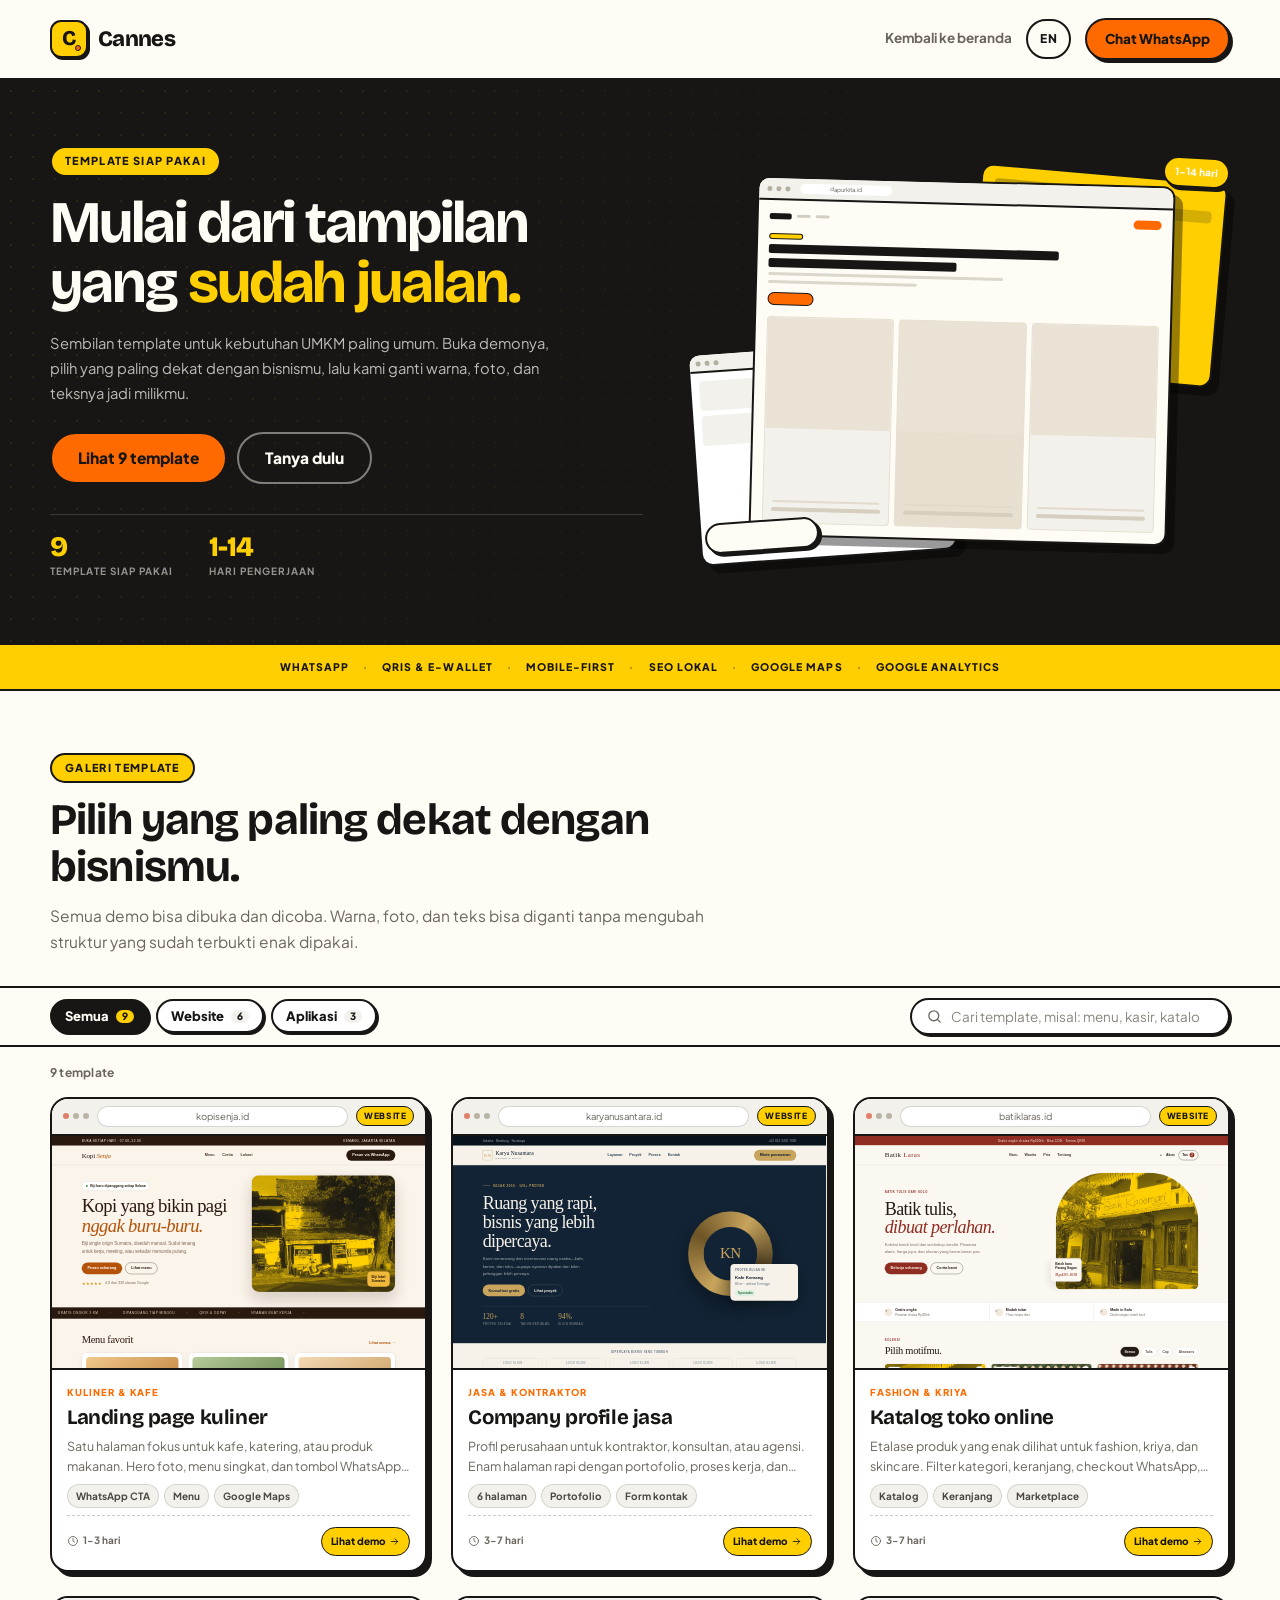
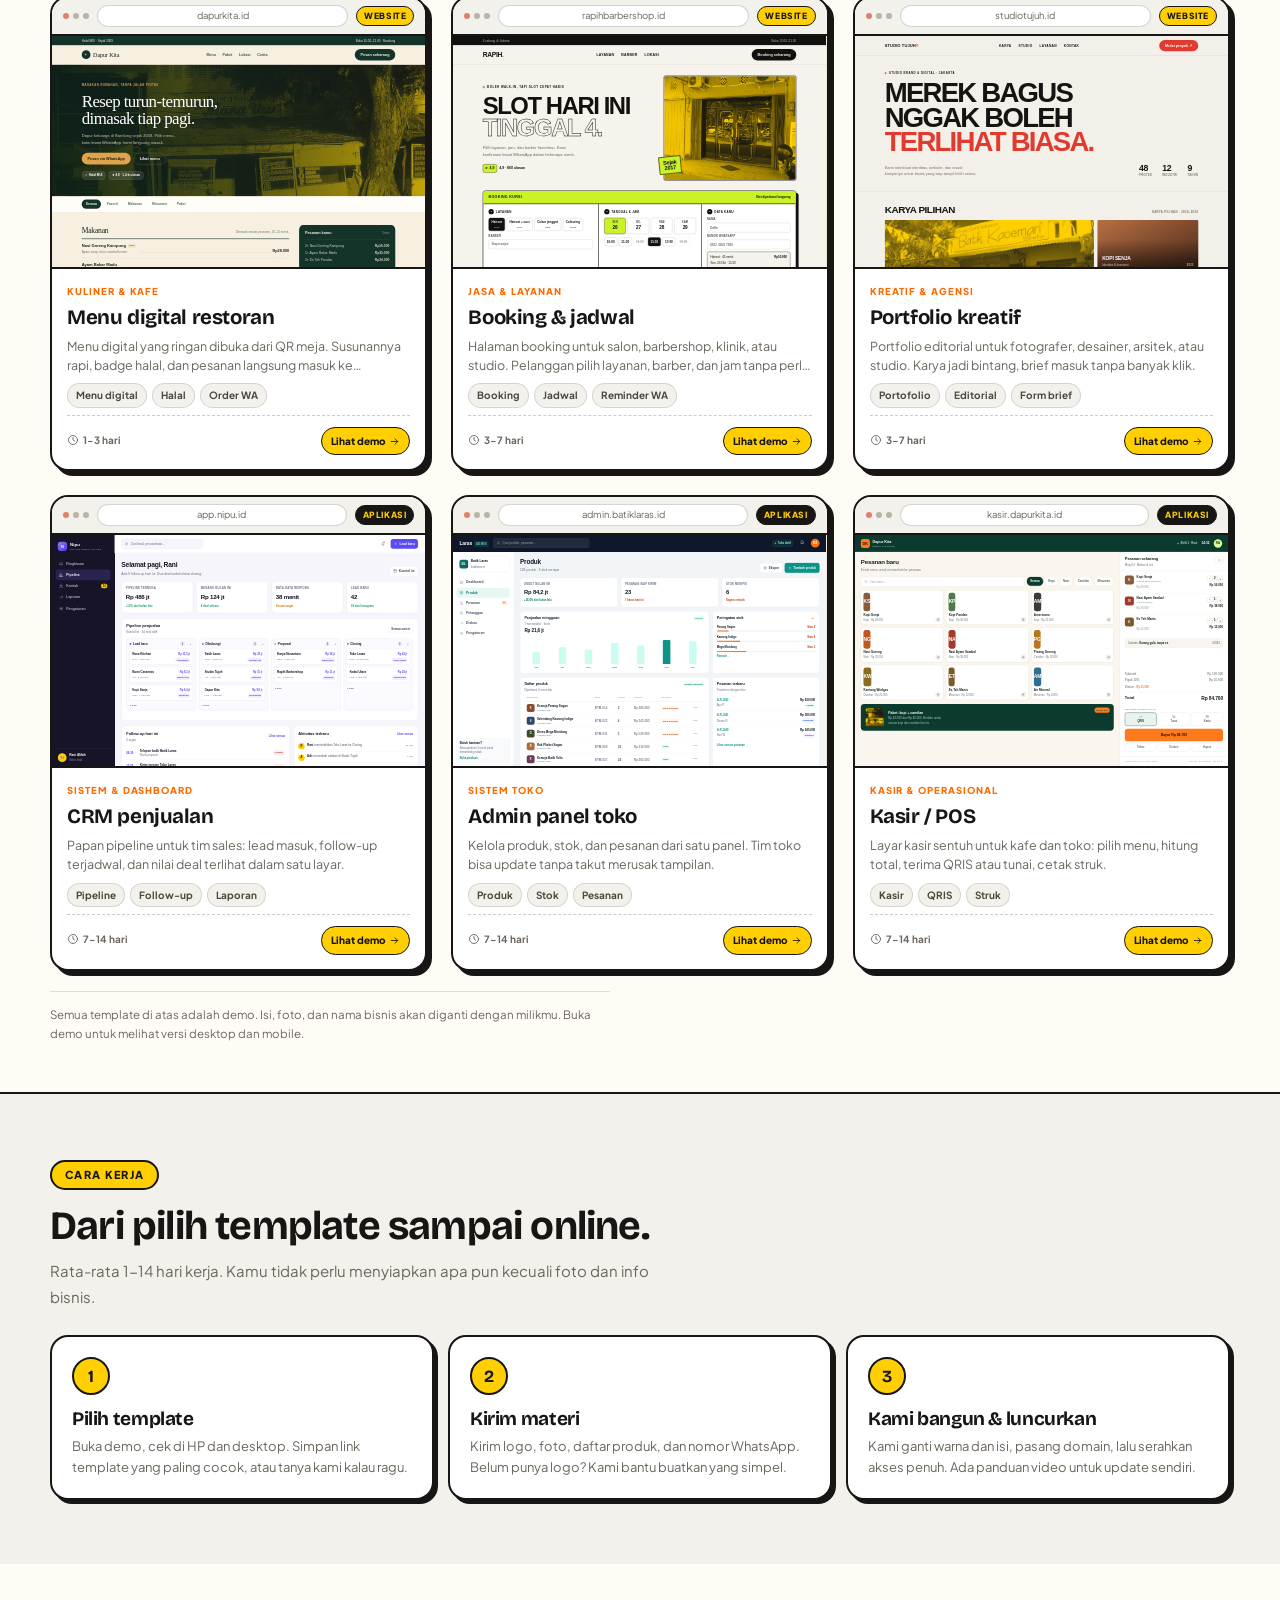
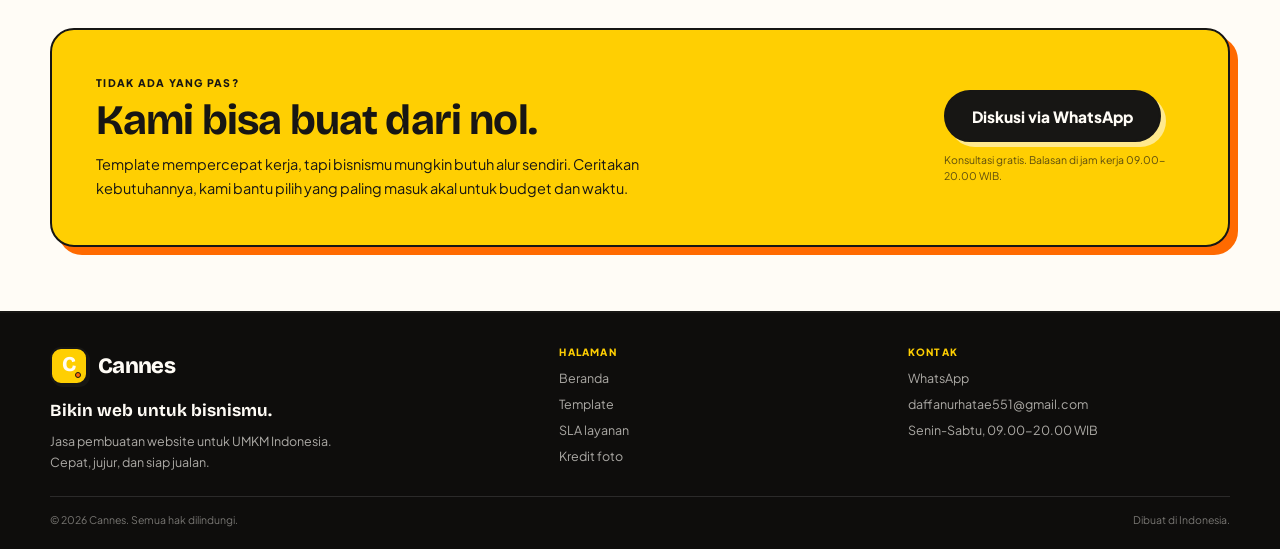
<file: templates.html>
<!DOCTYPE html>
<html lang="id">
<head>
  <meta charset="utf-8">
  <meta name="viewport" content="width=device-width, initial-scale=1">
  <meta name="theme-color" content="#FFCF02">
  <title>Template Website &amp; Aplikasi UMKM - Cannes</title>
  <meta name="description" content="Sembilan template website dan aplikasi siap pakai untuk UMKM: landing page, profil perusahaan, katalog, menu digital, booking, portofolio, CRM, admin toko, dan kasir. Bisa dicoba langsung.">
  <link rel="canonical" href="https://cannes.id/templates.html">

  <meta property="og:type" content="website">
  <meta property="og:site_name" content="Cannes">
  <meta property="og:locale" content="id_ID">
  <meta property="og:title" content="Template Website &amp; Aplikasi UMKM - Cannes">
  <meta property="og:description" content="Sembilan template siap pakai untuk UMKM. Lihat demo, pilih yang cocok, kami bangun dengan warna dan isi bisnismu.">
  <meta property="og:url" content="https://cannes.id/templates.html">
  <meta property="og:image" content="https://cannes.id/assets/img/og-cannes.jpg">
  <meta name="twitter:card" content="summary_large_image">
  <meta name="twitter:title" content="Template Website &amp; Aplikasi UMKM - Cannes">
  <meta name="twitter:description" content="Sembilan template siap pakai untuk UMKM. Lihat demo, pilih yang cocok, kami bangun dengan warna dan isi bisnismu.">
  <meta name="twitter:image" content="https://cannes.id/assets/img/og-cannes.jpg">

  <link rel="icon" href="assets/img/favicon.svg" type="image/svg+xml">
  <link rel="apple-touch-icon" href="assets/img/logo-cannes-600.png">

  <link rel="stylesheet" href="assets/css/fonts.css">
  <link rel="stylesheet" href="assets/css/style.css">
  <link rel="stylesheet" href="assets/css/templates.css">
</head>
<body class="templates-page">

  <svg class="icon-sprite" aria-hidden="true" focusable="false" xmlns="http://www.w3.org/2000/svg">
    <symbol id="t-back" viewBox="0 0 24 24"><path d="M15 18l-6-6 6-6"/></symbol>
    <symbol id="t-prev" viewBox="0 0 24 24"><path d="M15 18l-6-6 6-6"/></symbol>
    <symbol id="t-next" viewBox="0 0 24 24"><path d="M9 6l6 6-6 6"/></symbol>
    <symbol id="t-close" viewBox="0 0 24 24"><path d="M6 6l12 12M18 6L6 18"/></symbol>
    <symbol id="t-search" viewBox="0 0 24 24"><circle cx="11" cy="11" r="7"/><path d="M20 20l-3.5-3.5"/></symbol>
    <symbol id="t-desktop" viewBox="0 0 24 24"><rect x="3" y="4" width="18" height="12" rx="2"/><path d="M8 20h8M12 16v4"/></symbol>
    <symbol id="t-phone" viewBox="0 0 24 24"><rect x="7" y="2" width="10" height="20" rx="2.5"/><path d="M11 18.5h2"/></symbol>
    <symbol id="t-clock" viewBox="0 0 24 24"><circle cx="12" cy="12" r="9"/><path d="M12 7v5l3 2"/></symbol>
    <symbol id="t-arrow" viewBox="0 0 24 24"><path d="M5 12h14M13 6l6 6-6 6"/></symbol>
    <symbol id="t-spark" viewBox="0 0 24 24"><path d="M12 3l1.8 4.9L18.7 9.7 13.8 11.5 12 16.4 10.2 11.5 5.3 9.7l4.9-1.8L12 3Z"/><path d="M18.5 15.5l.8 2.2 2.2.8-2.2.8-.8 2.2-.8-2.2-2.2-.8 2.2-.8.8-2.2Z"/></symbol>
  </svg>

  <header class="site-header tpl-header">
    <div class="container header-inner--simple">
      <a class="brand" href="index.html" aria-label="Cannes - beranda">
        <span class="brand-mark" aria-hidden="true">C<span class="brand-dot"></span></span>
        <span class="brand-word">Cannes</span>
      </a>

      <div class="tpl-header__actions">
        <a class="tpl-header__link tpl-header__link--back" href="index.html" data-t="back">Kembali ke beranda</a>
        <button class="lang-btn" type="button" data-lang-toggle aria-label="Ganti ke bahasa Inggris" data-t-aria="langAria">
          <span data-lang-label>EN</span>
        </button>
        <a class="btn btn--primary btn--sm" href="https://wa.me/6287877250304" data-wa data-t="wa">Chat WhatsApp</a>
      </div>
    </div>
  </header>

  <main>
    <section class="tpl-hero">
      <div class="container tpl-hero__inner">
        <div class="tpl-hero__copy">
          <p class="eyebrow" data-t="eyebrow">Template siap pakai</p>
          <h1 data-t-html="title">Mulai dari tampilan yang <span>sudah jualan.</span></h1>
          <p class="tpl-hero__lead" data-t="lead">
            Sembilan template untuk kebutuhan UMKM paling umum. Buka demonya, pilih yang paling dekat
            dengan bisnismu, lalu kami ganti warna, foto, dan teksnya jadi milikmu.
          </p>
          <div class="tpl-hero__cta">
            <a class="btn btn--primary" href="#galeri" data-t="heroCta1">Lihat 9 template</a>
            <a class="btn btn--ghost" href="https://wa.me/6287877250304" data-wa data-t="heroCta2">Tanya dulu</a>
          </div>
          <dl class="tpl-hero__stats">
            <div><dt data-t="stat1">template siap pakai</dt><dd data-t="stat1v">9</dd></div>
            <div><dt data-t="stat2">hari pengerjaan</dt><dd data-t="stat2v">1-14</dd></div>
          </dl>
        </div>

        <div class="tpl-hero__art" aria-hidden="true">
          <div class="tpl-mock tpl-mock--back">
            <span class="tpl-mock__bar"></span>
            <span class="tpl-mock__block"></span>
            <span class="tpl-mock__block short"></span>
          </div>
          <div class="tpl-mock tpl-mock--mid">
            <div class="tpl-mock__bar"><i></i><i></i><i></i></div>
            <div class="tpl-mock__grid"><i></i><i></i><i></i><i></i></div>
          </div>
          <div class="tpl-mock tpl-mock--front">
            <div class="tpl-mock__bar"><i></i><i></i><i></i><span>dapurkita.id</span></div>
            <div class="tpl-mock__body">
              <div class="tpl-mock__nav"><b></b><i></i><i></i><span class="tpl-mock__pill"></span></div>
              <div class="tpl-mock__hero">
                <span class="tpl-mock__tag"></span>
                <b></b>
                <b class="short"></b>
                <i></i>
                <i class="short"></i>
                <span class="tpl-mock__cta"></span>
              </div>
              <div class="tpl-mock__tiles"><i></i><i></i><i></i></div>
            </div>
          </div>
          <span class="tpl-float tpl-float--one" data-t="floatOne">1-14 hari</span>
          <span class="tpl-float tpl-float--two" data-t="floatTwo">Demo bisa dicoba</span>
        </div>
      </div>
    </section>

    <div class="tpl-strip">
      <div class="container tpl-strip__inner">
        <span data-t="strip1">WhatsApp</span>
        <span data-t="strip2">QRIS &amp; e-wallet</span>
        <span data-t="strip3">Mobile-first</span>
        <span data-t="strip4">SEO lokal</span>
        <span data-t="strip5">Google Maps</span>
        <span data-t="strip6">Google Analytics</span>
      </div>
    </div>

    <section class="tpl-gallery" id="galeri">
      <div class="container">
        <div class="tpl-gallery__head">
          <p class="eyebrow" data-t="galleryEyebrow">Galeri template</p>
          <h2 data-t="galleryTitle">Pilih yang paling dekat dengan bisnismu.</h2>
          <p data-t="gallerySub">
            Semua demo bisa dibuka dan dicoba. Warna, foto, dan teks bisa diganti
            tanpa mengubah struktur yang sudah terbukti enak dipakai.
          </p>
        </div>
      </div>

      <div class="tpl-toolbar">
        <div class="container tpl-toolbar__inner">
          <div class="tpl-chips" role="group" aria-label="Filter template" data-t-aria="filterAria">
            <button class="tpl-chip is-on" type="button" data-filter="all" aria-pressed="true">
              <span data-t="filterAll">Semua</span><span class="tpl-chip__n" data-count="all">9</span>
            </button>
            <button class="tpl-chip" type="button" data-filter="web" aria-pressed="false">
              <span data-t="filterWeb">Website</span><span class="tpl-chip__n" data-count="web">6</span>
            </button>
            <button class="tpl-chip" type="button" data-filter="app" aria-pressed="false">
              <span data-t="filterApp">Aplikasi</span><span class="tpl-chip__n" data-count="app">3</span>
            </button>
          </div>

          <label class="tpl-search">
            <svg class="icon" aria-hidden="true"><use href="#t-search"></use></svg>
            <span class="sr-only" data-t="searchAria">Cari template</span>
            <input type="search" id="tpl-search" placeholder="Cari template, misal: menu, kasir, katalog…" data-t-ph="searchPh" autocomplete="off">
          </label>
        </div>
      </div>

      <div class="container">
        <p class="tpl-count" id="tpl-count" aria-live="polite">9 template</p>
        <div class="tpl-grid" id="tpl-grid"></div>

        <div class="tpl-empty" id="tpl-empty" hidden>
          <span class="tpl-empty__mark" aria-hidden="true">?</span>
          <h3 data-t="emptyTitle">Belum ada yang cocok.</h3>
          <p data-t="emptyBody">Coba kata kunci lain, atau lihat semua template yang tersedia.</p>
          <button class="btn btn--ghost btn--sm" type="button" data-reset data-t="emptyReset">Reset filter</button>
        </div>

        <p class="tpl-note" data-t="demoNote">
          Semua template di atas adalah demo. Isi, foto, dan nama bisnis akan diganti dengan milikmu.
        </p>
      </div>
    </section>

    <section class="tpl-steps">
      <div class="container">
        <div class="tpl-steps__head">
          <p class="eyebrow" data-t="stepsEyebrow">Cara kerja</p>
          <h2 data-t="stepsTitle">Dari pilih template sampai online.</h2>
          <p data-t="stepsSub">Rata-rata 1-14 hari kerja. Kamu tidak perlu menyiapkan apa pun kecuali foto dan info bisnis.</p>
        </div>
        <div class="tpl-steps__grid">
          <article class="tpl-step">
            <b aria-hidden="true">1</b>
            <h3 data-t="step1t">Pilih template</h3>
            <p data-t="step1b">Buka demo, cek di HP dan desktop. Simpan link template yang paling cocok, atau tanya kami kalau ragu.</p>
          </article>
          <article class="tpl-step">
            <b aria-hidden="true">2</b>
            <h3 data-t="step2t">Kirim materi</h3>
            <p data-t="step2b">Kirim logo, foto, daftar produk, dan nomor WhatsApp. Belum punya logo? Kami bantu buatkan yang simpel.</p>
          </article>
          <article class="tpl-step">
            <b aria-hidden="true">3</b>
            <h3 data-t="step3t">Kami bangun &amp; luncurkan</h3>
            <p data-t="step3b">Kami ganti warna dan isi, pasang domain, lalu serahkan akses penuh. Ada panduan video untuk update sendiri.</p>
          </article>
        </div>
      </div>
    </section>

    <section class="tpl-cta">
      <div class="container">
        <div class="tpl-cta__box">
          <div>
            <p class="tpl-cta__kick" data-t="ctaKicker">Tidak ada yang pas?</p>
            <h2 data-t="ctaTitle">Kami bisa buat dari nol.</h2>
            <p class="tpl-cta__body" data-t="ctaBody">
              Template mempercepat kerja, tapi bisnismu mungkin butuh alur sendiri. Ceritakan kebutuhannya,
              kami bantu pilih yang paling masuk akal untuk budget dan waktu.
            </p>
          </div>
          <div class="tpl-cta__act">
            <a class="btn btn--primary" href="https://wa.me/6287877250304" data-wa data-t="ctaBtn">Diskusi via WhatsApp</a>
            <p data-t="ctaNote">Konsultasi gratis. Balasan di jam kerja 09.00-20.00 WIB.</p>
          </div>
        </div>
      </div>
    </section>
  </main>

  <footer class="tpl-foot">
    <div class="container">
      <div class="tpl-foot__grid">
        <div>
          <a class="brand" href="index.html" aria-label="Cannes - beranda">
            <span class="brand-mark" aria-hidden="true">C<span class="brand-dot"></span></span>
            <span class="brand-word">Cannes</span>
          </a>
          <p class="tpl-foot__tag" data-t="footTag">Bikin web untuk bisnismu.</p>
          <p class="tpl-foot__desc" data-t="footDesc">Jasa pembuatan website untuk UMKM Indonesia. Cepat, jujur, dan siap jualan.</p>
        </div>
        <nav class="tpl-foot__col" aria-labelledby="tpl-foot-pages">
          <h3 id="tpl-foot-pages" data-t="footPages">Halaman</h3>
          <a href="index.html" data-t="footHome">Beranda</a>
          <a href="templates.html" aria-current="page" data-t="footTemplates">Template</a>
          <a href="sla.html" data-t="footSla">SLA layanan</a>
          <a href="credits.html" data-t="footCredits">Kredit foto</a>
        </nav>
        <div class="tpl-foot__col">
          <h3 data-t="footContact">Kontak</h3>
          <a href="https://wa.me/6287877250304" data-wa data-t="footWa">WhatsApp</a>
          <a href="mailto:daffanurhatae551@gmail.com">daffanurhatae551@gmail.com</a>
          <p data-t="contactHours">Senin-Sabtu, 09.00-20.00 WIB</p>
        </div>
      </div>
      <div class="tpl-foot__bottom">
        <p>© <span id="tpl-year">2026</span> Cannes. <span data-t="rights">Semua hak dilindungi.</span></p>
        <p data-t="made">Dibuat di Indonesia.</p>
      </div>
    </div>
  </footer>

  <dialog class="viewer" id="viewer" aria-labelledby="viewer-title">
    <div class="viewer__shell">
      <header class="viewer__bar">
        <button class="viewer__back" type="button" data-viewer-close aria-label="Kembali ke galeri" data-t-aria="viewerBack" autofocus>
          <svg class="icon" aria-hidden="true"><use href="#t-back"></use></svg>
          <span data-t="viewerBack">Kembali ke galeri</span>
        </button>
        <div class="viewer__ident">
          <small data-viewer-cat>Kuliner &amp; kafe</small>
          <h2 id="viewer-title" data-viewer-title>Landing page kuliner</h2>
        </div>
        <div class="viewer__tools">
          <div class="viewer__seg" role="group" aria-label="Ukuran pratinjau" data-t-aria="viewerDevice">
            <button type="button" data-device="desktop" aria-pressed="false">
              <svg class="icon" aria-hidden="true"><use href="#t-desktop"></use></svg><span data-t="viewerDesktop">Desktop</span>
            </button>
            <button type="button" data-device="mobile" aria-pressed="true">
              <svg class="icon" aria-hidden="true"><use href="#t-phone"></use></svg><span data-t="viewerMobile">Mobile</span>
            </button>
          </div>
          <button class="viewer__icon viewer__icon--close" type="button" data-viewer-close aria-label="Tutup pratinjau" data-t-aria="viewerClose">
            <svg class="icon" aria-hidden="true"><use href="#t-close"></use></svg>
          </button>
        </div>
      </header>

      <div class="viewer__stage" data-stage data-device="desktop">
        <div class="viewer__device">
          <div class="viewer__chrome">
            <span class="viewer__dots" aria-hidden="true"><i></i><i></i><i></i></span>
            <span class="viewer__url" data-viewer-url>demo.id</span>
            <span class="viewer__count" data-viewer-count>1 / 9</span>
          </div>
          <iframe id="viewer-frame" title="Pratinjau template" srcdoc="<!doctype html><html><body style='margin:0;background:#faf7ee'></body></html>"></iframe>
        </div>
      </div>

      <footer class="viewer__foot">
        <div class="viewer__meta">
          <span class="viewer__stat"><small data-t="viewerDays">Pengerjaan</small><b data-viewer-days>1-3 hari</b></span>
          <span class="viewer__note" data-viewer-note>Sudah termasuk domain, hosting 1 tahun, dan revisi.</span>
        </div>
        <div class="viewer__actions">
          <div class="viewer__pager" role="group" aria-label="Navigasi template" data-t-aria="viewerPager">
            <button class="viewer__icon" type="button" data-viewer-prev aria-label="Template sebelumnya" data-t-aria="viewerPrev">
              <svg class="icon" aria-hidden="true"><use href="#t-prev"></use></svg>
            </button>
            <span class="viewer__pager-count" data-viewer-count aria-live="polite">1 / 9</span>
            <button class="viewer__icon" type="button" data-viewer-next aria-label="Template berikutnya" data-t-aria="viewerNext">
              <svg class="icon" aria-hidden="true"><use href="#t-next"></use></svg>
            </button>
          </div>
          <button class="btn btn--ghost btn--sm" type="button" data-viewer-close data-t="viewerBackShort">Kembali</button>
          <a class="btn btn--primary btn--sm" href="#" data-viewer-wa target="_blank" rel="noopener" data-t="viewerCta">Minta template ini</a>
        </div>
      </footer>
    </div>
  </dialog>

  <script src="assets/js/templates/base.js" defer></script>
  <script src="assets/js/templates/sites-a.js" defer></script>
  <script src="assets/js/templates/sites-b.js" defer></script>
  <script src="assets/js/templates/apps.js" defer></script>
  <script src="assets/js/templates.js" defer></script>
</body>
</html>
</file>
<file: assets/css/fonts.css>
@font-face {
  font-family: "Bricolage Grotesque";
  src: url("[data-uri]") format("woff2");
  font-weight: 200 800;
  font-style: normal;
  font-display: swap;
}

@font-face {
  font-family: "Plus Jakarta Sans";
  src: url("[data-uri]") format("woff2");
  font-weight: 200 800;
  font-style: normal;
  font-display: swap;
}
</file>
<file: assets/css/style.css>
:root {
  --ink: #171614;
  --ink-soft: #221f1b;
  --paper: #fffcf6;
  --paper-2: #f3f1eb;
  --yellow: #ffcf02;
  --orange: #ff6a00;
  --muted: #6b665d;
  --line: #171614;
  --radius: 20px;
  --radius-lg: 26px;
  --shadow: 5px 5px 0 var(--ink);
  --shadow-lg: 10px 10px 0 var(--ink);
  --header-h: 78px;
  --display: "Bricolage Grotesque", "Segoe UI", system-ui, sans-serif;
  --body: "Plus Jakarta Sans", "Segoe UI", system-ui, sans-serif;
  --ease: cubic-bezier(0.2, 0.8, 0.2, 1);
}



*,
*::before,
*::after {
  box-sizing: border-box;
}

html {
  -webkit-text-size-adjust: 100%;
  scroll-behavior: smooth;
  scroll-padding-top: calc(var(--header-h) + 12px);
}

body {
  margin: 0;
  background: var(--paper);
  color: var(--ink);
  font-family: var(--body);
  font-size: 17px;
  line-height: 1.65;
  font-weight: 400;
  overflow-x: clip;
  -webkit-font-smoothing: antialiased;
  text-rendering: optimizeLegibility;
}

body.menu-open {
  overflow: hidden;
}

h1, h2, h3, h4 {
  font-family: var(--display);
  font-weight: 700;
  line-height: 1.1;
  letter-spacing: -0.02em;
  margin: 0;
}

p {
  margin: 0;
}

img {
  max-width: 100%;
  display: block;
}

a {
  color: inherit;
}

ul, ol {
  margin: 0;
  padding: 0;
  list-style: none;
}

button {
  font: inherit;
  color: inherit;
}

svg.icon {
  width: 1em;
  height: 1em;
  flex: none;
  fill: currentColor;
}

.icon-sprite {
  position: absolute;
  width: 0;
  height: 0;
  overflow: hidden;
}

::selection {
  background: var(--yellow);
  color: var(--ink);
}

:focus-visible {
  outline: 3px solid var(--ink);
  outline-offset: 3px;
  border-radius: 4px;
}

.reality :focus-visible,
.contact :focus-visible,
.footer :focus-visible {
  outline-color: var(--yellow);
}

.skip-link {
  position: absolute;
  left: 16px;
  top: -100px;
  z-index: 100;
  background: var(--ink);
  color: var(--paper);
  padding: 10px 18px;
  border-radius: 0 0 12px 12px;
  font-weight: 700;
  font-size: 14px;
  text-decoration: none;
  transition: top 0.2s ease;
}

.skip-link:focus {
  top: 0;
}



.container {
  width: min(100% - 48px, 1180px);
  margin-inline: auto;
}

.section {
  padding-block: clamp(56px, 7.5vw, 104px);
}

.section-head {
  max-width: 780px;
  margin-bottom: clamp(28px, 3.6vw, 48px);
}

.section-title {
  font-size: clamp(1.95rem, 3.8vw, 3rem);
  line-height: 1.03;
  letter-spacing: -0.035em;
  text-wrap: balance;
}

.section-title--sm {
  font-size: clamp(1.6rem, 2.8vw, 2.15rem);
}

.section-sub {
  margin-top: 16px;
  max-width: 58ch;
  color: var(--muted);
  font-size: clamp(0.98rem, 1.3vw, 1.06rem);
  line-height: 1.6;
}

.eyebrow {
  display: inline-flex;
  align-items: center;
  gap: 7px;
  margin: 0 0 18px;
  padding: 5px 13px;
  background: var(--yellow);
  border: 2px solid var(--ink);
  border-radius: 999px;
  font-size: 11px;
  font-weight: 800;
  letter-spacing: 0.12em;
  text-transform: uppercase;
  line-height: 1.5;
}

.eyebrow--dark {
  background: transparent;
  border-color: rgba(255, 255, 255, 0.3);
  color: var(--yellow);
}



.btn {
  display: inline-flex;
  align-items: center;
  justify-content: center;
  gap: 9px;
  padding: 15px 26px;
  min-height: 52px;
  background: var(--paper);
  color: var(--ink);
  border: 2px solid var(--ink);
  border-radius: 999px;
  box-shadow: 4px 4px 0 var(--ink);
  font-family: var(--body);
  font-weight: 800;
  font-size: 15.5px;
  line-height: 1.1;
  text-decoration: none;
  cursor: pointer;
  transition: transform 0.14s ease, box-shadow 0.14s ease, background 0.14s ease;
}

.btn .icon {
  font-size: 20px;
}

.btn:hover {
  transform: translate(-1px, -1px);
  box-shadow: 6px 6px 0 var(--ink);
}

.btn:active {
  transform: translate(2px, 2px);
  box-shadow: 2px 2px 0 var(--ink);
}

.btn--primary {
  background: var(--orange);
}

.btn--primary:hover {
  background: #ff7d1f;
}

.btn--ghost {
  background: transparent;
}

.btn--ghost:hover {
  background: #fff;
}

.btn--sm {
  padding: 10px 18px;
  min-height: 42px;
  font-size: 13.5px;
  box-shadow: 3px 3px 0 var(--ink);
}

.btn--sm:hover {
  box-shadow: 4px 4px 0 var(--ink);
}

.btn--block {
  display: flex;
  width: 100%;
}

.link-btn {
  background: none;
  border: 0;
  padding: 0;
  font-family: inherit;
  font-size: 0.92rem;
  text-align: left;
  cursor: pointer;
}



#top-sentinel {
  position: absolute;
  top: 0;
  left: 0;
  width: 1px;
  height: 1px;
  pointer-events: none;
}

.site-header {
  position: sticky;
  top: 0;
  z-index: 50;
  background: var(--paper);
  border-bottom: 2px solid var(--ink);
  transition: box-shadow 0.2s ease;
}

.site-header.is-stuck {
  box-shadow: 0 6px 0 rgba(23, 22, 20, 0.08);
}

.header-inner {
  display: grid;
  grid-template-columns: auto 1fr auto;
  align-items: center;
  gap: 24px;
  min-height: var(--header-h);
}

.brand {
  display: inline-flex;
  align-items: center;
  gap: 10px;
  text-decoration: none;
  color: var(--ink);
}

.brand-mark {
  position: relative;
  display: grid;
  place-items: center;
  width: 38px;
  height: 38px;
  padding-bottom: 2px;
  background: var(--yellow);
  border: 2px solid var(--ink);
  border-radius: 11px;
  box-shadow: 2px 2px 0 var(--ink);
  font-family: var(--display);
  font-size: 21px;
  font-weight: 800;
  line-height: 1;
}

.brand-dot {
  position: absolute;
  right: 5px;
  bottom: 5px;
  width: 6px;
  height: 6px;
  background: var(--orange);
  border: 1.5px solid var(--ink);
  border-radius: 50%;
}

.brand-word {
  font-family: var(--display);
  font-size: 22px;
  font-weight: 800;
  letter-spacing: -0.03em;
}

.nav {
  display: flex;
  align-items: center;
  gap: 6px;
  justify-self: center;
}

.nav a {
  position: relative;
  padding: 8px 11px;
  border-radius: 999px;
  color: var(--ink);
  font-size: 14.5px;
  font-weight: 600;
  text-decoration: none;
  transition: background 0.15s ease;
}

.nav a::after {
  content: "";
  position: absolute;
  left: 11px;
  right: 11px;
  bottom: 4px;
  height: 2px;
  background: var(--orange);
  transform: scaleX(0);
  transform-origin: left;
  transition: transform 0.2s var(--ease);
}

.nav a:hover,
.nav a.is-active {
  background: var(--paper-2);
}

.nav a:hover::after,
.nav a.is-active::after {
  transform: scaleX(1);
}

.header-actions {
  display: flex;
  align-items: center;
  gap: 10px;
}

.lang-btn {
  display: inline-flex;
  align-items: center;
  justify-content: center;
  min-width: 44px;
  min-height: 40px;
  padding: 6px 12px;
  background: var(--paper);
  border: 2px solid var(--ink);
  border-radius: 999px;
  font-size: 12px;
  font-weight: 800;
  letter-spacing: 0.04em;
  cursor: pointer;
  transition: background 0.15s ease, transform 0.15s ease;
}

.lang-btn:hover {
  background: var(--yellow);
  transform: translateY(-1px);
}

.burger {
  display: none;
  place-content: center;
  gap: 4px;
  width: 44px;
  height: 42px;
  padding: 0;
  background: var(--paper);
  border: 2px solid var(--ink);
  border-radius: 12px;
  cursor: pointer;
}

.burger span {
  display: block;
  width: 18px;
  height: 2px;
  background: var(--ink);
  border-radius: 2px;
  transition: transform 0.22s ease, opacity 0.15s ease;
}

.burger[aria-expanded="true"] span:nth-child(1) {
  transform: translateY(6px) rotate(45deg);
}

.burger[aria-expanded="true"] span:nth-child(2) {
  opacity: 0;
}

.burger[aria-expanded="true"] span:nth-child(3) {
  transform: translateY(-6px) rotate(-45deg);
}


.mobile-menu {
  position: fixed;
  inset: 0;
  z-index: 48;
  display: none;
  padding: calc(var(--header-h) + 18px) 24px 32px;
  background: var(--paper);
  overflow-y: auto;
  opacity: 0;
  visibility: hidden;
  transform: translateY(-8px);
  transition: opacity 0.2s ease, transform 0.2s ease, visibility 0.2s;
}

.mobile-menu.is-open {
  opacity: 1;
  visibility: visible;
  transform: none;
}

.mobile-menu__inner {
  width: min(100%, 520px);
  margin-inline: auto;
}

.mobile-nav {
  display: grid;
  border-top: 2px solid var(--ink);
}

.mobile-nav a {
  display: flex;
  align-items: center;
  justify-content: space-between;
  gap: 16px;
  padding: 16px 2px;
  border-bottom: 2px solid var(--ink);
  font-family: var(--display);
  font-size: 1.35rem;
  font-weight: 700;
  letter-spacing: -0.02em;
  text-decoration: none;
  color: var(--ink);
}

.mobile-nav a .icon {
  font-size: 22px;
  transition: transform 0.2s ease;
}

.mobile-nav a:hover .icon {
  transform: translate(3px, -3px);
}

.mobile-menu .btn--block {
  margin-top: 24px;
}

.mobile-menu__meta {
  display: grid;
  gap: 10px;
  margin-top: 26px;
  padding-top: 22px;
  border-top: 1px dashed rgba(23, 22, 20, 0.3);
  color: var(--muted);
  font-size: 0.9rem;
}

.mobile-menu__meta a {
  display: flex;
  align-items: center;
  gap: 8px;
  color: var(--ink);
  font-weight: 600;
  text-decoration: none;
  word-break: break-word;
}

.mobile-menu__meta .icon {
  color: var(--orange);
  font-size: 18px;
}



.hero {
  position: relative;
  overflow: hidden;
  border-bottom: 2px solid var(--ink);
  background: var(--paper);
}

.hero-pattern {
  position: absolute;
  inset: 0;
  background-image: radial-gradient(var(--ink) 1px, transparent 1px);
  background-size: 18px 18px;
  opacity: 0.09;
  -webkit-mask-image: linear-gradient(to bottom, #000 10%, transparent 85%);
  mask-image: linear-gradient(to bottom, #000 10%, transparent 85%);
  pointer-events: none;
}

.hero-inner {
  position: relative;
  display: grid;
  grid-template-columns: 1.05fr 0.95fr;
  align-items: center;
  gap: clamp(28px, 4vw, 56px);
  padding-block: clamp(40px, 5vw, 78px) clamp(48px, 6.5vw, 92px);
}

.hero-copy {
  position: relative;
  z-index: 2;
}

.hero-eyebrow {
  margin-bottom: 20px;
}

.hero-title {
  font-size: clamp(2.7rem, 6.1vw, 4.55rem);
  line-height: 0.96;
  letter-spacing: -0.04em;
  margin-bottom: 22px;
}

.hero-title .mark {
  position: relative;
  display: inline-block;
  padding: 0 0.14em 0.04em;
  background: var(--yellow);
  border: 2px solid var(--ink);
  border-radius: 10px;
  box-shadow: 5px 5px 0 var(--ink);
  transform: rotate(-1.2deg);
}

.hero-sub {
  max-width: 46ch;
  color: var(--muted);
  font-size: clamp(1rem, 1.5vw, 1.12rem);
  line-height: 1.6;
}

.hero-cta {
  display: flex;
  flex-wrap: wrap;
  gap: 12px;
  margin-top: 30px;
}

.hero-art {
  position: relative;
  width: 100%;
  max-width: 470px;
  margin-inline: auto;
  z-index: 1;
}

.hero-sun {
  position: absolute;
  top: -7%;
  right: -5%;
  width: 86%;
  aspect-ratio: 1;
  background: var(--yellow);
  border: 2px solid var(--ink);
  border-radius: 50%;
  box-shadow: 10px 10px 0 rgba(23, 22, 20, 0.12);
}

.logo-card {
  position: relative;
  z-index: 2;
  padding: 10px;
  background: #fff;
  border: 2px solid var(--ink);
  border-radius: var(--radius-lg);
  box-shadow: var(--shadow-lg);
  transform: rotate(-2.4deg);
}

.logo-card picture,
.logo-card img {
  display: block;
  width: 100%;
  height: auto;
  border-radius: 18px;
}

.sticker {
  position: absolute;
  z-index: 3;
  padding: 8px 14px;
  background: var(--paper);
  border: 2px solid var(--ink);
  border-radius: 999px;
  box-shadow: 3px 3px 0 var(--ink);
  font-size: 12.5px;
  font-weight: 800;
  line-height: 1.2;
  white-space: nowrap;
}

.sticker--1 {
  top: 4%;
  left: -5%;
  background: var(--yellow);
  transform: rotate(-6deg);
}

.sticker--2 {
  bottom: 17%;
  left: -7%;
  transform: rotate(3deg);
}

.sticker--3 {
  right: 0;
  bottom: 3%;
  background: var(--orange);
  transform: rotate(-4deg);
}



.marquee {
  position: relative;
  overflow: hidden;
  padding-block: 13px;
  background: var(--yellow);
  border-bottom: 2px solid var(--ink);
}

.marquee__track {
  display: flex;
  width: max-content;
  animation: marquee-scroll 34s linear infinite;
}

.marquee:hover .marquee__track {
  animation-play-state: paused;
}

.marquee__group {
  display: flex;
  align-items: center;
  gap: 26px;
  padding-right: 26px;
  font-size: 12.5px;
  font-weight: 800;
  letter-spacing: 0.08em;
  text-transform: uppercase;
  white-space: nowrap;
}

.marquee__star {
  font-size: 15px;
}

@keyframes marquee-scroll {
  from { transform: translateX(0); }
  to { transform: translateX(-50%); }
}



.reality {
  background: var(--ink);
  color: var(--paper);
}

.reality .section-title {
  color: var(--paper);
  max-width: 22ch;
}

.reality .section-sub {
  color: rgba(255, 252, 246, 0.62);
}

.reality-head {
  margin-bottom: clamp(30px, 4vw, 50px);
}

.reality-grid {
  display: grid;
  grid-template-columns: 0.85fr 1.15fr;
  gap: clamp(24px, 4vw, 56px);
  align-items: start;
}

.reality-stat {
  position: relative;
  padding: clamp(24px, 3vw, 34px);
  background: var(--ink-soft);
  border: 2px solid rgba(255, 255, 255, 0.18);
  border-radius: 22px;
  overflow: hidden;
}

.stat-line {
  display: flex;
  align-items: flex-start;
  gap: 2px;
  color: var(--yellow);
}

.stat-number {
  font-family: var(--display);
  font-size: clamp(4.6rem, 9vw, 7.4rem);
  font-weight: 800;
  line-height: 0.82;
  letter-spacing: -0.06em;
}

.stat-pct {
  font-family: var(--display);
  font-size: clamp(1.4rem, 2.6vw, 2rem);
  font-weight: 700;
  padding-top: 4px;
}

.stat-caption {
  margin-top: 20px;
  max-width: 30ch;
  color: rgba(255, 252, 246, 0.7);
  font-size: 0.95rem;
  line-height: 1.55;
}

.stat-arrow {
  position: absolute;
  right: 20px;
  bottom: 20px;
  display: grid;
  place-items: center;
  width: 44px;
  height: 44px;
  border: 2px solid rgba(255, 255, 255, 0.22);
  border-radius: 50%;
  color: var(--yellow);
  font-size: 20px;
}

.reality-points {
  display: grid;
}

.reality-point {
  display: grid;
  grid-template-columns: 42px 1fr;
  gap: 16px;
  padding: 20px 0;
  border-top: 1px solid rgba(255, 255, 255, 0.16);
}

.reality-point:first-child {
  border-top: 0;
  padding-top: 0;
}

.point-num {
  padding-top: 4px;
  color: var(--yellow);
  font-size: 11px;
  font-weight: 800;
  letter-spacing: 0.12em;
}

.reality-point h3 {
  color: var(--paper);
  font-size: 1.14rem;
  margin-bottom: 5px;
}

.reality-point p {
  color: rgba(255, 252, 246, 0.64);
  font-size: 0.94rem;
  line-height: 1.55;
}



.bento {
  display: grid;
  grid-template-columns: repeat(4, 1fr);
  gap: 16px;
}

.bento-cell {
  display: flex;
  flex-direction: column;
  gap: 12px;
  padding: 26px;
  background: var(--paper-2);
  border: 2px solid var(--ink);
  border-radius: var(--radius);
  box-shadow: 4px 4px 0 var(--ink);
  transition: transform 0.18s ease, box-shadow 0.18s ease;
}

.bento-cell:hover {
  transform: translate(-2px, -2px);
  box-shadow: 6px 6px 0 var(--ink);
}

.bento-a {
  grid-column: span 2;
  background: var(--yellow);
}

.bento-b {
  grid-column: span 2;
  background: #fff;
}

.bento-icon {
  display: grid;
  place-items: center;
  width: 44px;
  height: 44px;
  background: var(--yellow);
  border: 2px solid var(--ink);
  border-radius: 12px;
  font-size: 22px;
}

.bento-a .bento-icon {
  background: var(--paper);
}

.bento-a .bento-kicker,
.bento-b .bento-kicker {
  opacity: 0.72;
}

.bento-kicker {
  font-size: 10px;
  font-weight: 800;
  letter-spacing: 0.14em;
  text-transform: uppercase;
}

.bento-cell h3 {
  font-size: 1.16rem;
  line-height: 1.22;
}

.bento-a-title {
  font-size: clamp(1.5rem, 2.4vw, 2rem) !important;
}

.bento-big {
  font-family: var(--display);
  font-weight: 800;
  font-size: 1.45em;
  letter-spacing: -0.05em;
}

.bento-price {
  display: inline-block;
  padding: 0 8px;
  background: var(--yellow);
  border: 2px solid var(--ink);
  border-radius: 8px;
  box-shadow: 2px 2px 0 var(--ink);
  transform: rotate(-1.5deg);
}

.bento-cell p {
  color: var(--muted);
  font-size: 0.93rem;
  line-height: 1.55;
}

.bento-a p {
  color: rgba(23, 22, 20, 0.72);
}



.services {
  background: var(--paper-2);
  border-block: 2px solid var(--ink);
}

.service-list {
  border-top: 2px solid var(--ink);
}

.service-row {
  display: grid;
  grid-template-columns: 52px 1fr auto 40px;
  align-items: center;
  gap: clamp(12px, 2.2vw, 30px);
  padding: 26px 12px;
  border-bottom: 2px solid var(--ink);
  color: var(--ink);
  text-decoration: none;
  transition: background 0.18s ease, padding 0.18s ease;
}

.service-row:hover {
  padding-left: 24px;
  background: #fff;
}

.service-num {
  align-self: start;
  padding-top: 5px;
  color: var(--muted);
  font-size: 11px;
  font-weight: 800;
  letter-spacing: 0.12em;
}

.service-body h3 {
  font-size: clamp(1.3rem, 2vw, 1.55rem);
  margin-bottom: 6px;
}

.service-body p {
  max-width: 56ch;
  color: var(--muted);
  font-size: 0.94rem;
  line-height: 1.55;
}

.service-tags {
  display: flex;
  flex-wrap: wrap;
  gap: 7px;
  justify-content: flex-end;
}

.service-tags span {
  padding: 4px 11px;
  background: var(--paper);
  border: 2px solid var(--ink);
  border-radius: 999px;
  font-size: 11.5px;
  font-weight: 700;
  white-space: nowrap;
}

.service-arrow {
  font-size: 24px;
  transition: transform 0.2s var(--ease);
}

.service-row:hover .service-arrow {
  transform: translate(4px, -4px);
}



.process {
  background: var(--yellow);
  border-bottom: 2px solid var(--ink);
}

.process .section-sub {
  color: rgba(23, 22, 20, 0.68);
}

.steps {
  display: grid;
  grid-template-columns: repeat(4, 1fr);
  gap: 16px;
}

.step {
  padding: 24px;
  background: var(--paper);
  border: 2px solid var(--ink);
  border-radius: var(--radius);
  box-shadow: var(--shadow);
}

.step-num {
  display: block;
  margin-bottom: 10px;
  color: var(--orange);
  font-family: var(--display);
  font-size: 1.55rem;
  font-weight: 800;
  letter-spacing: -0.04em;
}

.step h3 {
  font-size: 1.12rem;
  margin-bottom: 6px;
}

.step p {
  color: var(--muted);
  font-size: 0.9rem;
  line-height: 1.55;
}

.process-note {
  display: block;
  width: fit-content;
  max-width: 100%;
  margin: 28px auto 0;
  padding: 9px 18px;
  background: var(--paper);
  border: 2px solid var(--ink);
  border-radius: 999px;
  font-size: 12.5px;
  font-weight: 700;
  text-align: center;
}



.type-grid {
  display: grid;
  grid-template-columns: repeat(3, 1fr);
  gap: 20px;
}

.type-card {
  overflow: hidden;
  background: var(--paper);
  border: 2px solid var(--ink);
  border-radius: 22px;
  box-shadow: var(--shadow);
  transition: transform 0.18s ease, box-shadow 0.18s ease;
}

.type-card:hover {
  transform: translate(-2px, -2px);
  box-shadow: 7px 7px 0 var(--ink);
}

.type-media {
  position: relative;
  aspect-ratio: 4 / 3;
  border-bottom: 2px solid var(--ink);
  background: var(--paper-2);
}

.type-media img {
  width: 100%;
  height: 100%;
  object-fit: cover;
}

.type-index {
  position: absolute;
  top: 12px;
  left: 12px;
  padding: 3px 9px;
  background: var(--yellow);
  border: 2px solid var(--ink);
  border-radius: 8px;
  font-size: 11px;
  font-weight: 800;
  letter-spacing: 0.08em;
}

.type-body {
  padding: 20px 22px 24px;
}

.type-body h3 {
  font-size: 1.35rem;
}

.type-examples {
  margin-top: 5px;
  color: var(--muted);
  font-size: 0.9rem;
  line-height: 1.5;
}

.type-note {
  display: inline-block;
  margin-top: 13px;
  padding: 4px 10px;
  background: var(--paper-2);
  border: 2px solid var(--ink);
  border-radius: 999px;
  font-size: 11.5px;
  font-weight: 700;
}

.type-disclaimer {
  margin-top: 24px;
  color: var(--muted);
  font-size: 11.5px;
  text-align: center;
}

.type-disclaimer a {
  text-underline-offset: 3px;
}



/* Template teaser ---------------------------------------------------------- */

.tpl-teaser {
  position: relative;
  overflow: hidden;
  padding-block: clamp(48px, 6vw, 88px);
  background: var(--ink);
  color: var(--paper);
  border-block: 2px solid var(--ink);
}

.tpl-teaser::before {
  content: "";
  position: absolute;
  inset: 0;
  z-index: 0;
  background-image: radial-gradient(rgba(255, 207, 2, 0.6) 1px, transparent 1px);
  background-size: 20px 20px;
  opacity: 0.16;
  -webkit-mask-image: linear-gradient(115deg, #000, transparent 70%);
  mask-image: linear-gradient(115deg, #000, transparent 70%);
  pointer-events: none;
}

.tpl-teaser::after {
  content: "";
  position: absolute;
  top: -32%;
  right: -14%;
  z-index: 0;
  width: 46%;
  aspect-ratio: 1;
  background: radial-gradient(circle, rgba(255, 106, 0, 0.36), transparent 68%);
  pointer-events: none;
}

.tpl-teaser__inner {
  position: relative;
  z-index: 1;
  display: grid;
  grid-template-columns: minmax(0, 1.04fr) minmax(0, 0.96fr);
  align-items: center;
  gap: clamp(26px, 4vw, 54px);
}

.tpl-teaser__copy {
  position: relative;
  z-index: 2;
}

.tpl-teaser .eyebrow {
  margin-bottom: 16px;
}

.tpl-teaser__title {
  max-width: 14ch;
  color: var(--paper);
}

.tpl-teaser__title span {
  color: var(--yellow);
}

.tpl-teaser__lead {
  max-width: 48ch;
  margin-top: 15px;
  color: rgba(255, 252, 246, 0.74);
  font-size: clamp(14.5px, 1.3vw, 16px);
  line-height: 1.68;
}

.tpl-teaser__tags {
  display: flex;
  flex-wrap: wrap;
  gap: 7px;
  margin-top: 18px;
}

.tpl-teaser__tags li {
  padding: 5px 11px;
  border: 1.5px solid rgba(255, 255, 255, 0.24);
  border-radius: 999px;
  font-size: 10.5px;
  font-weight: 800;
  letter-spacing: 0.02em;
  color: rgba(255, 252, 246, 0.8);
}

.tpl-teaser__actions {
  display: flex;
  flex-wrap: wrap;
  align-items: center;
  gap: 12px 18px;
  margin-top: 26px;
}

.tpl-teaser__actions .btn {
  box-shadow: 4px 4px 0 rgba(0, 0, 0, 0.6);
}

.tpl-teaser__actions .btn:hover {
  box-shadow: 6px 6px 0 rgba(0, 0, 0, 0.6);
}

.tpl-teaser__note {
  font-size: 11.5px;
  font-weight: 600;
  color: rgba(255, 252, 246, 0.55);
}

/* Teaser art */

.tpl-teaser__art {
  position: relative;
  z-index: 2;
  width: 100%;
  max-width: 470px;
  height: clamp(286px, 30vw, 356px);
  margin-inline: auto;
  perspective: 900px;
  animation: tplTeaserFloat 9s ease-in-out infinite;
}

@keyframes tplTeaserFloat {
  0%,
  100% {
    transform: translateY(0);
  }

  50% {
    transform: translateY(-7px);
  }
}

.tpl-teaser__device {
  position: absolute;
  overflow: hidden;
  background: #fff;
  border: 2px solid #000;
  border-radius: 12px;
  box-shadow: 7px 7px 0 rgba(0, 0, 0, 0.45);
  transition: transform 0.5s cubic-bezier(0.22, 0.7, 0.25, 1);
}

.tpl-teaser__device--back {
  top: 3%;
  right: 1%;
  display: flex;
  flex-direction: column;
  gap: 8px;
  width: 47%;
  height: 47%;
  padding: 13px;
  background: var(--yellow);
  transform: rotate(6deg);
}

.tpl-teaser__device--mid {
  bottom: 3%;
  left: 0;
  display: flex;
  flex-direction: column;
  width: 48%;
  height: 47%;
  transform: rotate(-5deg);
}

.tpl-teaser__device--front {
  top: 5%;
  left: 12%;
  z-index: 2;
  width: 77%;
  height: 89%;
  transform: rotate(1.4deg);
}

.tpl-teaser__art:hover .tpl-teaser__device--back {
  transform: rotate(9deg) translate(5px, -7px);
}

.tpl-teaser__art:hover .tpl-teaser__device--mid {
  transform: rotate(-8deg) translate(-5px, 4px);
}

.tpl-teaser__art:hover .tpl-teaser__device--front {
  transform: rotate(0deg) translateY(-4px);
}

.tpl-teaser__line {
  display: block;
  height: 9px;
  background: rgba(23, 22, 20, 0.32);
  border-radius: 4px;
}

.tpl-teaser__line.short {
  width: 64%;
}

.tpl-teaser__bar {
  display: flex;
  flex: none;
  align-items: center;
  gap: 4px;
  height: 20px;
  padding: 0 8px;
  background: var(--paper-2);
  border-bottom: 1.5px solid #000;
}

.tpl-teaser__bar i {
  display: block;
  width: 5px;
  height: 5px;
  background: #b9b3a6;
  border-radius: 50%;
}

.tpl-teaser__bar i:first-child {
  background: #e0806a;
}

.tpl-teaser__bar b {
  flex: 1;
  max-width: 92px;
  overflow: hidden;
  margin-left: 4px;
  padding: 1px 8px;
  background: #fff;
  border-radius: 999px;
  font-size: 6.5px;
  font-weight: 600;
  line-height: 1.5;
  color: rgba(23, 22, 20, 0.5);
  text-align: center;
  text-overflow: ellipsis;
  white-space: nowrap;
}

.tpl-teaser__mini-grid {
  display: grid;
  flex: 1;
  grid-template-columns: 1fr 1fr;
  grid-auto-rows: 1fr;
  gap: 6px;
  padding: 9px;
}

.tpl-teaser__mini-grid i {
  background: var(--paper-2);
  border: 1px solid #e7e0d2;
  border-radius: 5px;
}

.tpl-teaser__site {
  display: flex;
  flex-direction: column;
  gap: 9px;
  height: calc(100% - 20px);
  padding: 10px;
}

.tpl-teaser__site-nav {
  display: flex;
  flex: none;
  align-items: center;
  gap: 5px;
}

.tpl-teaser__site-nav b {
  width: 20px;
  height: 6px;
  background: var(--ink);
  border-radius: 2px;
}

.tpl-teaser__site-nav i {
  width: 12px;
  height: 3px;
  background: #d8d2c6;
  border-radius: 2px;
}

.tpl-teaser__site-nav em {
  width: 26px;
  height: 9px;
  margin-left: auto;
  background: var(--orange);
  border-radius: 999px;
}

.tpl-teaser__site-hero {
  display: flex;
  flex: none;
  flex-direction: column;
  align-items: flex-start;
  gap: 4px;
}

.tpl-teaser__pill {
  width: 30px;
  height: 6px;
  background: var(--yellow);
  border: 1px solid var(--ink);
  border-radius: 999px;
}

.tpl-teaser__site-hero b {
  width: 72%;
  height: 8px;
  background: var(--ink);
  border-radius: 2px;
}

.tpl-teaser__site-hero b.short {
  width: 46%;
}

.tpl-teaser__site-hero i {
  width: 58%;
  height: 3px;
  background: #ded8cc;
  border-radius: 2px;
}

.tpl-teaser__site-hero i.short {
  width: 36%;
}

.tpl-teaser__cta {
  width: 42px;
  height: 12px;
  margin-top: 3px;
  background: var(--orange);
  border: 1px solid var(--ink);
  border-radius: 999px;
}

.tpl-teaser__site-grid {
  display: grid;
  flex: 1;
  grid-template-columns: repeat(3, 1fr);
  gap: 5px;
  min-height: 40px;
}

.tpl-teaser__site-grid i {
  position: relative;
  overflow: hidden;
  background: var(--paper-2);
  border: 1px solid #e7e0d2;
  border-radius: 5px;
}

.tpl-teaser__site-grid i::before {
  content: "";
  position: absolute;
  inset: 0 0 auto;
  height: 52%;
  background: #eae3d5;
}

.tpl-teaser__site-grid i::after {
  content: "";
  position: absolute;
  right: 7px;
  bottom: 9px;
  left: 7px;
  height: 3px;
  background: #d6cebf;
  border-radius: 2px;
}

.tpl-teaser__badge {
  position: absolute;
  top: -2%;
  left: 0;
  z-index: 4;
  display: inline-flex;
  align-items: center;
  gap: 6px;
  padding: 5px 11px;
  background: var(--yellow);
  color: var(--ink);
  border: 2px solid #000;
  border-radius: 999px;
  font-size: 10.5px;
  font-weight: 800;
  box-shadow: 3px 3px 0 #000;
  transform: rotate(-3deg);
}

.tpl-teaser__badge i {
  width: 6px;
  height: 6px;
  background: var(--orange);
  border-radius: 50%;
  animation: tplTeaserPulse 2.2s ease-in-out infinite;
}

@keyframes tplTeaserPulse {
  0%,
  100% {
    opacity: 1;
    transform: scale(1);
  }

  50% {
    opacity: 0.4;
    transform: scale(0.75);
  }
}

.tpl-teaser__float {
  position: absolute;
  right: 0;
  bottom: 6%;
  z-index: 4;
  padding: 5px 10px;
  background: var(--paper);
  color: var(--ink);
  border: 2px solid #000;
  border-radius: 999px;
  font-size: 10px;
  font-weight: 800;
  white-space: nowrap;
  box-shadow: 3px 3px 0 #000;
  transform: rotate(-4deg);
}

@media (max-width: 900px) {
  .tpl-teaser__inner {
    grid-template-columns: 1fr;
    gap: 34px;
  }

  .tpl-teaser__title {
    max-width: none;
  }

  .tpl-teaser__art {
    max-width: 460px;
  }
}

@media (max-width: 640px) {
  .tpl-teaser {
    padding-block: 40px;
  }

  .tpl-teaser__art {
    height: 268px;
  }

  .tpl-teaser__badge {
    left: 2%;
  }

  .tpl-teaser__actions .btn {
    width: 100%;
  }

  .tpl-teaser__note {
    width: 100%;
  }
}

@media (prefers-reduced-motion: reduce) {
  .tpl-teaser__art,
  .tpl-teaser__badge i {
    animation: none;
  }

  .tpl-teaser__device {
    transition: none;
  }
}



.pricing {
  background: var(--paper-2);
  border-block: 2px solid var(--ink);
}

.pricing-head {
  max-width: 720px;
  margin-inline: auto;
  text-align: center;
}

.pricing-head .section-sub {
  margin-inline: auto;
}

.price-grid {
  display: grid;
  grid-template-columns: repeat(3, 1fr);
  align-items: stretch;
  gap: 20px;
  margin-top: 12px;
}

.price-card {
  position: relative;
  display: flex;
  flex-direction: column;
  padding: 28px;
  background: #fff;
  border: 2px solid var(--ink);
  border-radius: 24px;
  box-shadow: var(--shadow);
}

.price-card--featured {
  background: var(--ink);
  color: var(--paper);
  box-shadow: 8px 8px 0 var(--orange);
  transform: translateY(-10px);
}


.price-custom {
  position: relative;
  display: grid;
  grid-template-columns: minmax(0, 1.5fr) minmax(280px, 0.85fr);
  align-items: center;
  gap: clamp(24px, 3vw, 42px);
  margin-top: 42px;
  padding: clamp(28px, 3vw, 40px);
  background:
    radial-gradient(circle at 104% 118%, transparent 0 84px, rgba(23, 22, 20, 0.07) 85px 114px, transparent 115px),
    var(--yellow);
  border: 2px solid var(--ink);
  border-radius: 28px;
  box-shadow: 10px 10px 0 var(--orange);
}

.price-custom-badge {
  position: absolute;
  top: -15px;
  left: 28px;
  padding: 6px 14px;
  background: var(--ink);
  color: var(--yellow);
  border: 2px solid var(--ink);
  border-radius: 999px;
  font-size: 10.5px;
  font-weight: 800;
  letter-spacing: 0.1em;
  text-transform: uppercase;
}

.price-custom-main h3 {
  font-family: var(--display);
  font-size: clamp(1.8rem, 2.4vw, 2.15rem);
  letter-spacing: -0.02em;
}

.price-custom-desc {
  max-width: 54ch;
  margin-top: 7px;
  font-size: 0.92rem;
  line-height: 1.55;
}

.price-custom-features {
  display: flex;
  flex-wrap: wrap;
  gap: 8px;
  margin-top: 20px;
  padding: 0;
  list-style: none;
}

.price-custom-features li {
  display: inline-flex;
  align-items: center;
  gap: 6px;
  padding: 7px 12px;
  background: rgba(255, 255, 255, 0.66);
  border: 1.5px solid var(--ink);
  border-radius: 999px;
  font-size: 0.78rem;
  font-weight: 700;
  line-height: 1.2;
}

.price-custom-features .icon {
  width: 13px;
  height: 13px;
  color: var(--orange);
}

.price-custom-side {
  display: flex;
  flex-direction: column;
  gap: 16px;
  padding-left: clamp(20px, 2.5vw, 34px);
  border-left: 2px dashed rgba(23, 22, 20, 0.3);
}

.price-custom-price {
  display: flex;
  flex-direction: column;
}

.price-custom .price-value--text {
  font-size: clamp(2rem, 2.8vw, 2.5rem);
}

.price-custom .price-period {
  margin-top: 4px;
  color: rgba(23, 22, 20, 0.62);
  text-align: left;
}

.price-custom .btn {
  width: 100%;
}

.price-badge {
  position: absolute;
  top: -14px;
  right: 20px;
  padding: 5px 12px;
  background: var(--yellow);
  color: var(--ink);
  border: 2px solid var(--ink);
  border-radius: 999px;
  font-size: 10.5px;
  font-weight: 800;
  letter-spacing: 0.1em;
  text-transform: uppercase;
}

.price-top h3 {
  font-size: 1.5rem;
}

.price-desc {
  margin-top: 5px;
  color: var(--muted);
  font-size: 0.88rem;
  line-height: 1.5;
}

.price-card--featured .price-desc {
  color: rgba(255, 252, 246, 0.62);
}

.price-amount {
  display: flex;
  flex-wrap: wrap;
  align-items: baseline;
  gap: 3px;
  margin: 18px 0 22px;
  padding-bottom: 18px;
  border-bottom: 1px dashed rgba(23, 22, 20, 0.25);
}

.price-card--featured .price-amount {
  border-bottom-color: rgba(255, 255, 255, 0.22);
}

.price-currency {
  font-size: 0.95rem;
  font-weight: 800;
}

.price-value {
  font-family: var(--display);
  font-size: clamp(2rem, 3.2vw, 2.5rem);
  font-weight: 800;
  letter-spacing: -0.04em;
  line-height: 1;
}

.price-card--featured .price-value {
  color: var(--yellow);
}

.price-value--text {
  font-size: clamp(1.5rem, 2vw, 1.9rem);
  letter-spacing: -0.02em;
}

.price-period {
  flex-basis: 100%;
  color: var(--muted);
  font-size: 11px;
  font-weight: 700;
  letter-spacing: 0.06em;
  text-transform: uppercase;
}

.price-card--featured .price-period {
  color: rgba(255, 252, 246, 0.55);
}

.price-features {
  display: grid;
  gap: 9px;
  margin-bottom: 26px;
}

.price-features li {
  display: grid;
  grid-template-columns: 17px 1fr;
  gap: 8px;
  align-items: start;
  font-size: 0.9rem;
  line-height: 1.45;
}

.price-features .icon {
  margin-top: 3px;
  color: var(--orange);
  font-size: 15px;
}

.price-card--featured .price-features .icon {
  color: var(--yellow);
}

.price-card .btn {
  margin-top: auto;
}

.extras {
  display: grid;
  grid-template-columns: 210px 1fr;
  gap: 22px;
  margin-top: 36px;
  padding: 22px 24px;
  background: var(--paper);
  border: 2px dashed var(--ink);
  border-radius: 18px;
}

.extras-head h3 {
  font-size: 1.08rem;
  line-height: 1.25;
}

.extras-list {
  display: grid;
  grid-template-columns: 1fr 1fr;
  gap: 6px 30px;
}

.extras-list li {
  display: flex;
  align-items: center;
  justify-content: space-between;
  gap: 12px;
  padding-bottom: 6px;
  border-bottom: 1px dotted rgba(23, 22, 20, 0.35);
  font-size: 0.9rem;
}

.extras-list b {
  font-family: var(--display);
  font-size: 0.98rem;
  font-weight: 800;
  white-space: nowrap;
}

.price-fineprint {
  display: grid;
  gap: 10px;
  margin-top: 22px;
  color: var(--muted);
  font-size: 0.82rem;
  line-height: 1.55;
}

.pay-line {
  display: flex;
  align-items: flex-start;
  gap: 8px;
  font-weight: 600;
  color: var(--ink);
}

.price-sla {
  margin: 0;
}

.price-sla a {
  color: var(--ink);
  font-weight: 800;
  text-decoration: underline;
  text-decoration-color: var(--orange);
  text-decoration-thickness: 2px;
  text-underline-offset: 3px;
}

.price-sla a:hover {
  color: var(--orange-deep, #d94a12);
}

.pay-line .icon {
  margin-top: 2px;
  color: var(--orange);
  font-size: 18px;
}



.promises-head {
  display: flex;
  align-items: flex-end;
  justify-content: space-between;
  flex-wrap: wrap;
  gap: 10px 24px;
  margin-bottom: 32px;
}

.promises-head p {
  color: var(--muted);
  font-size: 0.95rem;
}

.promise-grid {
  display: grid;
  grid-template-columns: repeat(5, 1fr);
  gap: 22px;
}

.promise {
  padding-top: 18px;
  border-top: 2px solid var(--ink);
}

.promise .icon {
  margin-bottom: 10px;
  color: var(--orange);
  font-size: 24px;
}

.promise h3 {
  font-size: 0.99rem;
  margin-bottom: 5px;
}

.promise p {
  color: var(--muted);
  font-size: 0.86rem;
  line-height: 1.5;
}



.faq-grid {
  display: grid;
  grid-template-columns: 0.9fr 1.1fr;
  gap: clamp(28px, 5vw, 64px);
  align-items: start;
}

.faq-intro {
  position: sticky;
  top: calc(var(--header-h) + 24px);
}

.faq-intro .section-title {
  max-width: 15ch;
}

.faq-intro .btn {
  margin-top: 24px;
}

.faq-list {
  border-top: 2px solid var(--ink);
}

.faq-item {
  border-bottom: 2px solid var(--ink);
}

.faq-q {
  display: flex;
  align-items: center;
  justify-content: space-between;
  gap: 16px;
  width: 100%;
  padding: 19px 0;
  background: none;
  border: 0;
  font-family: var(--display);
  font-size: 1.05rem;
  font-weight: 700;
  letter-spacing: -0.01em;
  line-height: 1.3;
  text-align: left;
  cursor: pointer;
}

.faq-icon {
  display: grid;
  place-items: center;
  flex: none;
  width: 28px;
  height: 28px;
  background: transparent;
  border: 2px solid var(--ink);
  border-radius: 50%;
  font-size: 15px;
  transition: transform 0.25s var(--ease), background 0.2s ease;
}

.faq-item.is-open .faq-icon {
  background: var(--yellow);
  transform: rotate(45deg);
}

.faq-a {
  display: grid;
  grid-template-rows: 0fr;
  transition: grid-template-rows 0.3s var(--ease);
}

.faq-item.is-open .faq-a {
  grid-template-rows: 1fr;
}

.faq-a-inner {
  overflow: hidden;
}

.faq-a p {
  padding: 0 34px 20px 0;
  color: var(--muted);
  font-size: 0.93rem;
  line-height: 1.6;
}



.contact {
  position: relative;
  overflow: hidden;
  background: var(--ink);
  color: var(--paper);
}

.contact-pattern {
  position: absolute;
  inset: 0;
  background-image: radial-gradient(var(--yellow) 1px, transparent 1px);
  background-size: 22px 22px;
  opacity: 0.11;
  -webkit-mask-image: linear-gradient(135deg, #000, transparent 70%);
  mask-image: linear-gradient(135deg, #000, transparent 70%);
  pointer-events: none;
}

.contact-grid {
  position: relative;
  display: grid;
  grid-template-columns: 1fr 1fr;
  gap: clamp(32px, 5vw, 64px);
  align-items: start;
}

.contact-title {
  font-size: clamp(2.15rem, 4.4vw, 3.35rem);
  line-height: 0.98;
  letter-spacing: -0.04em;
  margin-bottom: 18px;
  color: var(--paper);
}

.contact-sub {
  max-width: 44ch;
  color: rgba(255, 252, 246, 0.68);
  font-size: 1rem;
  line-height: 1.6;
}

.contact-links {
  display: grid;
  gap: 12px;
  max-width: 430px;
  margin-top: 32px;
}

.contact-link {
  display: grid;
  grid-template-columns: 44px 1fr 20px;
  align-items: center;
  gap: 14px;
  padding: 14px 16px;
  background: rgba(255, 255, 255, 0.03);
  border: 2px solid rgba(255, 255, 255, 0.2);
  border-radius: 16px;
  color: var(--paper);
  text-decoration: none;
  transition: background 0.16s ease, border-color 0.16s ease, transform 0.16s ease;
}

.contact-link:hover {
  background: rgba(255, 255, 255, 0.07);
  border-color: var(--yellow);
  transform: translateY(-2px);
}

.contact-icon {
  display: grid;
  place-items: center;
  width: 44px;
  height: 44px;
  background: var(--yellow);
  color: var(--ink);
  border-radius: 12px;
  font-size: 21px;
}

.contact-link small {
  display: block;
  margin-bottom: 2px;
  color: rgba(255, 252, 246, 0.58);
  font-size: 10px;
  font-weight: 800;
  letter-spacing: 0.12em;
  text-transform: uppercase;
}

.contact-link strong {
  display: block;
  font-size: 14.5px;
  font-weight: 700;
  line-height: 1.35;
  word-break: break-word;
}

.contact-go {
  color: var(--yellow);
  font-size: 19px;
  opacity: 0.8;
}

.contact-meta {
  display: grid;
  gap: 9px;
  margin-top: 28px;
}

.contact-meta p {
  display: flex;
  align-items: flex-start;
  gap: 9px;
  color: rgba(255, 252, 246, 0.62);
  font-size: 0.86rem;
  line-height: 1.5;
}

.contact-meta .icon {
  margin-top: 2px;
  color: var(--yellow);
  font-size: 17px;
}

.contact-form {
  padding: clamp(22px, 3vw, 32px);
  background: var(--paper);
  color: var(--ink);
  border: 2px solid var(--ink);
  border-radius: 24px;
  box-shadow: 9px 9px 0 var(--yellow);
}

.form-head h3 {
  font-size: 1.45rem;
}

.form-head p {
  margin-top: 4px;
  color: var(--muted);
  font-size: 0.88rem;
}

.field {
  margin-top: 15px;
}

.field label {
  display: block;
  margin-bottom: 6px;
  font-size: 10.5px;
  font-weight: 800;
  letter-spacing: 0.09em;
  text-transform: uppercase;
}

.field input,
.field select,
.field textarea {
  width: 100%;
  padding: 11px 13px;
  background: #fff;
  color: var(--ink);
  border: 2px solid var(--ink);
  border-radius: 10px;
  font-family: var(--body);
  font-size: 15px;
  line-height: 1.45;
  transition: box-shadow 0.15s ease;
}

.field textarea {
  resize: vertical;
  min-height: 82px;
}

.field input::placeholder,
.field textarea::placeholder {
  color: rgba(107, 102, 93, 0.7);
}

.field input:focus,
.field select:focus,
.field textarea:focus {
  outline: none;
  box-shadow: 0 0 0 3px var(--yellow);
}

.field input.is-invalid,
.field textarea.is-invalid {
  border-color: #b33a00;
  background: #fff6f1;
}

.field-error {
  display: block;
  margin-top: 5px;
  color: #b33a00;
  font-size: 12px;
  font-weight: 700;
}

.contact-form .btn--block {
  margin-top: 20px;
}

.form-note {
  margin-top: 12px;
  color: var(--muted);
  font-size: 11px;
  line-height: 1.5;
}

.form-status {
  margin-top: 12px;
  padding: 10px 12px;
  background: var(--yellow);
  border: 2px solid var(--ink);
  border-radius: 10px;
  font-size: 12.5px;
  font-weight: 700;
  line-height: 1.45;
}

.form-status a {
  text-underline-offset: 2px;
}

[hidden] {
  display: none !important;
}



.footer {
  padding: 56px 0 26px;
  background: #0e0d0c;
  color: rgba(255, 252, 246, 0.66);
  border-top: 2px solid var(--ink);
}

.footer-grid {
  display: grid;
  grid-template-columns: 1.6fr 1fr 1fr 1fr;
  gap: 32px;
}

.footer-sla {
  display: flex;
  align-items: center;
  justify-content: space-between;
  flex-wrap: wrap;
  gap: 22px 32px;
  margin-bottom: 44px;
  padding: clamp(22px, 3vw, 30px) clamp(22px, 3vw, 34px);
  background: var(--yellow);
  color: var(--ink);
  border: 2px solid var(--ink);
  border-radius: 24px;
  box-shadow: 8px 8px 0 var(--orange);
}

.footer-sla-body {
  flex: 1 1 380px;
}

.footer-sla-kicker {
  margin-bottom: 6px;
  font-size: 10.5px;
  font-weight: 800;
  letter-spacing: 0.12em;
  text-transform: uppercase;
}

.footer-sla-title {
  font-family: var(--display);
  font-size: clamp(1.35rem, 2vw, 1.7rem);
  letter-spacing: -0.02em;
  line-height: 1.15;
}

.footer-sla-text {
  max-width: 62ch;
  margin-top: 7px;
  color: rgba(23, 22, 20, 0.72);
  font-size: 0.87rem;
  line-height: 1.55;
}

.footer-sla .btn {
  flex: 0 0 auto;
}

.brand--footer {
  color: var(--paper);
}

.footer-tagline {
  margin: 16px 0 7px;
  color: var(--paper);
  font-family: var(--display);
  font-size: 1.2rem;
  font-weight: 700;
  letter-spacing: -0.02em;
}

.footer-brand > p:last-child {
  max-width: 34ch;
  font-size: 0.87rem;
  line-height: 1.55;
}

.footer-col h3 {
  margin-bottom: 12px;
  color: var(--yellow);
  font-family: var(--body);
  font-size: 10.5px;
  font-weight: 800;
  letter-spacing: 0.13em;
  text-transform: uppercase;
}

.footer-col a,
.footer-col p {
  display: block;
  margin-bottom: 8px;
  color: rgba(255, 252, 246, 0.66);
  font-size: 0.88rem;
  line-height: 1.5;
  text-decoration: none;
  overflow-wrap: anywhere;
}

.footer-col a:hover,
.footer-col .link-btn:hover {
  color: var(--yellow);
}

.footer-col .link-btn {
  margin-bottom: 8px;
  color: rgba(255, 252, 246, 0.66);
  font-size: 0.88rem;
}

.footer-bottom {
  display: flex;
  align-items: center;
  justify-content: space-between;
  flex-wrap: wrap;
  gap: 8px 24px;
  margin-top: 44px;
  padding-top: 20px;
  border-top: 1px solid rgba(255, 255, 255, 0.12);
  color: rgba(255, 252, 246, 0.44);
  font-size: 0.78rem;
}



.fab {
  position: fixed;
  right: clamp(14px, 2.5vw, 26px);
  bottom: clamp(14px, 2.5vw, 26px);
  z-index: 60;
  display: inline-flex;
  align-items: center;
  gap: 9px;
  padding: 12px 18px;
  background: var(--orange);
  color: var(--ink);
  border: 2px solid var(--ink);
  border-radius: 999px;
  box-shadow: 4px 4px 0 var(--ink);
  font-size: 13.5px;
  font-weight: 800;
  text-decoration: none;
  transition: transform 0.15s ease, box-shadow 0.15s ease;
}

.fab:hover {
  transform: translate(-1px, -1px);
  box-shadow: 6px 6px 0 var(--ink);
}

.fab .icon {
  font-size: 22px;
}



.reveal {
  opacity: 0;
  transform: translateY(18px);
  transition: opacity 0.6s ease, transform 0.65s var(--ease);
}

.reveal.is-in {
  opacity: 1;
  transform: none;
}

@media (max-width: 1120px) {
  .nav a {
    padding-inline: 8px;
    font-size: 14px;
  }

  .header-inner {
    gap: 14px;
  }

  .header-actions {
    gap: 8px;
  }

  .price-grid {
    grid-template-columns: repeat(2, 1fr);
  }

  .price-card--featured {
    transform: none;
  }
}

@media (max-width: 1024px) {
  .hero-inner {
    gap: 20px;
  }

  .promise-grid {
    grid-template-columns: repeat(3, 1fr);
    row-gap: 26px;
  }

  .footer-grid {
    grid-template-columns: 1fr 1fr;
    gap: 28px;
  }

  .extras {
    grid-template-columns: 1fr;
    gap: 14px;
  }
}

@media (max-width: 900px) {
  .nav,
  .header-cta {
    display: none;
  }

  .burger {
    display: grid;
  }

  .mobile-menu {
    display: block;
  }

  .header-inner {
    grid-template-columns: auto 1fr;
  }

  .header-actions {
    justify-self: end;
  }

  .bento {
    grid-template-columns: repeat(2, 1fr);
  }

  .bento-a,
  .bento-b {
    grid-column: span 2;
  }

  .steps {
    grid-template-columns: repeat(2, 1fr);
  }

  .price-grid {
    grid-template-columns: 1fr;
    max-width: 540px;
    margin-inline: auto;
  }

  .price-card--featured {
    transform: none;
    margin-block: 16px;
  }

  .price-custom {
    grid-template-columns: 1fr;
    gap: 22px;
    margin-top: 34px;
    padding: 26px 22px;
  }

  .price-custom-side {
    padding-top: 20px;
    padding-left: 0;
    border-top: 2px dashed rgba(23, 22, 20, 0.3);
    border-left: 0;
  }

  .price-custom-badge {
    left: 20px;
  }

  .faq-grid {
    grid-template-columns: 1fr;
  }

  .faq-intro {
    position: static;
  }

  .faq-intro .section-title {
    max-width: 22ch;
  }
}

@media (max-width: 860px) {
  .hero-inner {
    grid-template-columns: 1fr;
    padding-block: 36px 64px;
  }

  .hero-art {
    max-width: 400px;
    margin-top: 10px;
  }

  .hero-title {
    font-size: clamp(2.45rem, 8.6vw, 3.4rem);
  }

  .reality-grid {
    grid-template-columns: 1fr;
  }

  .type-grid {
    grid-template-columns: 1fr;
    max-width: 460px;
    margin-inline: auto;
  }

  .contact-grid {
    grid-template-columns: 1fr;
  }

  .contact-links {
    max-width: none;
  }

  .service-row {
    grid-template-columns: 34px 1fr 28px;
    grid-template-areas:
      "num body arrow"
      "num tags arrow";
    align-items: start;
    row-gap: 12px;
    padding-inline: 4px;
  }

  .service-num {
    grid-area: num;
    padding-top: 6px;
  }

  .service-body {
    grid-area: body;
  }

  .service-tags {
    grid-area: tags;
    justify-content: flex-start;
  }

  .service-arrow {
    grid-area: arrow;
    margin-top: 2px;
  }

  .service-row:hover {
    padding-left: 4px;
  }

  .promise-grid {
    grid-template-columns: repeat(2, 1fr);
  }
}

@media (max-width: 620px) {
  .container {
    width: calc(100% - 32px);
  }

  .header-inner {
    min-height: 66px;
  }

  .brand-mark {
    width: 34px;
    height: 34px;
    border-radius: 9px;
    font-size: 19px;
  }

  .brand-word {
    font-size: 20px;
  }

  .lang-btn {
    min-width: 40px;
    min-height: 38px;
    padding-inline: 10px;
  }

  .hero-title {
    font-size: clamp(2.1rem, 10.4vw, 2.95rem);
  }

  .hero-sub {
    font-size: 0.98rem;
  }

  .hero-cta {
    flex-direction: column;
    align-items: stretch;
  }

  .sticker {
    padding: 6px 10px;
    font-size: 11px;
  }

  .sticker--1 {
    left: -3%;
  }

  .sticker--2 {
    left: -3%;
    bottom: 14%;
  }

  .logo-card {
    transform: rotate(-1.6deg);
  }

  .bento {
    grid-template-columns: 1fr;
  }

  .bento-a,
  .bento-b {
    grid-column: span 1;
  }

  .steps {
    grid-template-columns: 1fr;
  }

  .promise-grid {
    grid-template-columns: 1fr;
  }

  .promises-head {
    display: block;
  }

  .extras-list {
    grid-template-columns: 1fr;
  }

  .footer-grid {
    grid-template-columns: 1fr;
  }

  .footer-sla {
    align-items: stretch;
  }

  .footer-sla .btn {
    width: 100%;
  }

  .footer-bottom {
    display: block;
  }

  .footer-bottom p + p {
    margin-top: 4px;
  }

  .fab {
    padding: 12px;
  }

  .fab-label {
    display: none;
  }

  .marquee__track {
    animation-duration: 22s;
  }

  .marquee__group {
    font-size: 11.5px;
    gap: 20px;
    padding-right: 20px;
  }

  .faq-q {
    font-size: 1rem;
    padding-block: 17px;
  }

  .price-card {
    padding: 22px;
  }

  .contact-form {
    box-shadow: 6px 6px 0 var(--yellow);
  }

  .section {
    padding-block: 52px;
  }
}



.header-inner--simple {
  display: flex;
  align-items: center;
  justify-content: space-between;
  gap: 16px;
  min-height: var(--header-h);
}

.sla-page {
  background: var(--paper);
}

.sla-hero {
  position: relative;
  overflow: hidden;
  padding-block: clamp(44px, 6vw, 76px);
  background: var(--ink);
  color: var(--paper);
  border-bottom: 2px solid var(--ink);
}

.sla-hero::before {
  content: "";
  position: absolute;
  inset: 0;
  background-image: radial-gradient(var(--yellow) 1px, transparent 1px);
  background-size: 22px 22px;
  opacity: 0.1;
  -webkit-mask-image: linear-gradient(120deg, #000, transparent 75%);
  mask-image: linear-gradient(120deg, #000, transparent 75%);
  pointer-events: none;
}

.sla-hero__inner {
  position: relative;
  display: grid;
  grid-template-columns: 1.2fr 0.8fr;
  align-items: center;
  gap: clamp(28px, 4vw, 56px);
}

.sla-hero h1 {
  margin: 0 0 18px;
  color: var(--paper);
  font-size: clamp(2.7rem, 5.6vw, 4.35rem);
  font-weight: 800;
  line-height: 0.94;
  letter-spacing: -0.045em;
}

.sla-hero h1 span {
  color: var(--yellow);
}

.sla-lead {
  max-width: 52ch;
  color: rgba(255, 252, 246, 0.7);
  font-size: clamp(0.98rem, 1.4vw, 1.08rem);
  line-height: 1.6;
}

.sla-meta {
  padding: 24px;
  background: var(--paper);
  color: var(--ink);
  border: 2px solid var(--ink);
  border-radius: 20px;
  box-shadow: 8px 8px 0 var(--yellow);
}

.sla-meta h2 {
  margin-bottom: 14px;
  font-family: var(--body);
  font-size: 10px;
  font-weight: 800;
  letter-spacing: 0.14em;
  text-transform: uppercase;
  color: var(--muted);
}

.sla-meta dl {
  display: grid;
  margin: 0;
}

.sla-meta dl > div {
  display: grid;
  grid-template-columns: 88px 1fr;
  gap: 10px;
  padding-block: 8px;
  border-top: 1px dashed rgba(23, 22, 20, 0.22);
}

.sla-meta dl > div:first-child {
  border-top: 0;
  padding-top: 0;
}

.sla-meta dt {
  color: var(--muted);
  font-size: 9.5px;
  font-weight: 800;
  letter-spacing: 0.09em;
  text-transform: uppercase;
  padding-top: 3px;
}

.sla-meta dd {
  margin: 0;
  font-size: 0.87rem;
  font-weight: 700;
  line-height: 1.4;
}

.sla-switch {
  display: flex;
  gap: 4px;
  margin-top: 16px;
  padding: 4px;
  background: var(--paper-2);
  border: 2px solid var(--ink);
  border-radius: 999px;
}

.sla-switch button {
  flex: 1;
  padding: 7px 8px;
  background: transparent;
  border: 0;
  border-radius: 999px;
  font-size: 11px;
  font-weight: 800;
  line-height: 1.3;
  cursor: pointer;
}

.sla-switch button[aria-pressed="true"] {
  background: var(--yellow);
  box-shadow: inset 0 0 0 1.5px var(--ink);
}

.sla-print {
  width: 100%;
  margin-top: 10px;
}

.sla-summary {
  background: var(--yellow);
  border-bottom: 2px solid var(--ink);
}

.sla-summary__grid {
  display: grid;
  grid-template-columns: repeat(4, 1fr);
}

.sla-stat {
  padding: 18px 24px;
  border-left: 2px solid var(--ink);
}

.sla-stat:first-child {
  border-left: 0;
  padding-left: 0;
}

.sla-stat b {
  display: block;
  font-family: var(--display);
  font-size: clamp(1.5rem, 2.4vw, 1.85rem);
  font-weight: 800;
  letter-spacing: -0.03em;
  line-height: 1.1;
}

.sla-stat span {
  display: block;
  margin-top: 2px;
  font-size: 10px;
  font-weight: 700;
  letter-spacing: 0.07em;
  text-transform: uppercase;
  line-height: 1.4;
}

.sla-body {
  padding-block: clamp(36px, 5vw, 60px) clamp(64px, 8vw, 100px);
}

.sla-layout {
  display: grid;
  grid-template-columns: 232px minmax(0, 1fr);
  align-items: start;
  gap: clamp(28px, 4.5vw, 60px);
}

.sla-toc {
  position: sticky;
  top: calc(var(--header-h) + 24px);
}

.sla-toc h2 {
  margin-bottom: 12px;
  font-family: var(--body);
  font-size: 10px;
  font-weight: 800;
  letter-spacing: 0.14em;
  text-transform: uppercase;
  color: var(--muted);
}

.sla-toc ol {
  display: grid;
  gap: 1px;
  border-left: 2px solid rgba(23, 22, 20, 0.14);
}

.sla-toc a {
  display: grid;
  grid-template-columns: 20px 1fr;
  gap: 4px;
  margin-left: -2px;
  padding: 6px 8px 6px 10px;
  border-left: 2px solid transparent;
  color: var(--muted);
  font-size: 0.8rem;
  font-weight: 600;
  line-height: 1.35;
  text-decoration: none;
  transition: color 0.15s ease, background 0.15s ease, border-color 0.15s ease;
}

.sla-toc a:hover {
  background: var(--paper-2);
  border-left-color: var(--orange);
  color: var(--ink);
}

.sla-toc .n {
  color: var(--orange);
  font-size: 9px;
  font-weight: 800;
  padding-top: 2px;
}

.sla-doc {
  max-width: 78ch;
}

.sla-intro {
  padding: 16px 18px;
  background: var(--paper-2);
  border-left: 5px solid var(--yellow);
  border-radius: 0 12px 12px 0;
  font-size: 0.95rem;
  line-height: 1.65;
  color: #3b3731;
}

.sla-section {
  margin-top: 32px;
  padding-top: 32px;
  border-top: 2px solid var(--ink);
  scroll-margin-top: calc(var(--header-h) + 20px);
}

.sla-sec-head {
  display: flex;
  align-items: baseline;
  gap: 10px;
  margin-bottom: 6px;
}

.sla-num {
  flex: none;
  color: var(--orange);
  font-family: var(--display);
  font-size: 1.05rem;
  font-weight: 800;
  letter-spacing: -0.02em;
}

.sla-section h2 {
  font-size: clamp(1.3rem, 2.2vw, 1.6rem);
  letter-spacing: -0.025em;
}

.sla-section p,
.sla-section li {
  color: #3b3731;
  font-size: 0.92rem;
  line-height: 1.68;
}

.sla-clauses {
  counter-reset: clause;
  display: grid;
  gap: 9px;
  margin-top: 14px;
}

.sla-clauses li {
  counter-increment: clause;
  position: relative;
  padding-left: 34px;
}

.sla-clauses li::before {
  content: counter(clause);
  position: absolute;
  left: 0;
  top: 1px;
  display: grid;
  place-items: center;
  width: 22px;
  height: 22px;
  background: var(--yellow);
  border: 1.5px solid var(--ink);
  border-radius: 6px;
  color: var(--ink);
  font-size: 10px;
  font-weight: 800;
}

.sla-section h3 {
  margin: 22px 0 8px;
  font-family: var(--body);
  font-size: 0.82rem;
  font-weight: 800;
  letter-spacing: 0.09em;
  text-transform: uppercase;
}

.sla-section a {
  text-underline-offset: 2px;
}

.sev-grid {
  display: grid;
  grid-template-columns: 1fr 1fr;
  gap: 12px;
  margin-top: 18px;
}

.sev-card {
  padding: 16px;
  background: #fff;
  border: 2px solid var(--ink);
  border-radius: 14px;
}

.sev-card h4 {
  display: flex;
  align-items: center;
  gap: 8px;
  margin: 0 0 6px;
  font-family: var(--body);
  font-size: 0.92rem;
  font-weight: 800;
  letter-spacing: 0;
}

.sev-dot {
  width: 10px;
  height: 10px;
  flex: none;
  background: var(--orange);
  border: 2px solid var(--ink);
  border-radius: 50%;
}

.sev-card--major .sev-dot {
  background: var(--yellow);
}

.sev-card--minor .sev-dot {
  background: var(--paper);
}

.sev-card--change .sev-dot {
  background: #b8b2a6;
}

.sev-card p {
  color: var(--muted);
  font-size: 0.8rem;
  line-height: 1.5;
}

.sev-stats {
  display: grid;
  grid-template-columns: 1fr 1fr;
  gap: 8px;
  margin: 12px 0 0;
  padding-top: 10px;
  border-top: 1px dashed rgba(23, 22, 20, 0.25);
}

.sev-stats dt {
  color: var(--muted);
  font-size: 9px;
  font-weight: 800;
  letter-spacing: 0.09em;
  text-transform: uppercase;
}

.sev-stats dd {
  margin: 2px 0 0;
  font-family: var(--display);
  font-size: 0.95rem;
  font-weight: 800;
  line-height: 1.2;
}

.sla-note {
  margin-top: 16px;
  padding: 13px 16px;
  background: #fff8dc;
  border: 2px solid var(--ink);
  border-left: 8px solid var(--yellow);
  border-radius: 10px;
  color: #3b3731;
  font-size: 0.84rem;
  line-height: 1.55;
}

.sla-formula {
  margin-top: 12px;
  padding: 12px 14px;
  background: var(--ink);
  color: var(--paper);
  border-radius: 10px;
  font-family: ui-monospace, "Cascadia Mono", Consolas, monospace;
  font-size: 0.78rem;
  line-height: 1.5;
  overflow-x: auto;
}

.sla-contact {
  display: flex;
  align-items: center;
  justify-content: space-between;
  flex-wrap: wrap;
  gap: 18px;
  margin-top: 40px;
  padding: 24px;
  background: var(--ink);
  color: var(--paper);
  border-radius: 18px;
}

.sla-contact h3 {
  margin: 0;
  font-family: var(--display);
  font-size: 1.25rem;
  font-weight: 700;
  letter-spacing: -0.02em;
  color: var(--paper);
  text-transform: none;
  letter-spacing: -0.02em;
}

.sla-contact p {
  margin-top: 5px;
  color: rgba(255, 252, 246, 0.66);
  font-size: 0.84rem;
  line-height: 1.5;
}

.sla-contact .btn {
  background: var(--orange);
  color: var(--ink);
}

.sla-footnote {
  margin-top: 20px;
  color: var(--muted);
  font-size: 0.72rem;
  line-height: 1.5;
}

.sla-footer {
  padding-block: 22px;
  background: #0e0d0c;
  color: rgba(255, 252, 246, 0.5);
  font-size: 0.78rem;
}

.sla-footer__inner {
  display: flex;
  align-items: center;
  justify-content: space-between;
  flex-wrap: wrap;
  gap: 8px 20px;
}

.sla-footer a {
  color: rgba(255, 252, 246, 0.7);
  text-decoration: none;
}

.sla-footer a:hover {
  color: var(--yellow);
}

@media (max-width: 1024px) {
  .sla-hero__inner {
    grid-template-columns: 1fr;
  }

  .sla-meta {
    max-width: 460px;
  }

  .sla-summary__grid {
    grid-template-columns: 1fr 1fr;
  }

  .sla-stat:nth-child(3) {
    border-left: 0;
    padding-left: 0;
    border-top: 2px solid var(--ink);
  }

  .sla-stat:nth-child(4) {
    border-top: 2px solid var(--ink);
  }

  .sla-layout {
    display: block;
  }

  .sla-toc {
    position: sticky;
    top: var(--header-h);
    z-index: 6;
    margin-bottom: 10px;
    padding-block: 8px;
    background: var(--paper);
    border-bottom: 1.5px solid rgba(23, 22, 20, 0.14);
    min-width: 0;
    max-width: 100%;
  }

  .sla-section {
    scroll-margin-top: calc(var(--header-h) + 68px);
  }

  .sla-toc h2 {
    margin-bottom: 8px;
  }

  .sla-toc ol {
    display: flex;
    gap: 6px;
    padding-bottom: 4px;
    border-left: 0;
    min-width: 0;
    max-width: 100%;
    overflow-x: auto;
    scrollbar-width: thin;
  }

  .sla-toc a {
    flex: none;
    margin-left: 0;
    padding: 6px 10px;
    background: var(--paper-2);
    border: 1.5px solid var(--ink);
    border-radius: 999px;
    white-space: nowrap;
  }

  .sla-toc .n {
    padding-top: 0;
  }

  .sla-doc {
    max-width: none;
  }
}

@media (max-width: 700px) {
  .sla-hero {
    padding-block: 36px 40px;
  }

  .sla-meta {
    padding: 20px;
    box-shadow: 6px 6px 0 var(--yellow);
  }

  .sla-summary__grid {
    grid-template-columns: 1fr;
  }

  .sla-stat {
    padding: 14px 0;
    border-left: 0;
    border-top: 2px solid var(--ink);
  }

  .sla-stat:first-child {
    border-top: 0;
  }

  .sla-stat:nth-child(3) {
    padding-left: 0;
  }

  .sev-grid {
    grid-template-columns: 1fr;
  }

  .sla-section p,
  .sla-section li {
    font-size: 0.9rem;
  }

  .sla-contact {
    padding: 20px;
  }
}

@media print {
  .site-header,
  .sla-summary,
  .sla-toc,
  .sla-switch,
  .sla-print,
  .sla-footer,
  .sla-contact .btn {
    display: none !important;
  }

  html,
  body {
    background: #fff;
  }

  body {
    font-size: 10.5pt;
  }

  .sla-hero {
    padding: 0 0 18px;
    background: #fff;
    color: #000;
    border-bottom: 2px solid #000;
  }

  .sla-hero::before {
    display: none;
  }

  .sla-hero h1 {
    color: #000;
  }

  .sla-hero h1 span {
    color: #000;
  }

  .sla-lead {
    color: #222;
  }

  .sla-meta {
    box-shadow: none;
    background: #fff;
  }

  .sla-meta dl > div {
    border-color: #999;
  }

  .sla-body {
    padding: 18px 0 0;
  }

  .sla-layout {
    display: block;
  }

  .sla-doc {
    max-width: none;
  }

  .sla-section {
    break-inside: avoid;
    page-break-inside: avoid;
  }

  .sla-contact {
    background: #fff;
    color: #000;
    border: 2px solid #000;
  }

  .sla-contact h3,
  .sla-contact p {
    color: #000;
  }

  @page {
    margin: 16mm;
  }
}

@media (prefers-reduced-motion: reduce) {
  html {
    scroll-behavior: auto;
  }

  *,
  *::before,
  *::after {
    animation-duration: 0.001ms !important;
    animation-iteration-count: 1 !important;
    transition-duration: 0.001ms !important;
  }

  .reveal {
    opacity: 1;
    transform: none;
  }

  .marquee__track {
    animation: none;
  }
}
</file>
<file: assets/css/templates.css>
/* ==========================================================================
   Cannes - templates page
   Gallery, live demo cards, preview dialog.
   ========================================================================== */

.templates-page {
  background: var(--paper);
}

/* The template sprite is drawn with strokes, not filled shapes. */
.templates-page .icon {
  fill: none;
  stroke: currentColor;
  stroke-width: 1.8;
  stroke-linecap: round;
  stroke-linejoin: round;
}

.sr-only {
  position: absolute;
  width: 1px;
  height: 1px;
  padding: 0;
  margin: -1px;
  overflow: hidden;
  clip: rect(0 0 0 0);
  white-space: nowrap;
  border: 0;
}

/* Header ------------------------------------------------------------------ */

.tpl-header .header-inner--simple {
  gap: 16px;
  flex-wrap: wrap;
  padding-block: 10px;
}

.tpl-header__actions {
  display: flex;
  align-items: center;
  justify-content: flex-end;
  gap: 14px;
  flex-wrap: wrap;
}

.tpl-header__link {
  padding: 6px 0;
  font-size: 13.5px;
  font-weight: 700;
  text-decoration: none;
  border-bottom: 2px solid transparent;
  transition: border-color 0.15s ease, color 0.15s ease;
}

.tpl-header__link:hover {
  border-bottom-color: var(--ink);
}

.tpl-header__link--back {
  color: var(--muted);
}

/* Hero -------------------------------------------------------------------- */

.tpl-hero {
  position: relative;
  overflow: hidden;
  padding-block: clamp(38px, 5vw, 68px);
  background: var(--ink);
  color: var(--paper);
  border-bottom: 2px solid var(--ink);
}

.tpl-hero::before {
  content: "";
  position: absolute;
  inset: 0;
  background-image: radial-gradient(var(--yellow) 1px, transparent 1px);
  background-size: 22px 22px;
  opacity: 0.1;
  -webkit-mask-image: linear-gradient(120deg, #000, transparent 72%);
  mask-image: linear-gradient(120deg, #000, transparent 72%);
  pointer-events: none;
}

.tpl-hero__inner {
  position: relative;
  display: grid;
  grid-template-columns: 1.05fr 0.95fr;
  align-items: center;
  gap: clamp(28px, 4vw, 56px);
}

.tpl-hero .eyebrow {
  margin-bottom: 16px;
  background: var(--yellow);
  color: var(--ink);
}

.tpl-hero h1 {
  max-width: 14ch;
  margin: 0 0 18px;
  font-size: clamp(36px, 4.6vw, 60px);
  line-height: 1.02;
  letter-spacing: -0.035em;
}

.tpl-hero h1 span {
  color: var(--yellow);
}

.tpl-hero__lead {
  max-width: 48ch;
  color: rgba(255, 252, 246, 0.72);
  font-size: clamp(14.5px, 1.15vw, 16.5px);
  line-height: 1.7;
}

.tpl-hero__cta {
  display: flex;
  flex-wrap: wrap;
  gap: 10px;
  margin-top: 26px;
}

.tpl-hero .btn--ghost {
  color: var(--paper);
  background: transparent;
  border-color: rgba(255, 252, 246, 0.45);
  box-shadow: none;
}

.tpl-hero .btn--ghost:hover {
  background: rgba(255, 255, 255, 0.08);
  box-shadow: none;
}

.tpl-hero__stats {
  display: flex;
  flex-wrap: wrap;
  gap: 10px 36px;
  margin: 30px 0 0;
  padding-top: 18px;
  border-top: 1px solid rgba(255, 255, 255, 0.16);
}

.tpl-hero__stats div {
  display: flex;
  flex-direction: column-reverse;
  gap: 2px;
}

.tpl-hero__stats dt {
  margin: 0;
  font-size: 10px;
  font-weight: 700;
  letter-spacing: 0.1em;
  text-transform: uppercase;
  color: rgba(255, 252, 246, 0.55);
}

.tpl-hero__stats dd {
  margin: 0;
  font-family: var(--display);
  font-size: clamp(22px, 2.2vw, 30px);
  font-weight: 800;
  line-height: 1;
  letter-spacing: -0.02em;
  color: var(--yellow);
}

/* Hero mock composition --------------------------------------------------- */

.tpl-hero__art {
  position: relative;
  height: clamp(300px, 32vw, 420px);
  min-height: 280px;
}

.tpl-mock {
  position: absolute;
  overflow: hidden;
  background: var(--paper);
  border: 2px solid var(--ink);
  border-radius: 12px;
  box-shadow: 8px 8px 0 rgba(0, 0, 0, 0.4);
}

.tpl-mock--back {
  top: 4%;
  right: 2%;
  display: flex;
  flex-direction: column;
  gap: 7px;
  width: 46%;
  height: 50%;
  padding: 12px;
  background: var(--yellow);
  transform: rotate(5deg);
}

.tpl-mock--back .tpl-mock__bar {
  display: block;
  width: 60%;
  height: 8px;
  padding: 0;
  background: rgba(23, 22, 20, 0.28);
  border: 0;
  border-radius: 999px;
}

.tpl-mock--back .tpl-mock__block {
  display: block;
  height: 12px;
  background: rgba(23, 22, 20, 0.18);
  border-radius: 4px;
}

.tpl-mock--back .tpl-mock__block.short {
  width: 70%;
}

.tpl-mock--mid {
  left: 0;
  bottom: 2%;
  width: 48%;
  height: 52%;
  background: #fff;
  transform: rotate(-4deg);
}

.tpl-mock--mid .tpl-mock__bar {
  height: 18px;
  border-bottom: 2px solid var(--ink);
  padding: 0 6px;
}

.tpl-mock__grid {
  display: grid;
  grid-template-columns: 1fr 1fr;
  gap: 5px;
  padding: 8px;
}

.tpl-mock__grid i {
  display: block;
  height: 30px;
  background: var(--paper-2);
  border-radius: 4px;
}

.tpl-mock--front {
  top: 6%;
  left: 11%;
  z-index: 2;
  width: 78%;
  height: 88%;
  transform: rotate(1.5deg);
}

.tpl-mock__bar {
  display: flex;
  align-items: center;
  gap: 4px;
  height: 22px;
  padding: 0 8px;
  background: var(--paper-2);
  border-bottom: 2px solid var(--ink);
}

.tpl-mock__bar i {
  display: block;
  width: 5px;
  height: 5px;
  background: #b5afa2;
  border-radius: 50%;
}

.tpl-mock__bar span {
  flex: 1;
  max-width: 92px;
  height: 10px;
  margin-left: 6px;
  overflow: hidden;
  background: #fff;
  border-radius: 999px;
  font-size: 6px;
  line-height: 10px;
  color: var(--muted);
  text-align: center;
}

.tpl-mock__body {
  display: flex;
  flex-direction: column;
  height: calc(100% - 22px);
  padding: 11px;
}

.tpl-mock__nav {
  display: flex;
  align-items: center;
  gap: 5px;
  margin-bottom: 13px;
}

.tpl-mock__nav b {
  width: 22px;
  height: 6px;
  background: var(--ink);
  border-radius: 2px;
}

.tpl-mock__nav i {
  width: 14px;
  height: 3px;
  background: #d4cfc4;
  border-radius: 2px;
}

.tpl-mock__nav .tpl-mock__pill {
  width: 28px;
  height: 9px;
  margin-left: auto;
  background: var(--orange);
  border-radius: 999px;
}

.tpl-mock__hero {
  display: flex;
  flex-direction: column;
  align-items: flex-start;
  gap: 5px;
  margin-bottom: 11px;
}

.tpl-mock__tag {
  width: 34px;
  height: 6px;
  background: var(--yellow);
  border: 1px solid var(--ink);
  border-radius: 999px;
}

.tpl-mock__hero b {
  width: 74%;
  height: 9px;
  background: var(--ink);
  border-radius: 2px;
}

.tpl-mock__hero b.short {
  width: 48%;
}

.tpl-mock__hero i {
  width: 60%;
  height: 3px;
  background: #dcd7cb;
  border-radius: 2px;
}

.tpl-mock__hero i.short {
  width: 38%;
}

.tpl-mock__cta {
  width: 46px;
  height: 13px;
  margin-top: 4px;
  background: var(--orange);
  border: 1px solid var(--ink);
  border-radius: 999px;
}

.tpl-mock__tiles {
  display: grid;
  flex: 1;
  grid-template-columns: repeat(3, 1fr);
  gap: 5px;
  min-height: 46px;
}

.tpl-mock__tiles i {
  position: relative;
  display: block;
  height: auto;
  overflow: hidden;
  background: var(--paper-2);
  border: 1px solid #e7e0d2;
  border-radius: 4px;
}

.tpl-mock__tiles i::before {
  content: "";
  position: absolute;
  top: 0;
  right: 0;
  left: 0;
  height: 54%;
  background: #eae3d5;
}

.tpl-mock__tiles i::after {
  content: "";
  position: absolute;
  right: 8px;
  bottom: 11px;
  left: 8px;
  height: 4px;
  background: #d6cebf;
  border-radius: 2px;
  box-shadow: 0 -8px 0 -1px #e2dacb;
}

.tpl-mock__tiles i:nth-child(2) {
  background: #e7dfd0;
}

.tpl-float {
  position: absolute;
  z-index: 3;
  padding: 5px 10px;
  background: var(--paper);
  border: 2px solid var(--ink);
  border-radius: 999px;
  font-size: 10px;
  font-weight: 800;
  white-space: nowrap;
  box-shadow: 3px 3px 0 var(--ink);
}

.tpl-float--one {
  top: 0;
  right: 0;
  background: var(--yellow);
  transform: rotate(3deg);
}

.tpl-float--two {
  bottom: 4%;
  left: 2%;
  transform: rotate(-4deg);
}

/* Trust strip ------------------------------------------------------------- */

.tpl-strip {
  background: var(--yellow);
  border-bottom: 2px solid var(--ink);
}

.tpl-strip__inner {
  display: flex;
  flex-wrap: wrap;
  justify-content: center;
  padding-block: 11px;
  font-size: 10.5px;
  font-weight: 800;
  letter-spacing: 0.1em;
  text-transform: uppercase;
}

.tpl-strip__inner span {
  padding: 2px 0;
}

.tpl-strip__inner span + span::before {
  content: "·";
  margin: 0 14px;
  opacity: 0.45;
}

/* Gallery ----------------------------------------------------------------- */

.tpl-gallery {
  padding-block: clamp(38px, 5vw, 60px) clamp(30px, 4vw, 48px);
}

.tpl-gallery__head {
  max-width: 730px;
  margin-bottom: clamp(20px, 3vw, 30px);
}

.tpl-gallery__head .eyebrow {
  margin-bottom: 14px;
}

.tpl-gallery__head h2 {
  margin-bottom: 12px;
  font-size: clamp(28px, 3.4vw, 44px);
  line-height: 1.08;
}

.tpl-gallery__head p:last-child {
  max-width: 64ch;
  color: var(--muted);
  font-size: 15.5px;
  line-height: 1.7;
}

.tpl-toolbar {
  position: sticky;
  top: var(--header-h);
  z-index: 30;
  margin-bottom: 16px;
  background: var(--paper);
  border-block: 2px solid var(--ink);
}

.tpl-toolbar__inner {
  display: flex;
  flex-wrap: wrap;
  align-items: center;
  justify-content: space-between;
  gap: 10px 16px;
  padding-block: 10px;
}

.tpl-chips {
  display: flex;
  flex-wrap: wrap;
  gap: 7px;
}

.tpl-chip {
  display: inline-flex;
  align-items: center;
  gap: 7px;
  padding: 8px 13px;
  background: #fff;
  border: 2px solid var(--ink);
  border-radius: 999px;
  font-family: var(--body);
  font-size: 13px;
  font-weight: 800;
  line-height: 1.1;
  color: var(--ink);
  cursor: pointer;
  box-shadow: 2px 2px 0 var(--ink);
  transition: transform 0.14s ease, box-shadow 0.14s ease, background 0.14s ease;
}

.tpl-chip:hover {
  transform: translate(-1px, -1px);
  box-shadow: 3px 3px 0 var(--ink);
}

.tpl-chip.is-on {
  background: var(--ink);
  color: var(--paper);
}

.tpl-chip__n {
  padding: 1px 6px;
  background: var(--paper-2);
  border-radius: 999px;
  font-size: 10px;
  font-weight: 800;
  color: var(--ink);
}

.tpl-chip.is-on .tpl-chip__n {
  background: var(--yellow);
}

.tpl-search {
  display: flex;
  align-items: center;
  gap: 8px;
  width: 320px;
  max-width: 100%;
  padding: 8px 14px;
  background: #fff;
  border: 2px solid var(--ink);
  border-radius: 999px;
  box-shadow: 2px 2px 0 var(--ink);
}

.tpl-search .icon {
  width: 17px;
  height: 17px;
  color: var(--muted);
}

.tpl-search input {
  width: 100%;
  min-width: 0;
  padding: 0;
  background: none;
  border: 0;
  outline: 0;
  font-family: var(--body);
  font-size: 13.5px;
  color: var(--ink);
}

.tpl-search input::placeholder {
  color: #8a857b;
}

.tpl-count {
  margin-bottom: 14px;
  font-size: 12px;
  font-weight: 700;
  letter-spacing: 0.02em;
  color: var(--muted);
}

.tpl-grid {
  display: grid;
  grid-template-columns: repeat(3, minmax(0, 1fr));
  gap: clamp(16px, 2vw, 24px);
}

/* Card -------------------------------------------------------------------- */

.tpl-card {
  position: relative;
  display: flex;
  flex-direction: column;
  overflow: hidden;
  background: #fff;
  border: 2px solid var(--ink);
  border-radius: 18px;
  box-shadow: 5px 5px 0 var(--ink);
  transition: transform 0.18s ease, box-shadow 0.18s ease;
}

@media (hover: hover) {
  .tpl-card:hover {
    transform: translate(-2px, -2px);
    box-shadow: 8px 8px 0 var(--ink);
  }
}

.tpl-card:focus-within {
  box-shadow: 6px 6px 0 var(--orange);
}

.tpl-card__hit {
  position: absolute;
  inset: 0;
  z-index: 3;
  padding: 0;
  background: none;
  border: 0;
  border-radius: 16px;
  cursor: pointer;
}

.tpl-card__hit:focus-visible {
  outline: 3px solid var(--orange);
  outline-offset: -4px;
}

.tpl-card__chrome {
  display: flex;
  align-items: center;
  gap: 8px;
  padding: 7px 11px;
  background: var(--paper-2);
  border-bottom: 2px solid var(--ink);
}

.tpl-dots {
  display: flex;
  gap: 4px;
  flex: none;
}

.tpl-dots i {
  width: 6px;
  height: 6px;
  background: #bab4a7;
  border-radius: 50%;
}

.tpl-dots i:first-child {
  background: #e0806a;
}

.tpl-card__url {
  flex: 1;
  min-width: 0;
  overflow: hidden;
  padding: 2px 9px;
  background: #fff;
  border: 1px solid rgba(23, 22, 20, 0.18);
  border-radius: 999px;
  font-size: 9.5px;
  color: var(--muted);
  text-align: center;
  text-overflow: ellipsis;
  white-space: nowrap;
}

.tpl-card__badge {
  flex: none;
  padding: 2px 7px;
  background: var(--yellow);
  border: 1px solid var(--ink);
  border-radius: 999px;
  font-size: 8.5px;
  font-weight: 800;
  letter-spacing: 0.07em;
  text-transform: uppercase;
}

.tpl-card__badge.is-app {
  background: var(--ink);
  color: var(--yellow);
  border-color: var(--ink);
}

.tpl-card__thumb {
  position: relative;
  aspect-ratio: 16 / 10;
  overflow: hidden;
  background: var(--paper-2);
  border-bottom: 2px solid var(--ink);
}

.tpl-card__thumb iframe {
  position: absolute;
  top: 0;
  left: 0;
  width: 1280px;
  height: 800px;
  background: #fff;
  border: 0;
  transform-origin: top left;
  pointer-events: none;
}

.tpl-card__fallback {
  position: absolute;
  inset: 0;
  display: grid;
  place-content: center;
  gap: 6px;
  text-align: center;
  background:
    radial-gradient(rgba(23, 22, 20, 0.07) 1px, transparent 1px) 0 0 / 16px 16px,
    linear-gradient(135deg, #f7f1e4, #ece6d8);
}

.tpl-card__fallback b {
  font-family: var(--display);
  font-size: 54px;
  line-height: 1;
  color: rgba(23, 22, 20, 0.28);
}

.tpl-card__fallback span {
  font-size: 10px;
  font-weight: 700;
  letter-spacing: 0.08em;
  color: rgba(23, 22, 20, 0.35);
}

.tpl-card__body {
  display: flex;
  flex: 1;
  flex-direction: column;
  gap: 7px;
  padding: 15px 15px 14px;
}

.tpl-card__cat {
  font-size: 9.5px;
  font-weight: 800;
  letter-spacing: 0.1em;
  text-transform: uppercase;
  color: var(--orange);
}

.tpl-card__body h3 {
  font-size: clamp(19px, 1.6vw, 22px);
  line-height: 1.12;
}

.tpl-card__sum {
  display: -webkit-box;
  overflow: hidden;
  color: var(--muted);
  font-size: 12.5px;
  line-height: 1.55;
  -webkit-box-orient: vertical;
  -webkit-line-clamp: 2;
}

.tpl-card__tags {
  display: flex;
  flex-wrap: wrap;
  gap: 5px;
  margin-top: 1px;
}

.tpl-card__tags li {
  padding: 3px 8px;
  background: var(--paper-2);
  border: 1px solid rgba(23, 22, 20, 0.13);
  border-radius: 999px;
  font-size: 10px;
  font-weight: 700;
  color: #4c4841;
}

.tpl-card__foot {
  display: flex;
  flex-wrap: wrap;
  align-items: center;
  gap: 8px;
  margin-top: auto;
  padding-top: 11px;
  border-top: 1px dashed rgba(23, 22, 20, 0.22);
}

.tpl-card__days {
  display: inline-flex;
  align-items: center;
  gap: 4px;
  padding-bottom: 2px;
  font-size: 10px;
  font-weight: 700;
  color: var(--muted);
  white-space: nowrap;
}

.tpl-card__days .icon {
  width: 12px;
  height: 12px;
}

.tpl-card__go {
  display: inline-flex;
  align-items: center;
  gap: 3px;
  margin-left: auto;
  padding: 5px 9px;
  background: var(--yellow);
  border: 1.5px solid var(--ink);
  border-radius: 999px;
  font-size: 10px;
  font-weight: 800;
  white-space: nowrap;
}

@media (hover: hover) {
  .tpl-card:hover .tpl-card__go {
    background: var(--orange);
  }
}

.tpl-card__go .icon {
  width: 11px;
  height: 11px;
}

.tpl-note {
  max-width: 70ch;
  margin-top: 20px;
  padding-top: 14px;
  border-top: 1px solid rgba(23, 22, 20, 0.14);
  color: var(--muted);
  font-size: 11.5px;
  line-height: 1.65;
}

.tpl-empty {
  padding: clamp(28px, 5vw, 48px) 22px;
  border: 2px dashed rgba(23, 22, 20, 0.3);
  border-radius: var(--radius);
  text-align: center;
}

.tpl-empty__mark {
  display: grid;
  place-items: center;
  width: 48px;
  height: 48px;
  margin: 0 auto 14px;
  background: var(--yellow);
  border: 2px solid var(--ink);
  border-radius: 50%;
  font-family: var(--display);
  font-size: 24px;
  font-weight: 800;
}

.tpl-empty h3 {
  margin-bottom: 6px;
  font-size: 22px;
}

.tpl-empty p {
  margin: 0 auto 16px;
  max-width: 42ch;
  color: var(--muted);
  font-size: 14px;
}

/* Steps ------------------------------------------------------------------- */

.tpl-steps {
  padding-block: clamp(36px, 5vw, 64px);
  background: var(--paper-2);
  border-top: 2px solid var(--ink);
}

.tpl-steps__head {
  max-width: 640px;
  margin-bottom: 26px;
}

.tpl-steps__head .eyebrow {
  margin-bottom: 14px;
}

.tpl-steps__head h2 {
  margin-bottom: 10px;
  font-size: clamp(26px, 3.2vw, 40px);
}

.tpl-steps__head p:last-child {
  color: var(--muted);
  font-size: 15px;
  line-height: 1.7;
}

.tpl-steps__grid {
  display: grid;
  grid-template-columns: repeat(3, minmax(0, 1fr));
  gap: 14px;
}

.tpl-step {
  padding: 20px;
  background: #fff;
  border: 2px solid var(--ink);
  border-radius: 18px;
  box-shadow: 4px 4px 0 var(--ink);
}

.tpl-step > b {
  display: grid;
  place-items: center;
  width: 38px;
  height: 38px;
  margin-bottom: 14px;
  background: var(--yellow);
  border: 2px solid var(--ink);
  border-radius: 50%;
  font-family: var(--display);
  font-size: 17px;
  line-height: 1;
}

.tpl-step h3 {
  margin-bottom: 6px;
  font-size: 19px;
}

.tpl-step p {
  color: var(--muted);
  font-size: 13px;
  line-height: 1.6;
}

/* CTA --------------------------------------------------------------------- */

.tpl-cta {
  padding-block: clamp(36px, 5vw, 64px);
}

.tpl-cta__box {
  display: flex;
  flex-wrap: wrap;
  align-items: center;
  justify-content: space-between;
  gap: 26px;
  padding: clamp(24px, 4vw, 44px);
  background: var(--yellow);
  border: 2px solid var(--ink);
  border-radius: 24px;
  box-shadow: 8px 8px 0 var(--orange);
}

.tpl-cta__kick {
  margin-bottom: 6px;
  font-size: 10.5px;
  font-weight: 800;
  letter-spacing: 0.12em;
  text-transform: uppercase;
}

.tpl-cta h2 {
  max-width: 18ch;
  margin-bottom: 10px;
  font-size: clamp(28px, 3.6vw, 42px);
}

.tpl-cta__body {
  max-width: 54ch;
  font-size: 14.5px;
  line-height: 1.65;
}

.tpl-cta__act {
  flex: none;
}

.tpl-cta__act .btn {
  background: var(--ink);
  color: var(--paper);
  box-shadow: 5px 5px 0 rgba(255, 255, 255, 0.55);
}

.tpl-cta__act .btn:hover {
  background: #000;
}

.tpl-cta__act p {
  max-width: 30ch;
  margin-top: 10px;
  font-size: 10.5px;
  line-height: 1.5;
  color: rgba(23, 22, 20, 0.7);
}

/* Footer ------------------------------------------------------------------ */

.tpl-foot {
  padding: 34px 0 20px;
  background: #0e0d0c;
  color: rgba(255, 252, 246, 0.66);
  border-top: 2px solid var(--ink);
}

.tpl-foot__grid {
  display: grid;
  grid-template-columns: 1.5fr 1fr 1fr;
  gap: 26px;
}

.tpl-foot .brand {
  color: var(--paper);
}

.tpl-foot__tag {
  margin-top: 12px;
  font-family: var(--display);
  font-size: 17px;
  font-weight: 700;
  color: var(--paper);
}

.tpl-foot__desc {
  max-width: 34ch;
  margin-top: 6px;
  font-size: 12.5px;
  line-height: 1.65;
}

.tpl-foot__col {
  display: grid;
  align-content: start;
  gap: 6px;
}

.tpl-foot__col h3 {
  margin-bottom: 4px;
  font-family: var(--body);
  font-size: 10px;
  font-weight: 800;
  letter-spacing: 0.12em;
  text-transform: uppercase;
  color: var(--yellow);
}

.tpl-foot__col a,
.tpl-foot__col p {
  font-size: 12.5px;
  line-height: 1.6;
  text-decoration: none;
}

.tpl-foot__col a:hover {
  color: var(--yellow);
}

.tpl-foot__bottom {
  display: flex;
  flex-wrap: wrap;
  justify-content: space-between;
  gap: 8px;
  margin-top: 24px;
  padding-top: 14px;
  border-top: 1px solid rgba(255, 255, 255, 0.12);
  font-size: 10.5px;
  color: rgba(255, 252, 246, 0.44);
}

/* Preview dialog ---------------------------------------------------------- */

body.viewer-open {
  overflow: hidden;
}

.viewer {
  position: fixed;
  inset: 0;
  width: 100%;
  max-width: none;
  height: 100vh;
  height: 100dvh;
  max-height: none;
  margin: 0;
  padding: 0;
  overflow: hidden;
  background: #121110;
  color: var(--paper);
  border: 0;
}

.viewer:not([open]) {
  display: none;
}

.viewer::backdrop {
  background: rgba(8, 8, 7, 0.82);
}

.viewer__shell {
  display: flex;
  flex-direction: column;
  height: 100%;
}

.viewer__bar {
  display: flex;
  flex: none;
  align-items: center;
  gap: 10px;
  padding: 10px 14px;
  background: #111110;
  border-bottom: 1px solid rgba(255, 255, 255, 0.12);
}

.viewer__back {
  display: inline-flex;
  flex: none;
  align-items: center;
  gap: 7px;
  padding: 8px 13px;
  background: rgba(255, 255, 255, 0.04);
  border: 1px solid rgba(255, 255, 255, 0.24);
  border-radius: 999px;
  font-family: var(--body);
  font-size: 12px;
  font-weight: 800;
  color: var(--paper);
  cursor: pointer;
  transition: background 0.15s ease, color 0.15s ease, border-color 0.15s ease;
}

.viewer__back:hover {
  background: var(--yellow);
  border-color: var(--yellow);
  color: var(--ink);
}

.viewer__back .icon {
  width: 15px;
  height: 15px;
}

.viewer__ident {
  flex: 1;
  min-width: 0;
}

.viewer__ident small {
  display: block;
  overflow: hidden;
  margin-bottom: 1px;
  font-size: 9px;
  font-weight: 800;
  letter-spacing: 0.12em;
  text-transform: uppercase;
  color: var(--yellow);
  text-overflow: ellipsis;
  white-space: nowrap;
}

.viewer__ident h2 {
  overflow: hidden;
  font-size: 15px;
  line-height: 1.2;
  text-overflow: ellipsis;
  white-space: nowrap;
}

.viewer__tools {
  display: flex;
  flex: none;
  align-items: center;
  gap: 6px;
}

.viewer__seg {
  display: flex;
  gap: 2px;
  padding: 3px;
  background: #040404;
  border: 1px solid rgba(255, 255, 255, 0.24);
  border-radius: 999px;
  box-shadow: inset 0 1px 3px rgba(0, 0, 0, 0.8);
}

.viewer__seg button {
  display: inline-flex;
  align-items: center;
  gap: 5px;
  padding: 5px 9px;
  background: transparent;
  border: 0;
  border-radius: 999px;
  font-family: var(--body);
  font-size: 10.5px;
  font-weight: 700;
  color: rgba(255, 252, 246, 0.62);
  cursor: pointer;
  transition: background 0.15s ease, color 0.15s ease;
}

.viewer__seg button:hover {
  background: rgba(255, 255, 255, 0.12);
  color: var(--paper);
}

.viewer__seg button .icon {
  width: 14px;
  height: 14px;
}

.viewer__seg button[aria-pressed="true"] {
  background: var(--yellow);
  color: var(--ink);
  font-weight: 800;
  box-shadow: 0 1px 0 rgba(0, 0, 0, 0.55);
}

.viewer__seg button[aria-pressed="true"]:hover {
  background: var(--yellow);
  color: var(--ink);
}

.viewer__icon {
  display: grid;
  place-items: center;
  width: 34px;
  height: 34px;
  background: transparent;
  border: 1px solid rgba(255, 255, 255, 0.18);
  border-radius: 999px;
  color: var(--paper);
  cursor: pointer;
  transition: background 0.15s ease, border-color 0.15s ease;
}

.viewer__icon:hover {
  background: rgba(255, 255, 255, 0.1);
}

.viewer__icon .icon {
  width: 16px;
  height: 16px;
}

.viewer__icon--close:hover {
  background: #dc4b4b;
  border-color: #dc4b4b;
}

.viewer__stage {
  display: grid;
  flex: 1;
  min-height: 0;
  padding: clamp(8px, 1.6vw, 18px);
  overflow: hidden;
  place-items: center;
  background-color: #171614;
  background-image: radial-gradient(rgba(255, 207, 2, 0.13) 1px, transparent 1px);
  background-size: 20px 20px;
}

.viewer__device {
  display: flex;
  flex-direction: column;
  width: min(1240px, 100%);
  height: 100%;
  min-height: 0;
  overflow: hidden;
  background: #fff;
  border: 2px solid #000;
  border-radius: 12px;
  box-shadow: 0 22px 60px rgba(0, 0, 0, 0.55);
}

.viewer__stage[data-device="mobile"] .viewer__device {
  width: auto;
  max-width: min(390px, 100%);
  height: min(780px, 100%);
  aspect-ratio: 390 / 844;
  border-radius: 22px;
}

.viewer__chrome {
  display: flex;
  flex: none;
  align-items: center;
  gap: 8px;
  height: 32px;
  padding: 0 11px;
  background: var(--paper-2);
  border-bottom: 1px solid var(--ink);
}

.viewer__stage[data-device="mobile"] .viewer__chrome {
  height: 26px;
  padding: 0 8px;
}

.viewer__dots {
  display: flex;
  flex: none;
  gap: 4px;
}

.viewer__dots i {
  width: 6px;
  height: 6px;
  background: #bab4a7;
  border-radius: 50%;
}

.viewer__dots i:first-child {
  background: #e0806a;
}

.viewer__url {
  flex: 1;
  min-width: 0;
  overflow: hidden;
  color: rgba(23, 22, 20, 0.55);
  font-size: 9.5px;
  text-align: center;
  text-overflow: ellipsis;
  white-space: nowrap;
}

.viewer__count {
  flex: none;
  font-size: 9px;
  font-weight: 800;
  color: rgba(23, 22, 20, 0.45);
  font-variant-numeric: tabular-nums;
}

.viewer__device iframe {
  display: block;
  flex: 1;
  width: 100%;
  min-height: 0;
  background: #fff;
  border: 0;
}

.viewer__foot {
  display: flex;
  flex: none;
  flex-wrap: wrap;
  align-items: center;
  justify-content: space-between;
  gap: 10px 16px;
  padding: 10px 16px;
  background: #111110;
  border-top: 1px solid rgba(255, 255, 255, 0.12);
}

.viewer__meta {
  display: flex;
  flex-wrap: wrap;
  align-items: center;
  gap: 8px 20px;
  min-width: 0;
}

.viewer__stat {
  display: flex;
  flex-direction: column;
  line-height: 1.2;
}

.viewer__stat small {
  font-size: 8.5px;
  font-weight: 700;
  letter-spacing: 0.08em;
  text-transform: uppercase;
  color: rgba(255, 252, 246, 0.45);
}

.viewer__stat b {
  font-family: var(--display);
  font-size: 15px;
  letter-spacing: -0.02em;
  color: var(--paper);
}

.viewer__note {
  max-width: 34ch;
  font-size: 9.5px;
  line-height: 1.5;
  color: rgba(255, 252, 246, 0.45);
}

.viewer__actions {
  display: flex;
  flex: none;
  flex-wrap: wrap;
  align-items: center;
  gap: 7px;
}

.viewer__pager {
  display: flex;
  flex: none;
  align-items: center;
  gap: 2px;
  padding: 2px;
  background: rgba(255, 255, 255, 0.04);
  border: 1px solid rgba(255, 255, 255, 0.18);
  border-radius: 999px;
}

.viewer__pager .viewer__icon {
  width: 30px;
  height: 30px;
  background: transparent;
  border: 0;
}

.viewer__pager .viewer__icon:hover {
  background: rgba(255, 255, 255, 0.12);
}

.viewer__pager-count {
  min-width: 34px;
  padding: 0 2px;
  font-size: 9.5px;
  font-weight: 800;
  color: rgba(255, 252, 246, 0.62);
  text-align: center;
  font-variant-numeric: tabular-nums;
}

.viewer .btn--sm {
  min-height: 38px;
  padding: 8px 14px;
  font-size: 12px;
}

.viewer .btn--ghost {
  background: transparent;
  border-color: rgba(255, 255, 255, 0.3);
  box-shadow: none;
  color: var(--paper);
}

.viewer .btn--ghost:hover {
  background: rgba(255, 255, 255, 0.1);
  box-shadow: none;
}

.viewer .btn--primary {
  border-color: var(--ink);
}

/* Responsive -------------------------------------------------------------- */

@media (max-width: 1080px) {
  .tpl-grid {
    grid-template-columns: repeat(2, minmax(0, 1fr));
  }
}

@media (max-width: 980px) {
  .tpl-hero__inner {
    grid-template-columns: 1fr;
  }

  .tpl-hero__art {
    display: none;
  }

  .tpl-hero h1 {
    max-width: 18ch;
  }

  .tpl-steps__grid {
    grid-template-columns: 1fr;
  }

  .tpl-step {
    display: grid;
    grid-template-columns: auto 1fr;
    gap: 0 14px;
    align-items: start;
  }

  .tpl-step > b {
    grid-row: span 2;
    margin-bottom: 0;
  }

  .tpl-step h3 {
    align-self: end;
  }
}

@media (max-width: 820px) {
  .tpl-header__link--back {
    display: none;
  }

  .viewer__ident {
    flex: 1;
    min-width: 0;
  }

  .viewer__ident small {
    margin-bottom: 0;
    font-size: 8px;
  }

  .viewer__ident h2 {
    font-size: 12.5px;
  }

  .viewer__back {
    width: 34px;
    height: 34px;
    justify-content: center;
    padding: 0;
  }

  .viewer__back span {
    display: none;
  }

  .viewer__seg button span {
    display: none;
  }

  .viewer__seg button {
    padding: 5px 8px;
  }

  .viewer__note {
    display: none;
  }
}

@media (max-width: 760px) {
  .tpl-header__actions {
    gap: 10px;
  }

  .tpl-header__link {
    font-size: 12.5px;
  }

  .tpl-hero {
    padding-block: 34px;
  }

  .tpl-hero h1 {
    font-size: clamp(32px, 8.6vw, 42px);
  }

  .tpl-hero__stats {
    gap: 10px 24px;
  }

  .tpl-gallery__head p:last-child {
    font-size: 14.5px;
  }

  .tpl-toolbar__inner {
    padding-block: 8px;
  }

  .tpl-search {
    width: 100%;
  }

  .tpl-chips {
    width: 100%;
    overflow-x: auto;
    flex-wrap: nowrap;
    padding-bottom: 2px;
  }

  .tpl-chip {
    flex: none;
  }

  .tpl-grid {
    grid-template-columns: 1fr;
  }

  .tpl-card__body h3 {
    font-size: 21px;
  }

  .tpl-cta__box {
    display: block;
  }

  .tpl-cta__act {
    margin-top: 20px;
  }

  .tpl-cta__act .btn {
    width: 100%;
  }

  .tpl-foot__grid {
    grid-template-columns: 1fr 1fr;
  }

  .tpl-foot__grid > div:first-child {
    grid-column: 1 / -1;
  }

  .viewer__bar {
    gap: 7px;
    padding: 8px 10px;
  }

  .viewer__foot {
    gap: 8px;
    padding: 8px 10px;
  }

  .viewer__actions {
    width: 100%;
  }

  .viewer__actions [data-viewer-close] {
    display: none;
  }

  .viewer__actions .btn {
    flex: 1;
    justify-content: center;
  }

  .viewer__meta {
    gap: 6px 16px;
  }

  .viewer__stage[data-device="mobile"] .viewer__device {
    width: min(390px, 100%);
    height: 100%;
    aspect-ratio: auto;
  }
}

@media (max-width: 560px) {
  .tpl-header__actions .tpl-header__link {
    display: none;
  }

  .tpl-header__actions .btn {
    min-height: 38px;
    padding: 8px 12px;
    font-size: 12px;
  }

  .tpl-strip__inner {
    justify-content: flex-start;
    font-size: 9.5px;
    letter-spacing: 0.07em;
  }

  .tpl-strip__inner span + span::before {
    margin: 0 8px;
  }

  .viewer__count {
    display: none;
  }

  .viewer__pager-count {
    min-width: 32px;
  }
}

@media (max-width: 420px) {
  .tpl-hero__cta .btn {
    width: 100%;
  }

  .tpl-float {
    font-size: 9px;
  }

  .tpl-foot__grid {
    grid-template-columns: 1fr;
  }
}

@media (prefers-reduced-motion: reduce) {
  .tpl-card,
  .tpl-chip,
  .tpl-header__link {
    transition: none;
  }

  .tpl-mock,
  .tpl-float {
    transform: none !important;
  }
}
</file>
